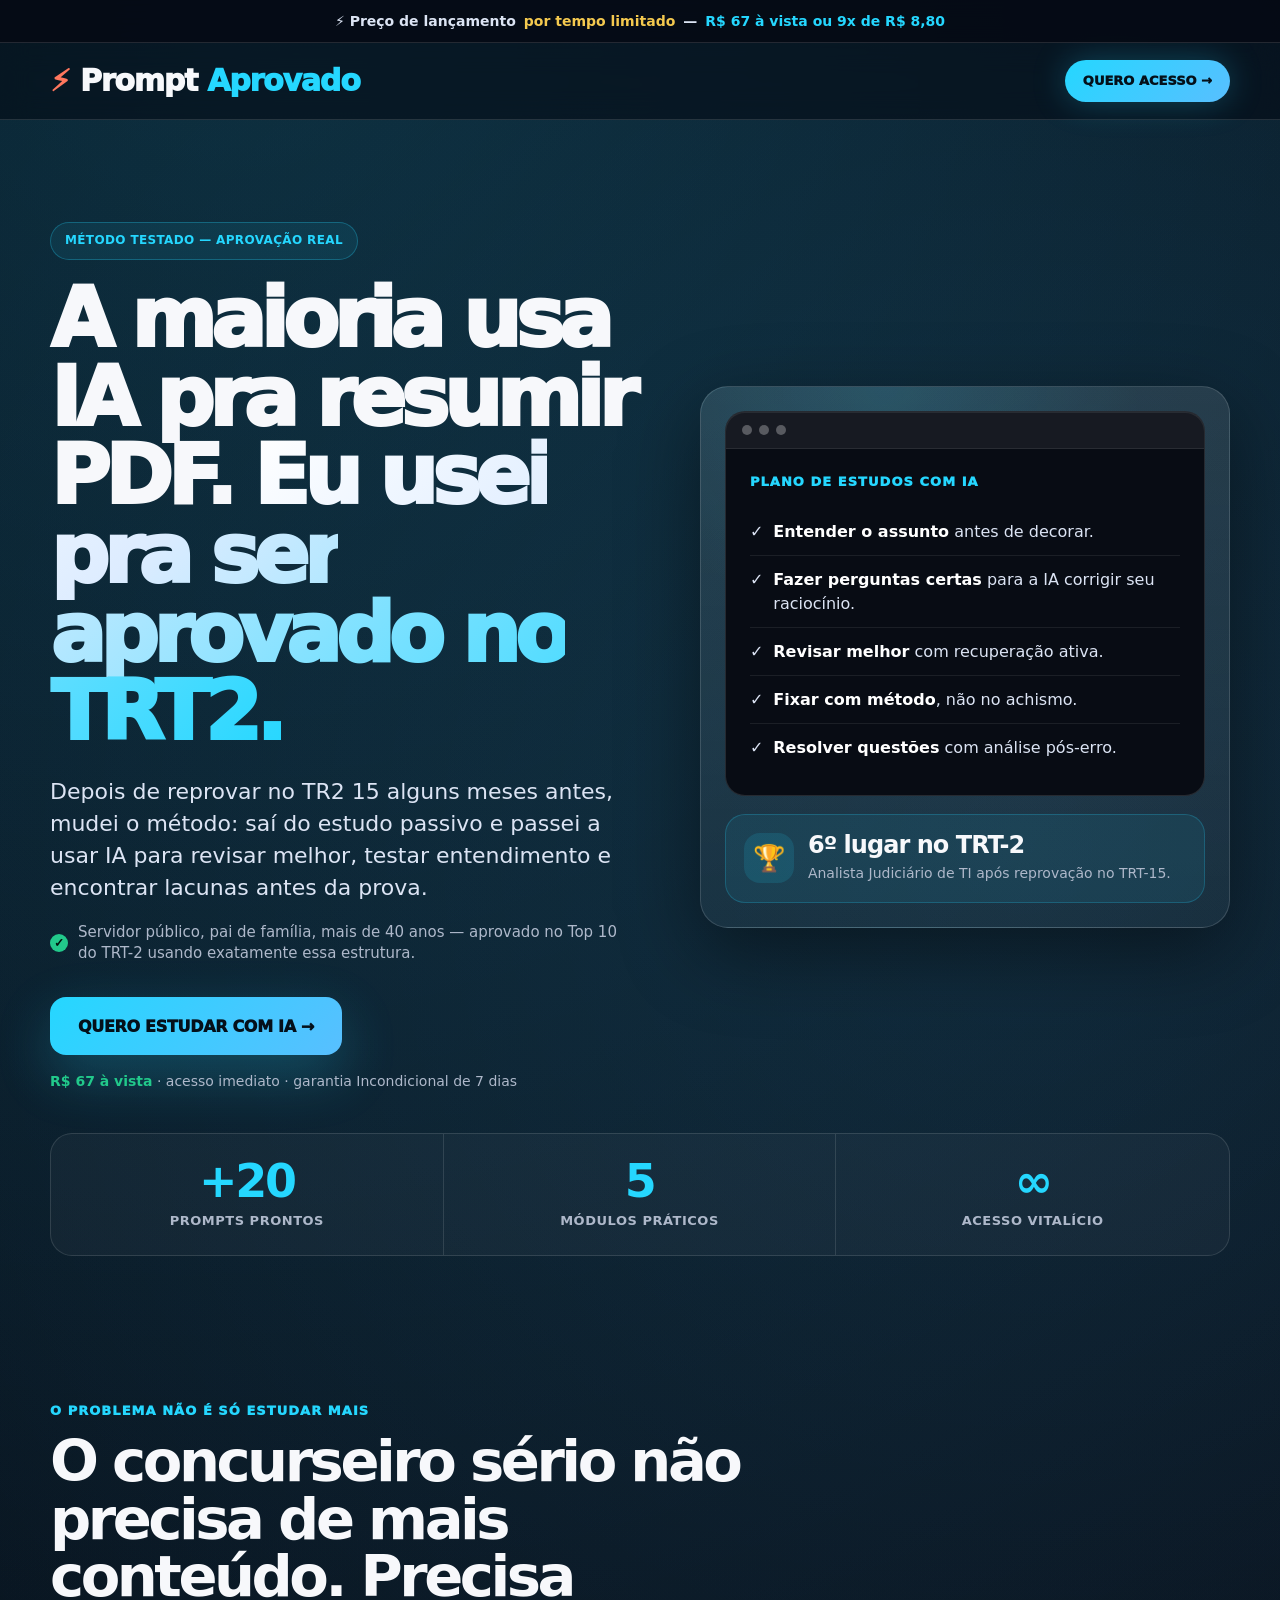
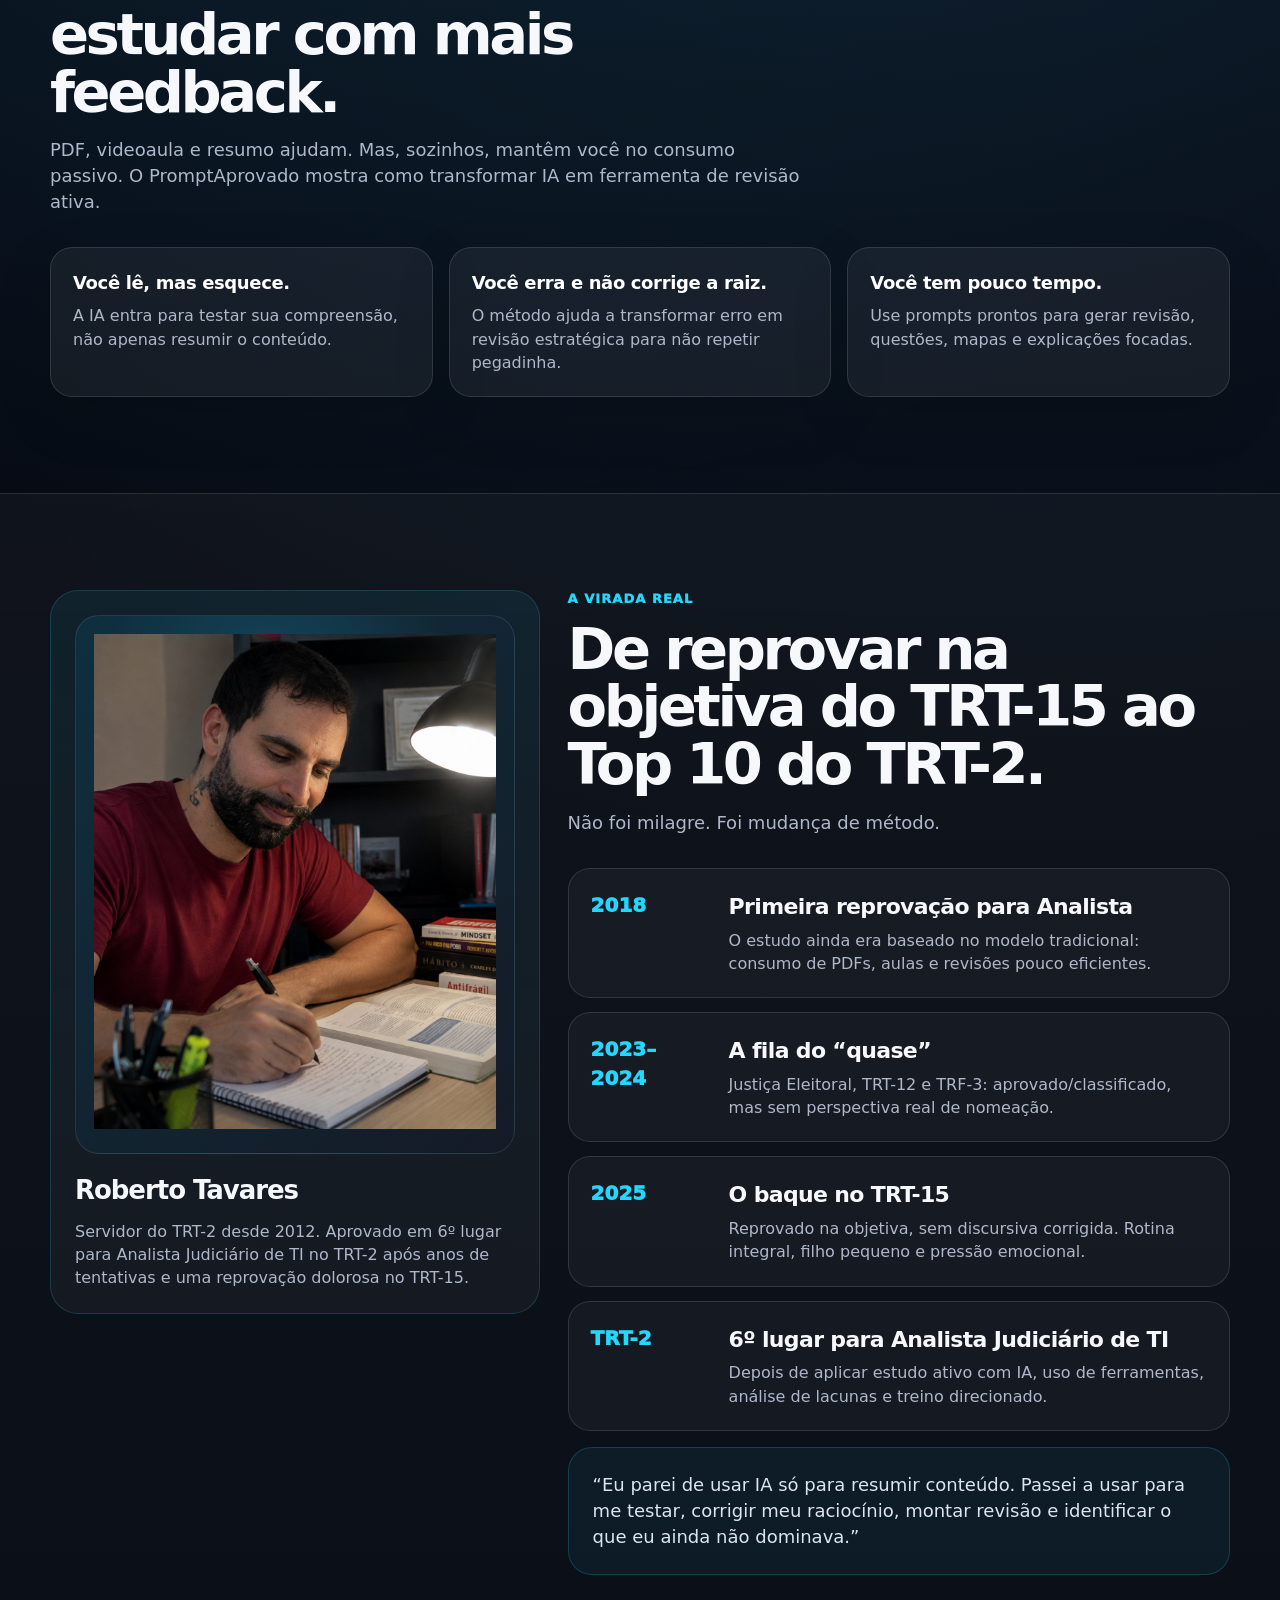
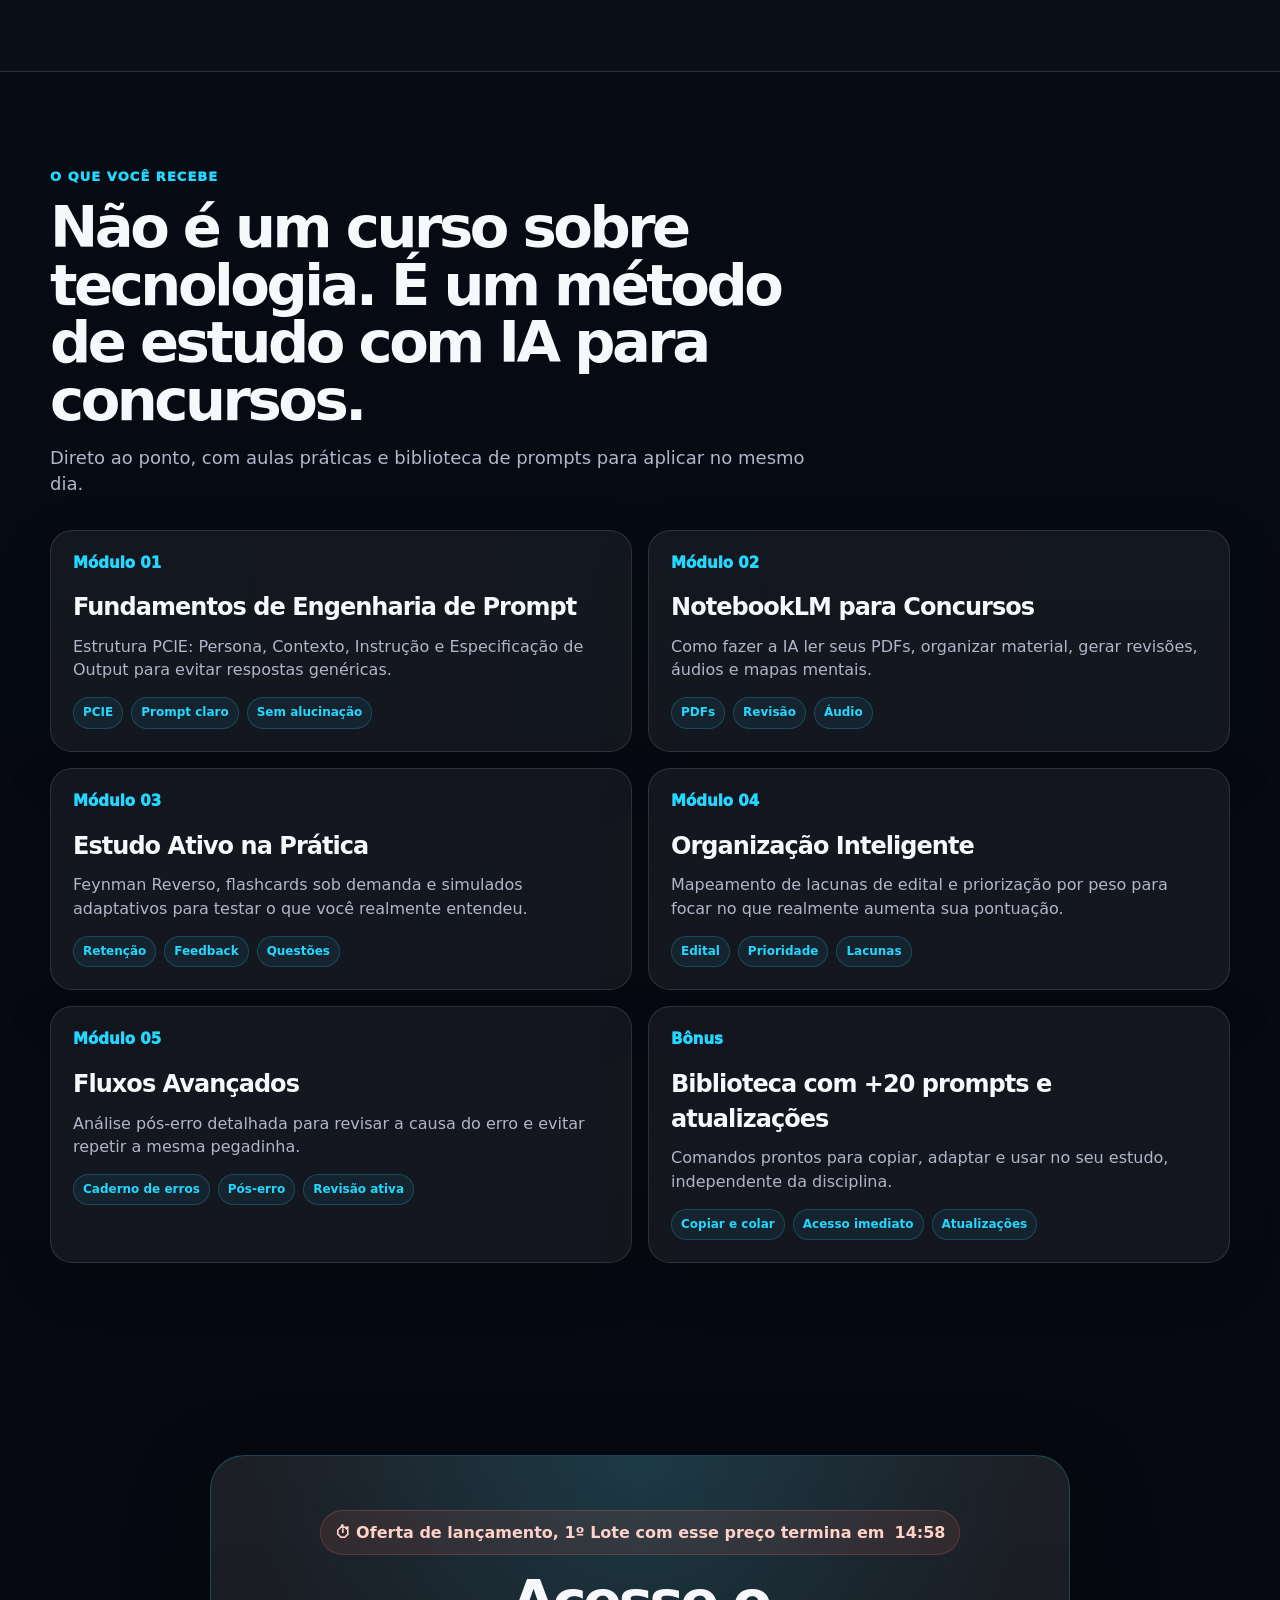
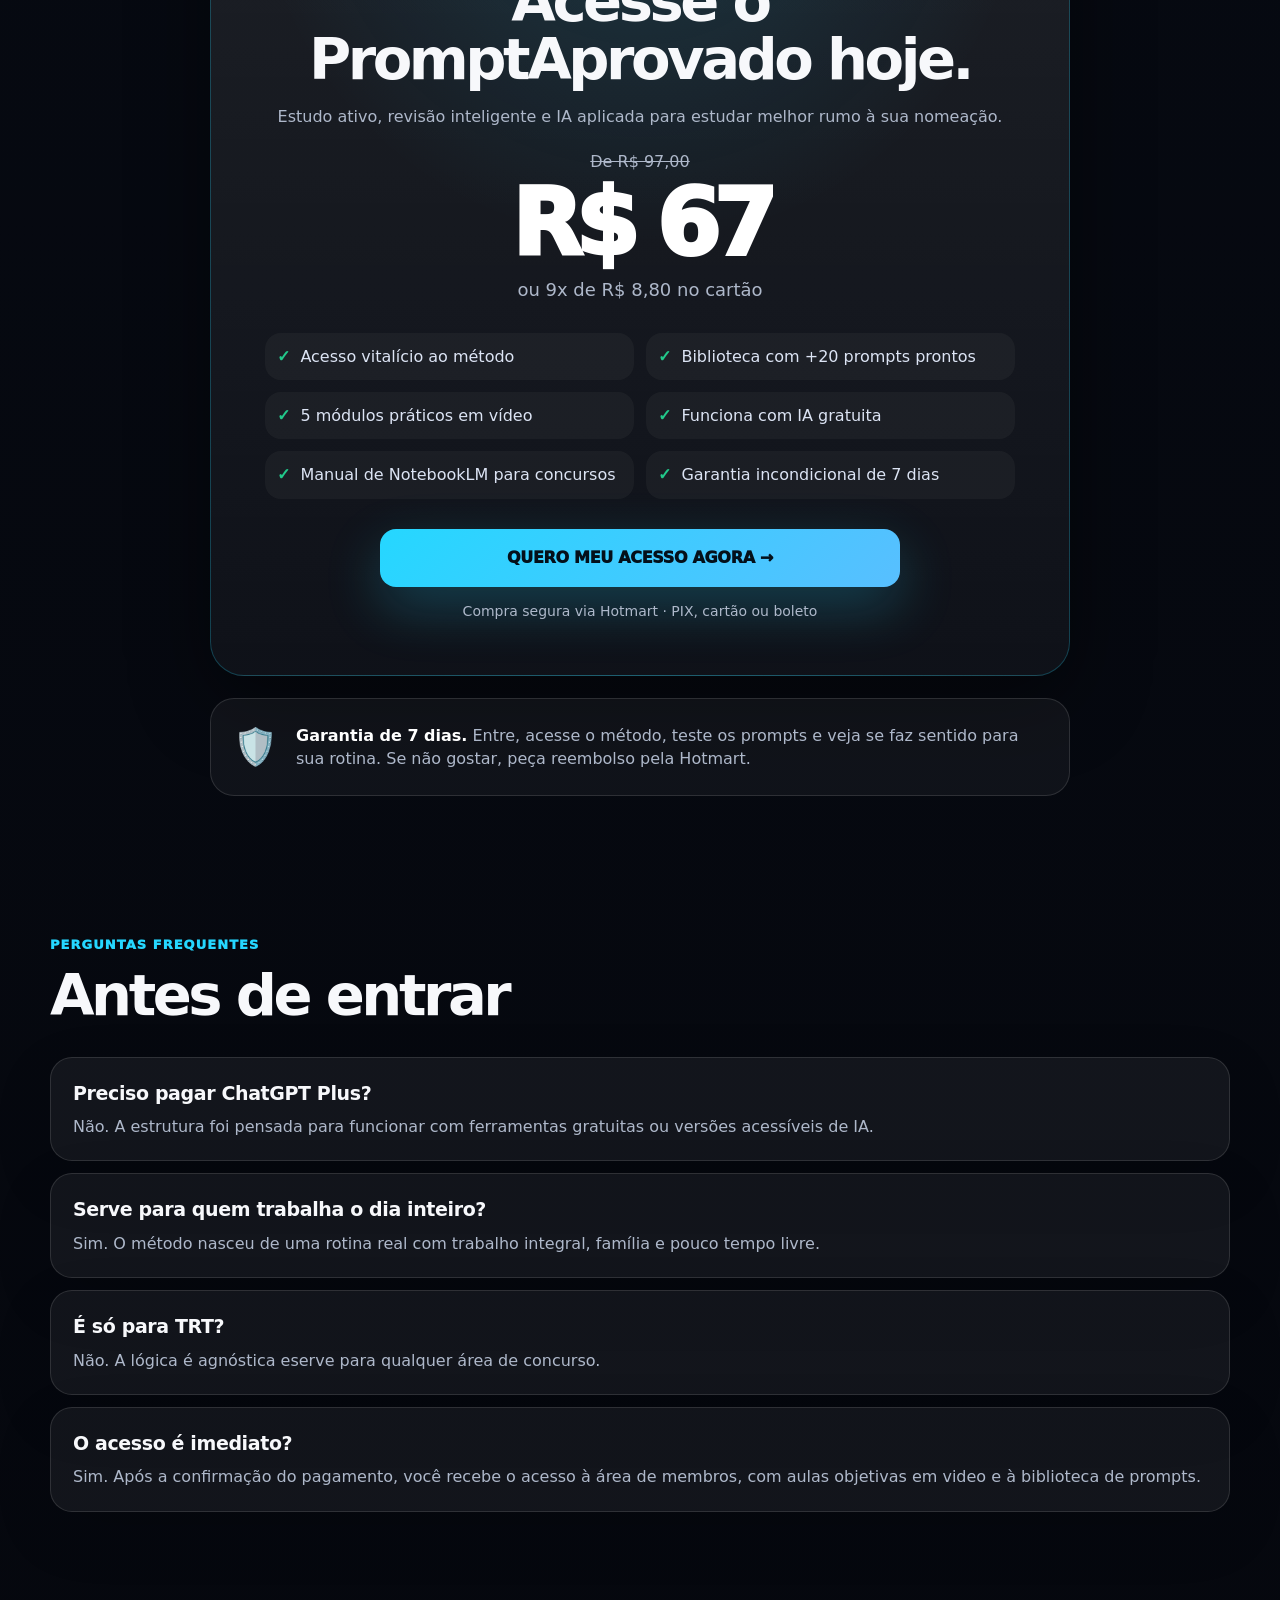
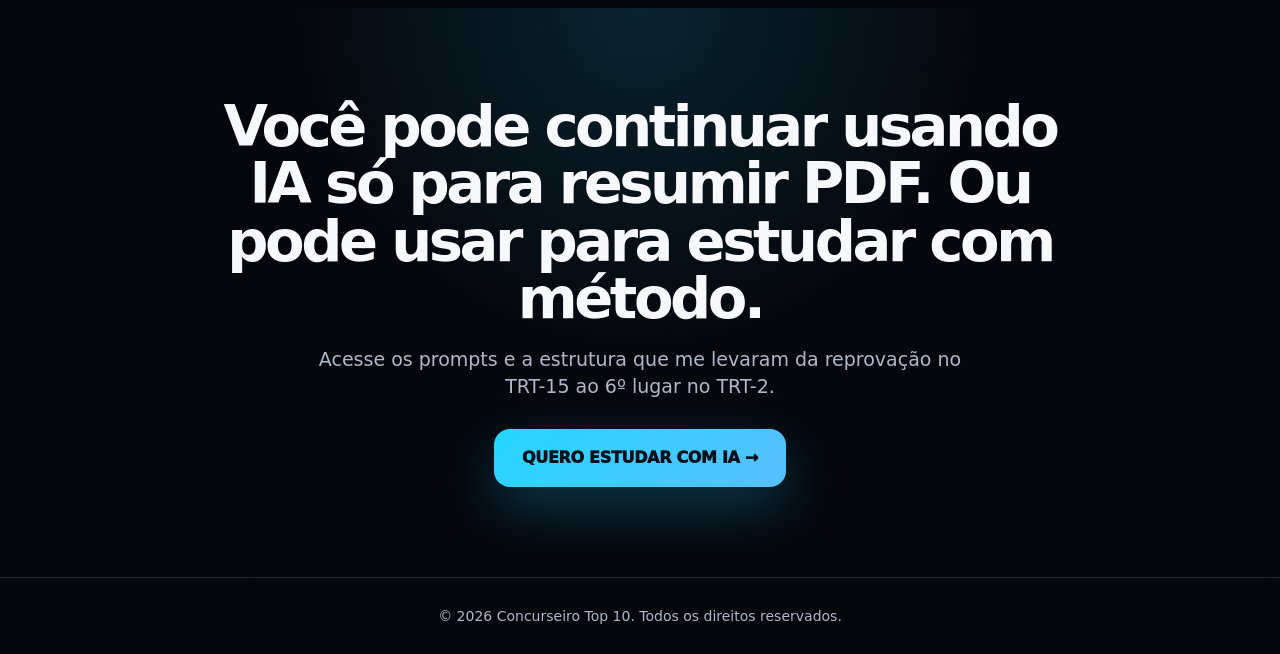
<file: index.html>
<!DOCTYPE html>
<html lang="pt-BR">
<head>
  <meta charset="UTF-8" />
  <meta name="viewport" content="width=device-width, initial-scale=1.0" />
  <title>PromptAprovado | IA aplicada à aprovação em concursos</title>
  <meta name="description" content="O método de estudo com IA que levou Roberto Tavares ao 6º lugar no TRT-2 após reprovar no TRT-15. Acesso vitalício, +20 prompts, 5 módulos práticos e garantia de 7 dias." />

  <!-- Meta Pixel Code -->
  <script src="js/pixel.js"></script>
  <noscript><img height="1" width="1" style="display:none"
          src="https://www.facebook.com/tr?id=990961440342976&ev=PageView&noscript=1" /></noscript>
  <!-- End Meta Pixel Code -->

  <style>
    :root {
      --bg: #060a12;
      --bg-2: #0b111d;
      --card: rgba(255,255,255,.055);
      --card-strong: rgba(255,255,255,.09);
      --line: rgba(255,255,255,.12);
      --text: #f7f8fb;
      --muted: #aeb8ca;
      --soft: #dce4f4;
      --cyan: #25d7ff;
      --cyan-2: #58bfff;
      --green: #22c98b;
      --gold: #f4c94f;
      --danger: #ff775e;
      --shadow: 0 24px 80px rgba(0,0,0,.45);
      --radius: 28px;
      --max: 1180px;
    }

    * { box-sizing: border-box; margin: 0; padding: 0; }

    html { scroll-behavior: smooth; }

    body {
      font-family: Inter, ui-sans-serif, system-ui, -apple-system, BlinkMacSystemFont, "Segoe UI", sans-serif;
      background:
        radial-gradient(circle at 20% 0%, rgba(37,215,255,.16), transparent 30%),
        radial-gradient(circle at 80% 12%, rgba(88,191,255,.12), transparent 26%),
        linear-gradient(180deg, #050812 0%, #070b14 42%, #05070d 100%);
      color: var(--text);
      line-height: 1.45;
      overflow-x: hidden;
    }

    a { color: inherit; text-decoration: none; }

    .container { width: min(var(--max), calc(100% - 40px)); margin: 0 auto; }

    .announcement {
      position: sticky;
      top: 0;
      z-index: 50;
      background: rgba(5, 8, 18, .9);
      backdrop-filter: blur(18px);
      border-bottom: 1px solid var(--line);
    }

    .announcement .inner {
      min-height: 42px;
      display: flex;
      justify-content: center;
      align-items: center;
      gap: 8px;
      color: var(--soft);
      font-size: 14px;
      font-weight: 750;
      text-align: center;
    }

    .announcement b { color: var(--gold); }
    .announcement strong { color: var(--cyan); }

    header {
      border-bottom: 1px solid var(--line);
      background: rgba(5, 8, 18, .55);
      backdrop-filter: blur(14px);
    }

    .nav {
      min-height: 76px;
      display: flex;
      align-items: center;
      justify-content: space-between;
      gap: 20px;
    }

    .logo {
      display: flex;
      align-items: center;
      gap: 10px;
      font-weight: 950;
      letter-spacing: -0.04em;
      font-size: clamp(22px, 2.4vw, 30px);
    }

    .bolt { color: var(--danger); }
    .logo span:last-child { color: var(--cyan); }

    .nav-cta {
      display: inline-flex;
      align-items: center;
      justify-content: center;
      min-height: 42px;
      padding: 0 18px;
      border-radius: 999px;
      background: linear-gradient(135deg, var(--cyan), var(--cyan-2));
      color: #04101a;
      font-weight: 950;
      font-size: 13px;
      box-shadow: 0 0 34px rgba(37,215,255,.26);
    }

    .hero {
      position: relative;
      padding: clamp(64px, 8vw, 110px) 0 50px;
    }

    .hero-grid {
      display: grid;
      grid-template-columns: 1.05fr .95fr;
      align-items: center;
      gap: clamp(34px, 5vw, 70px);
    }

    .eyebrow {
      display: inline-flex;
      align-items: center;
      gap: 8px;
      padding: 9px 14px;
      border: 1px solid rgba(37,215,255,.28);
      border-radius: 999px;
      background: rgba(37,215,255,.08);
      color: var(--cyan);
      font-size: 12px;
      font-weight: 900;
      text-transform: uppercase;
      letter-spacing: .03em;
      margin-bottom: 20px;
    }

    h1 {
      font-size: clamp(42px, 6.6vw, 82px);
      line-height: .96;
      letter-spacing: -0.07em;
      font-weight: 980;
      max-width: 860px;
    }

    .gradient {
      background: linear-gradient(135deg, #fff 0%, #ddecff 30%, var(--cyan) 100%);
      -webkit-background-clip: text;
      background-clip: text;
      color: transparent;
    }

    .highlight {
      position: relative;
      display: inline-block;
      color: var(--cyan);
      text-shadow: 0 0 38px rgba(37,215,255,.22);
    }

    .hero-copy {
      margin-top: 24px;
      max-width: 680px;
      color: var(--soft);
      font-size: clamp(18px, 2vw, 22px);
    }

    .proof-line {
      margin-top: 18px;
      display: flex;
      align-items: center;
      gap: 10px;
      color: var(--muted);
      font-size: 15px;
    }

    .check-dot {
      width: 18px;
      height: 18px;
      border-radius: 50%;
      display: inline-flex;
      align-items: center;
      justify-content: center;
      background: var(--green);
      color: #02120c;
      font-size: 12px;
      font-weight: 950;
      flex: 0 0 auto;
    }

    .hero-actions {
      display: flex;
      flex-wrap: wrap;
      align-items: center;
      gap: 16px;
      margin-top: 32px;
    }

    .btn-primary {
      display: inline-flex;
      align-items: center;
      justify-content: center;
      gap: 10px;
      min-height: 58px;
      padding: 0 28px;
      border-radius: 16px;
      background: linear-gradient(135deg, var(--cyan), var(--cyan-2));
      color: #04101a;
      font-weight: 980;
      letter-spacing: -0.02em;
      box-shadow: 0 20px 55px rgba(37,215,255,.24);
      transition: transform .2s ease, box-shadow .2s ease;
    }

    .btn-primary:hover { transform: translateY(-2px); box-shadow: 0 24px 70px rgba(37,215,255,.32); }

    .micro {
      color: var(--muted);
      font-size: 14px;
    }

    .micro b { color: var(--green); }

    .hero-card {
      position: relative;
      border: 1px solid rgba(255,255,255,.14);
      background:
        linear-gradient(180deg, rgba(255,255,255,.1), rgba(255,255,255,.04)),
        radial-gradient(circle at 35% 0%, rgba(37,215,255,.12), transparent 40%);
      border-radius: var(--radius);
      padding: 24px;
      box-shadow: var(--shadow);
      overflow: hidden;
    }

    .hero-card:before {
      content: "";
      position: absolute;
      inset: -1px;
      background: linear-gradient(135deg, rgba(37,215,255,.38), transparent 34%, transparent 64%, rgba(255,255,255,.12));
      opacity: .45;
      pointer-events: none;
      mask: linear-gradient(#000 0 0) content-box, linear-gradient(#000 0 0);
      -webkit-mask: linear-gradient(#000 0 0) content-box, linear-gradient(#000 0 0);
      padding: 1px;
      border-radius: var(--radius);
      -webkit-mask-composite: xor;
      mask-composite: exclude;
    }

    .screen {
      border-radius: 20px;
      background: #080c14;
      border: 1px solid rgba(255,255,255,.12);
      overflow: hidden;
      box-shadow: inset 0 1px 0 rgba(255,255,255,.08);
    }

    .screen-top {
      display: flex;
      align-items: center;
      gap: 7px;
      padding: 13px 16px;
      background: rgba(255,255,255,.06);
      border-bottom: 1px solid rgba(255,255,255,.08);
    }

    .dot { width: 10px; height: 10px; border-radius: 50%; background: rgba(255,255,255,.28); }
    .screen-body { padding: 24px; }

    .doc-title {
      color: var(--cyan);
      font-size: 13px;
      font-weight: 950;
      letter-spacing: .08em;
      text-transform: uppercase;
      margin-bottom: 16px;
    }

    .doc-line {
      display: flex;
      gap: 10px;
      padding: 12px 0;
      border-bottom: 1px solid rgba(255,255,255,.08);
      color: var(--soft);
      font-size: 16px;
    }

    .doc-line:last-child { border-bottom: none; }
    .doc-line b { color: #fff; }

    .rank-card {
      margin-top: 18px;
      display: grid;
      grid-template-columns: auto 1fr;
      gap: 14px;
      align-items: center;
      padding: 18px;
      border-radius: 20px;
      background: rgba(37,215,255,.08);
      border: 1px solid rgba(37,215,255,.22);
    }

    .rank-icon {
      width: 50px;
      height: 50px;
      display: flex;
      align-items: center;
      justify-content: center;
      border-radius: 16px;
      background: rgba(37,215,255,.13);
      font-size: 26px;
    }

    .rank-card h3 {
      font-size: 24px;
      line-height: 1;
      letter-spacing: -0.04em;
    }

    .rank-card p { color: var(--muted); margin-top: 6px; font-size: 14px; }

    .stats {
      display: grid;
      grid-template-columns: repeat(3, 1fr);
      border: 1px solid var(--line);
      border-radius: 22px;
      overflow: hidden;
      margin-top: 42px;
      background: rgba(255,255,255,.035);
    }

    .stat { padding: 24px; text-align: center; border-right: 1px solid var(--line); }
    .stat:last-child { border-right: none; }
    .stat strong { display: block; color: var(--cyan); font-size: clamp(32px, 4vw, 46px); line-height: 1; letter-spacing: -0.05em; }
    .stat span { margin-top: 8px; display: block; color: var(--muted); font-size: 13px; font-weight: 900; text-transform: uppercase; letter-spacing: .04em; }

    section { padding: clamp(62px, 8vw, 96px) 0; }

    .section-head { max-width: 760px; margin-bottom: 32px; }
    .section-kicker { color: var(--cyan); font-weight: 950; text-transform: uppercase; font-size: 13px; letter-spacing: .08em; margin-bottom: 12px; }
    h2 { font-size: clamp(34px, 4.5vw, 58px); line-height: 1; letter-spacing: -0.06em; }
    .section-head p { color: var(--muted); font-size: 18px; margin-top: 16px; }

    .pain-grid, .modules-grid, .bonus-grid {
      display: grid;
      grid-template-columns: repeat(3, 1fr);
      gap: 16px;
    }

    .pain-card, .module, .bonus, .faq-item {
      border: 1px solid var(--line);
      background: var(--card);
      border-radius: 22px;
      padding: 22px;
      box-shadow: 0 20px 60px rgba(0,0,0,.12);
    }

    .pain-card strong { color: #fff; display: block; font-size: 18px; margin-bottom: 8px; letter-spacing: -0.02em; }
    .pain-card p, .module p, .bonus p, .faq-item p { color: var(--muted); }

    .story {
      background: linear-gradient(180deg, rgba(255,255,255,.035), rgba(255,255,255,.015));
      border-top: 1px solid var(--line);
      border-bottom: 1px solid var(--line);
    }

    .story-grid {
      display: grid;
      grid-template-columns: .85fr 1.15fr;
      gap: 28px;
      align-items: start;
    }

    .profile {
      position: sticky;
      top: 90px;
      border: 1px solid rgba(37,215,255,.18);
      background: linear-gradient(180deg, rgba(37,215,255,.08), rgba(255,255,255,.04));
      border-radius: var(--radius);
      padding: 24px;
    }

    .photo-placeholder {
      aspect-ratio: 1 / 1;
      border-radius: 24px;
      background:
        linear-gradient(135deg, rgba(37,215,255,.15), rgba(255,255,255,.04)),
        radial-gradient(circle at 45% 15%, rgba(37,215,255,.18), transparent 35%),
        #0b111d;
      border: 1px solid rgba(255,255,255,.1);
      display: grid;
      place-items: center;
      text-align: center;
      color: var(--muted);
      padding: 18px;
      margin-bottom: 18px;
    }

    .profile h3 { font-size: 26px; letter-spacing: -0.04em; }
    .profile p { margin-top: 10px; color: var(--muted); }

    .timeline { display: grid; gap: 14px; }

    .timeline-item {
      display: grid;
      grid-template-columns: 120px 1fr;
      gap: 18px;
      padding: 22px;
      border: 1px solid var(--line);
      background: rgba(255,255,255,.04);
      border-radius: 22px;
    }

    .year { color: var(--cyan); font-weight: 980; font-size: 20px; }
    .timeline-item h3 { font-size: 22px; letter-spacing: -0.03em; }
    .timeline-item p { color: var(--muted); margin-top: 6px; }

    .quote {
      margin-top: 16px;
      padding: 24px;
      border-radius: 24px;
      border: 1px solid rgba(37,215,255,.2);
      background: rgba(37,215,255,.06);
      color: var(--soft);
      font-size: 18px;
    }

    .modules-grid { grid-template-columns: repeat(2, 1fr); }
    .module { position: relative; min-height: 190px; }
    .module-num { color: var(--cyan); font-weight: 980; font-size: 15px; margin-bottom: 16px; }
    .module h3 { font-size: 24px; letter-spacing: -0.04em; margin-bottom: 10px; }
    .tag-row { display: flex; flex-wrap: wrap; gap: 8px; margin-top: 16px; }
    .tag { font-size: 12px; color: var(--cyan); border: 1px solid rgba(37,215,255,.22); background: rgba(37,215,255,.07); border-radius: 999px; padding: 6px 9px; font-weight: 850; }

    .offer {
      position: relative;
      padding-bottom: 120px;
    }

    .offer-card {
      max-width: 860px;
      margin: 0 auto;
      border: 1px solid rgba(37,215,255,.24);
      border-radius: 34px;
      padding: clamp(28px, 5vw, 54px);
      background:
        radial-gradient(circle at 50% 0%, rgba(37,215,255,.15), transparent 42%),
        linear-gradient(180deg, rgba(255,255,255,.09), rgba(255,255,255,.04));
      box-shadow: var(--shadow);
      text-align: center;
    }

    .timer {
      display: inline-flex;
      align-items: center;
      justify-content: center;
      gap: 10px;
      padding: 10px 14px;
      border-radius: 999px;
      background: rgba(255,119,94,.1);
      color: #ffd1c8;
      border: 1px solid rgba(255,119,94,.22);
      font-weight: 900;
      margin-bottom: 18px;
    }

    .price-old { color: var(--muted); text-decoration: line-through; margin-top: 22px; }
    .price { font-size: clamp(58px, 8vw, 92px); font-weight: 980; letter-spacing: -0.08em; color: #fff; line-height: 1; margin: 6px 0; }
    .installments { color: var(--muted); font-size: 18px; }

    .offer-list {
      display: grid;
      grid-template-columns: repeat(2, 1fr);
      gap: 12px;
      text-align: left;
      margin: 30px 0;
    }

    .offer-list li {
      list-style: none;
      display: flex;
      gap: 10px;
      color: var(--soft);
      padding: 12px;
      border-radius: 16px;
      background: rgba(255,255,255,.04);
    }

    .offer-list li:before { content: "✓"; color: var(--green); font-weight: 950; }

    .guarantee {
      display: grid;
      grid-template-columns: auto 1fr;
      gap: 18px;
      align-items: center;
      max-width: 860px;
      margin: 22px auto 0;
      padding: 22px;
      border: 1px solid var(--line);
      background: rgba(255,255,255,.045);
      border-radius: 24px;
      color: var(--muted);
    }

    .seal { font-size: 36px; }
    .guarantee b { color: #fff; }

    .faq { padding-top: 20px; }
    .faq-grid { display: grid; gap: 12px; }
    .faq-item h3 { font-size: 19px; letter-spacing: -0.02em; margin-bottom: 8px; }

    .final {
      text-align: center;
      padding: 90px 0;
      background: radial-gradient(circle at 50% 0%, rgba(37,215,255,.13), transparent 40%);
    }

    .final h2 { max-width: 850px; margin: 0 auto 18px; }
    .final p { max-width: 680px; margin: 0 auto 28px; color: var(--muted); font-size: 19px; }

    footer {
      border-top: 1px solid var(--line);
      padding: 28px 0;
      color: var(--muted);
      font-size: 14px;
      text-align: center;
    }

    .mobile-sticky {
      display: none;
      position: fixed;
      left: 12px;
      right: 12px;
      bottom: 12px;
      z-index: 70;
    }

    .mobile-sticky .btn-primary { width: 100%; min-height: 54px; }

    @media (max-width: 920px) {
      .hero-grid, .story-grid { grid-template-columns: 1fr; }
      .profile { position: relative; top: auto; }
      .pain-grid, .bonus-grid { grid-template-columns: 1fr; }
      .modules-grid { grid-template-columns: 1fr; }
      .offer-list { grid-template-columns: 1fr; }
      .stats { grid-template-columns: 1fr; }
      .stat { border-right: none; border-bottom: 1px solid var(--line); }
      .stat:last-child { border-bottom: none; }
    }

    @media (max-width: 640px) {
      .container { width: min(100% - 28px, var(--max)); }
      .nav { min-height: 66px; }
      .nav-cta { display: none; }
      .hero { padding-top: 42px; }
      .hero-actions .btn-primary { width: 100%; }
      .timeline-item { grid-template-columns: 1fr; }
      .mobile-sticky { display: block; }
      body { padding-bottom: 82px; }
    }
  </style>
</head>

<body>
  <div class="announcement">
    <div class="container inner">
      ⚡ Preço de lançamento <b>por tempo limitado</b> — <strong>R$ 67 à vista ou 9x de R$ 8,80</strong>
    </div>
  </div>

  <header>
    <div class="container nav">
      <a class="logo" href="#top" aria-label="PromptAprovado">
        <span class="bolt">⚡</span>
        <span>Prompt</span><span>Aprovado</span>
      </a>
      <a class="nav-cta" href="/acesso/" target="_blank" rel="noopener">QUERO ACESSO →</a>
    </div>
  </header>

  <main id="top">
    <section class="hero">
      <div class="container hero-grid">
        <div>
          <div class="eyebrow">Método testado — aprovação real</div>
          <h1>A maioria usa IA pra resumir PDF. <span class="gradient">Eu usei pra ser aprovado no TRT2.</span></h1>
          <p class="hero-copy">
            Depois de reprovar no TR2 15 alguns meses antes, mudei o método: saí do estudo passivo e passei a usar IA para revisar melhor, testar entendimento e encontrar lacunas antes da prova.
          </p>
          <div class="proof-line">
            <span class="check-dot">✓</span>
            <span>Servidor público, pai de família, mais de 40 anos — aprovado no Top 10 do TRT-2 usando exatamente essa estrutura.</span>
          </div>
          <div class="hero-actions">
            <a class="btn-primary" href="/acesso/" target="_blank" rel="noopener">QUERO ESTUDAR COM IA →</a>
            <p class="micro"><b>R$ 67 à vista</b> · acesso imediato · garantia Incondicional de 7 dias</p>
          </div>
        </div>

        <div class="hero-card" aria-label="Prévia do método PromptAprovado">
          <div class="screen">
            <div class="screen-top"><span class="dot"></span><span class="dot"></span><span class="dot"></span></div>
            <div class="screen-body">
              <div class="doc-title">Plano de estudos com IA</div>
              <div class="doc-line"><span>✓</span><span><b>Entender o assunto</b> antes de decorar.</span></div>
              <div class="doc-line"><span>✓</span><span><b>Fazer perguntas certas</b> para a IA corrigir seu raciocínio.</span></div>
              <div class="doc-line"><span>✓</span><span><b>Revisar melhor</b> com recuperação ativa.</span></div>
              <div class="doc-line"><span>✓</span><span><b>Fixar com método</b>, não no achismo.</span></div>
              <div class="doc-line"><span>✓</span><span><b>Resolver questões</b> com análise pós-erro.</span></div>
            </div>
          </div>
          <div class="rank-card">
            <div class="rank-icon">🏆</div>
            <div>
              <h3>6º lugar no TRT-2</h3>
              <p>Analista Judiciário de TI após reprovação no TRT-15.</p>
            </div>
          </div>
        </div>
      </div>

      <div class="container stats">
        <div class="stat"><strong>+20</strong><span>prompts prontos</span></div>
        <div class="stat"><strong>5</strong><span>módulos práticos</span></div>
        <div class="stat"><strong>∞</strong><span>acesso vitalício</span></div>
      </div>
    </section>

    <section>
      <div class="container">
        <div class="section-head">
          <div class="section-kicker">O problema não é só estudar mais</div>
          <h2>O concurseiro sério não precisa de mais conteúdo. Precisa estudar com mais feedback.</h2>
          <p>PDF, videoaula e resumo ajudam. Mas, sozinhos, mantêm você no consumo passivo. O PromptAprovado mostra como transformar IA em ferramenta de revisão ativa.</p>
        </div>

        <div class="pain-grid">
          <div class="pain-card"><strong>Você lê, mas esquece.</strong><p>A IA entra para testar sua compreensão, não apenas resumir o conteúdo.</p></div>
          <div class="pain-card"><strong>Você erra e não corrige a raiz.</strong><p>O método ajuda a transformar erro em revisão estratégica para não repetir pegadinha.</p></div>
          <div class="pain-card"><strong>Você tem pouco tempo.</strong><p>Use prompts prontos para gerar revisão, questões, mapas e explicações focadas.</p></div>
        </div>
      </div>
    </section>

    <section class="story">
      <div class="container story-grid">
        <aside class="profile">
          <div class="photo-placeholder">
            <div>
              <img src="img/foto-roberto.png" alt="Foto de Roberto Tavares" width="100%" height="100%" />
            </div>
          </div>
          <h3>Roberto Tavares</h3>
          <p>Servidor do TRT-2 desde 2012. Aprovado em 6º lugar para Analista Judiciário de TI no TRT-2 após anos de tentativas e uma reprovação dolorosa no TRT-15.</p>
        </aside>

        <div>
          <div class="section-head">
            <div class="section-kicker">A virada real</div>
            <h2>De reprovar na objetiva do TRT-15 ao Top 10 do TRT-2.</h2>
            <p>Não foi milagre. Foi mudança de método.</p>
          </div>

          <div class="timeline">
            <div class="timeline-item"><div class="year">2018</div><div><h3>Primeira reprovação para Analista</h3><p>O estudo ainda era baseado no modelo tradicional: consumo de PDFs, aulas e revisões pouco eficientes.</p></div></div>
            <div class="timeline-item"><div class="year">2023–2024</div><div><h3>A fila do “quase”</h3><p>Justiça Eleitoral, TRT-12 e TRF-3: aprovado/classificado, mas sem perspectiva real de nomeação.</p></div></div>
            <div class="timeline-item"><div class="year">2025</div><div><h3>O baque no TRT-15</h3><p>Reprovado na objetiva, sem discursiva corrigida. Rotina integral, filho pequeno e pressão emocional.</p></div></div>
            <div class="timeline-item"><div class="year">TRT-2</div><div><h3>6º lugar para Analista Judiciário de TI</h3><p>Depois de aplicar estudo ativo com IA, uso de ferramentas, análise de lacunas e treino direcionado.</p></div></div>
          </div>

          <div class="quote">
            “Eu parei de usar IA só para resumir conteúdo. Passei a usar para me testar, corrigir meu raciocínio, montar revisão e identificar o que eu ainda não dominava.”
          </div>
        </div>
      </div>
    </section>

    <section>
      <div class="container">
        <div class="section-head">
          <div class="section-kicker">O que você recebe</div>
          <h2>Não é um curso sobre tecnologia. É um método de estudo com IA para concursos.</h2>
          <p>Direto ao ponto, com aulas práticas e biblioteca de prompts para aplicar no mesmo dia.</p>
        </div>

        <div class="modules-grid">
          <div class="module"><div class="module-num">Módulo 01</div><h3>Fundamentos de Engenharia de Prompt</h3><p>Estrutura PCIE: Persona, Contexto, Instrução e Especificação de Output para evitar respostas genéricas.</p><div class="tag-row"><span class="tag">PCIE</span><span class="tag">Prompt claro</span><span class="tag">Sem alucinação</span></div></div>
          <div class="module"><div class="module-num">Módulo 02</div><h3>NotebookLM para Concursos</h3><p>Como fazer a IA ler seus PDFs, organizar material, gerar revisões, áudios e mapas mentais.</p><div class="tag-row"><span class="tag">PDFs</span><span class="tag">Revisão</span><span class="tag">Áudio</span></div></div>
          <div class="module"><div class="module-num">Módulo 03</div><h3>Estudo Ativo na Prática</h3><p>Feynman Reverso, flashcards sob demanda e simulados adaptativos para testar o que você realmente entendeu.</p><div class="tag-row"><span class="tag">Retenção</span><span class="tag">Feedback</span><span class="tag">Questões</span></div></div>
          <div class="module"><div class="module-num">Módulo 04</div><h3>Organização Inteligente</h3><p>Mapeamento de lacunas de edital e priorização por peso para focar no que realmente aumenta sua pontuação.</p><div class="tag-row"><span class="tag">Edital</span><span class="tag">Prioridade</span><span class="tag">Lacunas</span></div></div>
          <div class="module"><div class="module-num">Módulo 05</div><h3>Fluxos Avançados</h3><p>Análise pós-erro detalhada para revisar a causa do erro e evitar repetir a mesma pegadinha.</p><div class="tag-row"><span class="tag">Caderno de erros</span><span class="tag">Pós-erro</span><span class="tag">Revisão ativa</span></div></div>
          <div class="module"><div class="module-num">Bônus</div><h3>Biblioteca com +20 prompts e atualizações</h3><p>Comandos prontos para copiar, adaptar e usar no seu estudo, independente da disciplina.</p><div class="tag-row"><span class="tag">Copiar e colar</span><span class="tag">Acesso imediato</span><span class="tag">Atualizações</span></div></div>
        </div>
      </div>
    </section>

    <section class="offer" id="oferta">
      <div class="container">
        <div class="offer-card">
          <div class="timer">⏱ Oferta de lançamento, 1º Lote com esse preço termina em <span id="countdown">35:34</span></div>
          <h2>Acesse o PromptAprovado hoje.</h2>
          <p class="section-head" style="margin: 16px auto 0; color: var(--muted);">Estudo ativo, revisão inteligente e IA aplicada para estudar melhor rumo à sua nomeação.</p>
          <div class="price-old">De R$ 97,00</div>
          <div class="price">R$ 67</div>
          <div class="installments">ou 9x de R$ 8,80 no cartão</div>

          <ul class="offer-list">
            <li>Acesso vitalício ao método</li>
            <li>Biblioteca com +20 prompts prontos</li>
            <li>5 módulos práticos em vídeo</li>
            <li>Funciona com IA gratuita</li>
            <li>Manual de NotebookLM para concursos</li>
            <li>Garantia incondicional de 7 dias</li>
          </ul>

          <a class="btn-primary" href="/acesso/" style="width: min(100%, 520px);" target="_blank" rel="noopener">QUERO MEU ACESSO AGORA →</a>
          <p class="micro" style="margin-top: 14px;">Compra segura via Hotmart · PIX, cartão ou boleto</p>
        </div>

        <div class="guarantee">
          <div class="seal">🛡️</div>
          <p><b>Garantia de 7 dias.</b> Entre, acesse o método, teste os prompts e veja se faz sentido para sua rotina. Se não gostar, peça reembolso pela Hotmart.</p>
        </div>
      </div>
    </section>

    <section class="faq">
      <div class="container">
        <div class="section-head">
          <div class="section-kicker">Perguntas frequentes</div>
          <h2>Antes de entrar</h2>
        </div>

        <div class="faq-grid">
          <div class="faq-item"><h3>Preciso pagar ChatGPT Plus?</h3><p>Não. A estrutura foi pensada para funcionar com ferramentas gratuitas ou versões acessíveis de IA.</p></div>
          <div class="faq-item"><h3>Serve para quem trabalha o dia inteiro?</h3><p>Sim. O método nasceu de uma rotina real com trabalho integral, família e pouco tempo livre.</p></div>
          <div class="faq-item"><h3>É só para TRT?</h3><p>Não. A lógica é agnóstica eserve para qualquer área de concurso.</p></div>
          <div class="faq-item"><h3>O acesso é imediato?</h3><p>Sim. Após a confirmação do pagamento, você recebe o acesso à área de membros, com aulas objetivas em video e à biblioteca de prompts.</p></div>
        </div>
      </div>
    </section>

    <section class="final">
      <div class="container">
        <h2>Você pode continuar usando IA só para resumir PDF. Ou pode usar para estudar com método.</h2>
        <p>Acesse os prompts e a estrutura que me levaram da reprovação no TRT-15 ao 6º lugar no TRT-2.</p>
        <a class="btn-primary" href="/acesso/" target="_blank" rel="noopener">QUERO ESTUDAR COM IA →</a>
      </div>
    </section>
  </main>

  <footer>
    <div class="container">© 2026 Concurseiro Top 10. Todos os direitos reservados.</div>
  </footer>

  <div class="mobile-sticky">
    <a class="btn-primary" href="/acesso/" target="_blank" rel="noopener">QUERO ACESSO AGORA →</a>
  </div>

  <script>
    const countdownEl = document.getElementById('countdown');
    let seconds = 15 * 60;

    function updateCountdown() {
      const min = String(Math.floor(seconds / 60)).padStart(2, '0');
      const sec = String(seconds % 60).padStart(2, '0');
      countdownEl.textContent = `${min}:${sec}`;
      if (seconds > 0) seconds -= 1;
    }

    updateCountdown();
    setInterval(updateCountdown, 1000);
  </script>

  <!-- Pixel & Conversions API (CAPI) Integration -->
  <script src="js/capi.js"></script>
  <script src="js/events.js"></script>
</body>
</html>
</file>
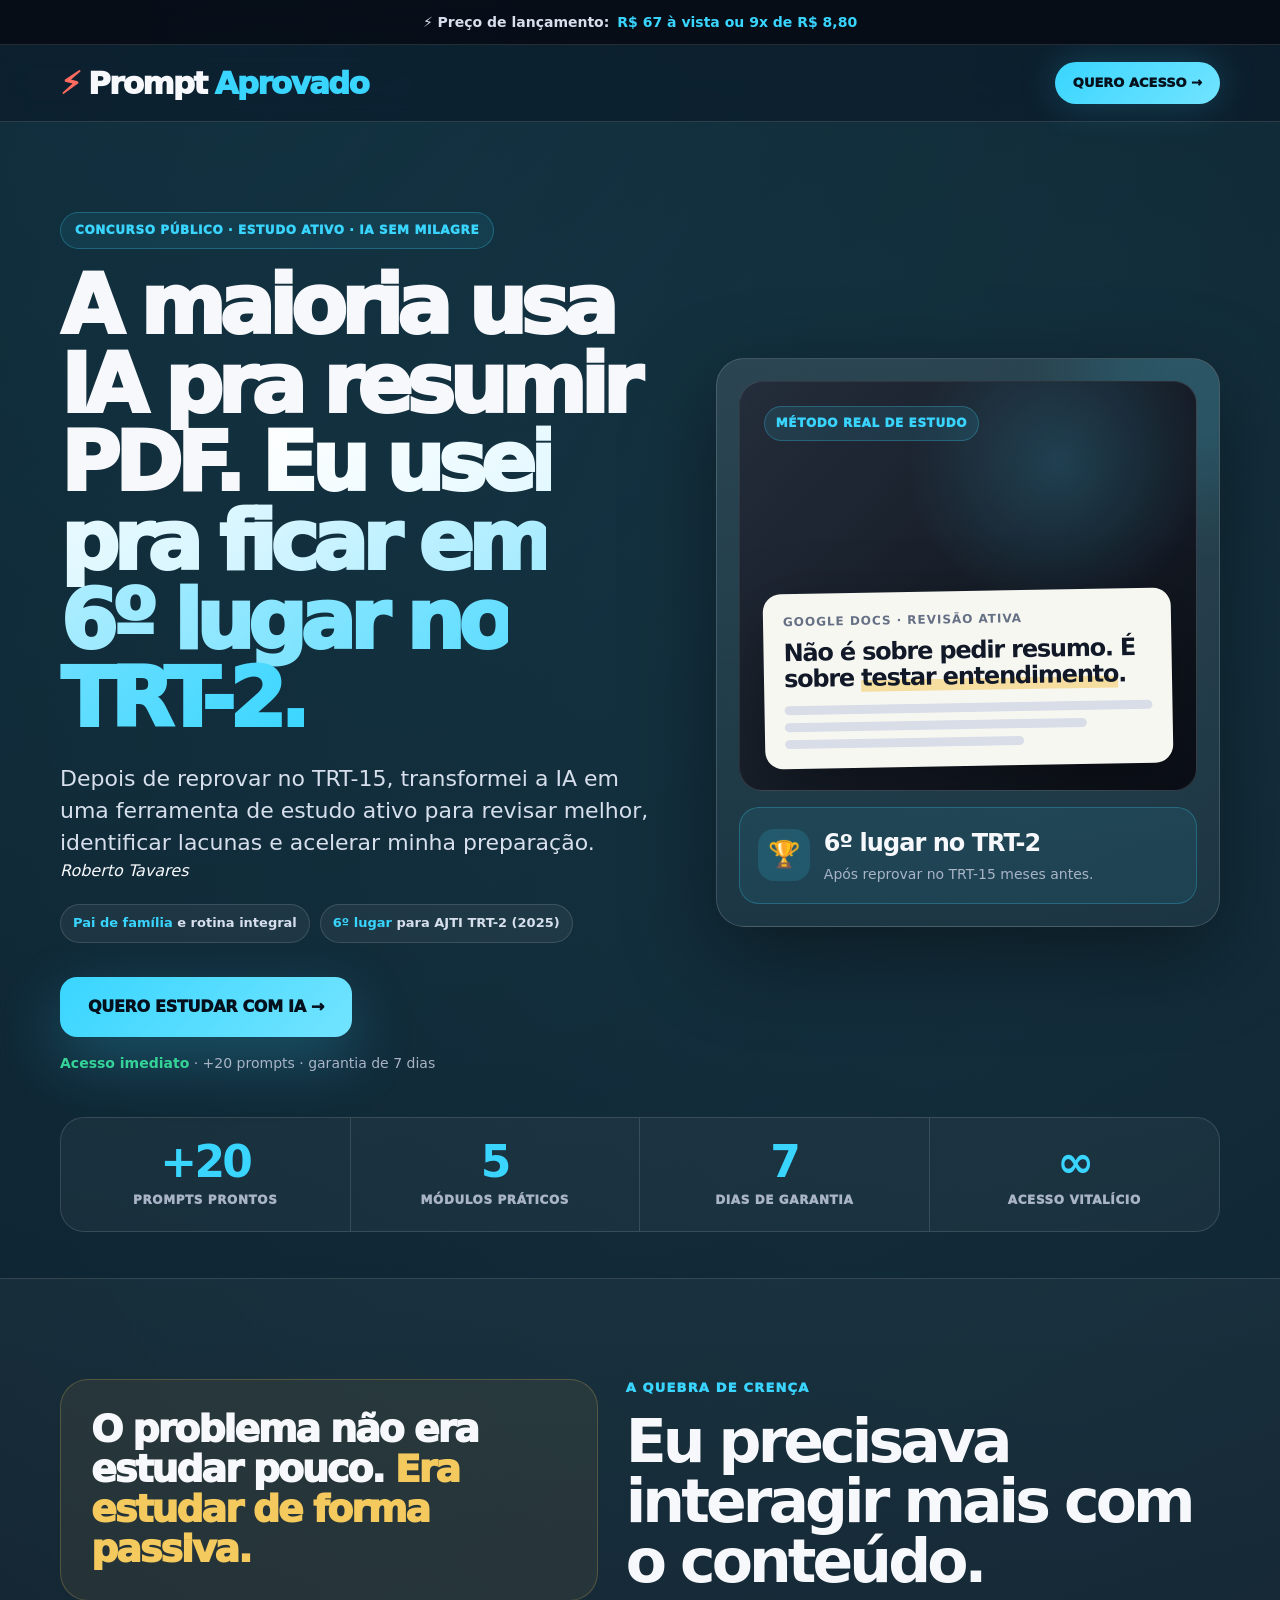
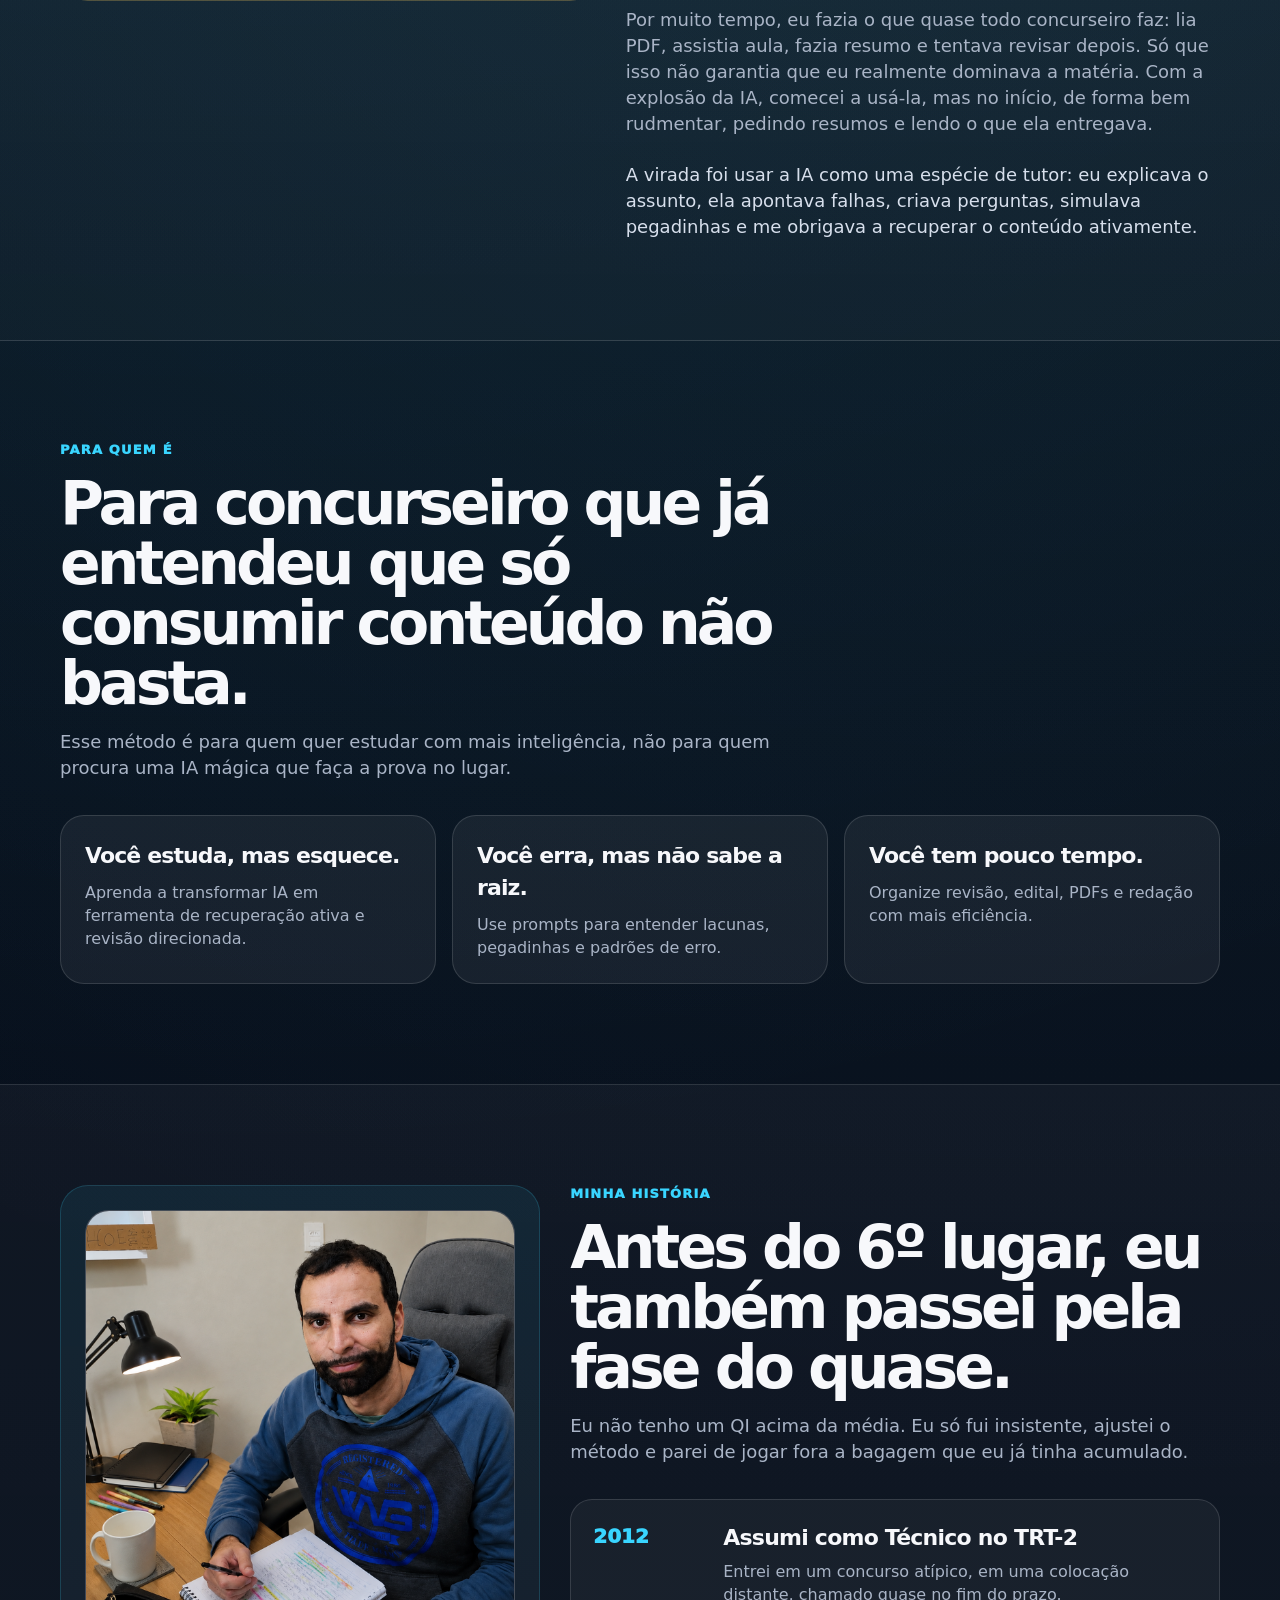
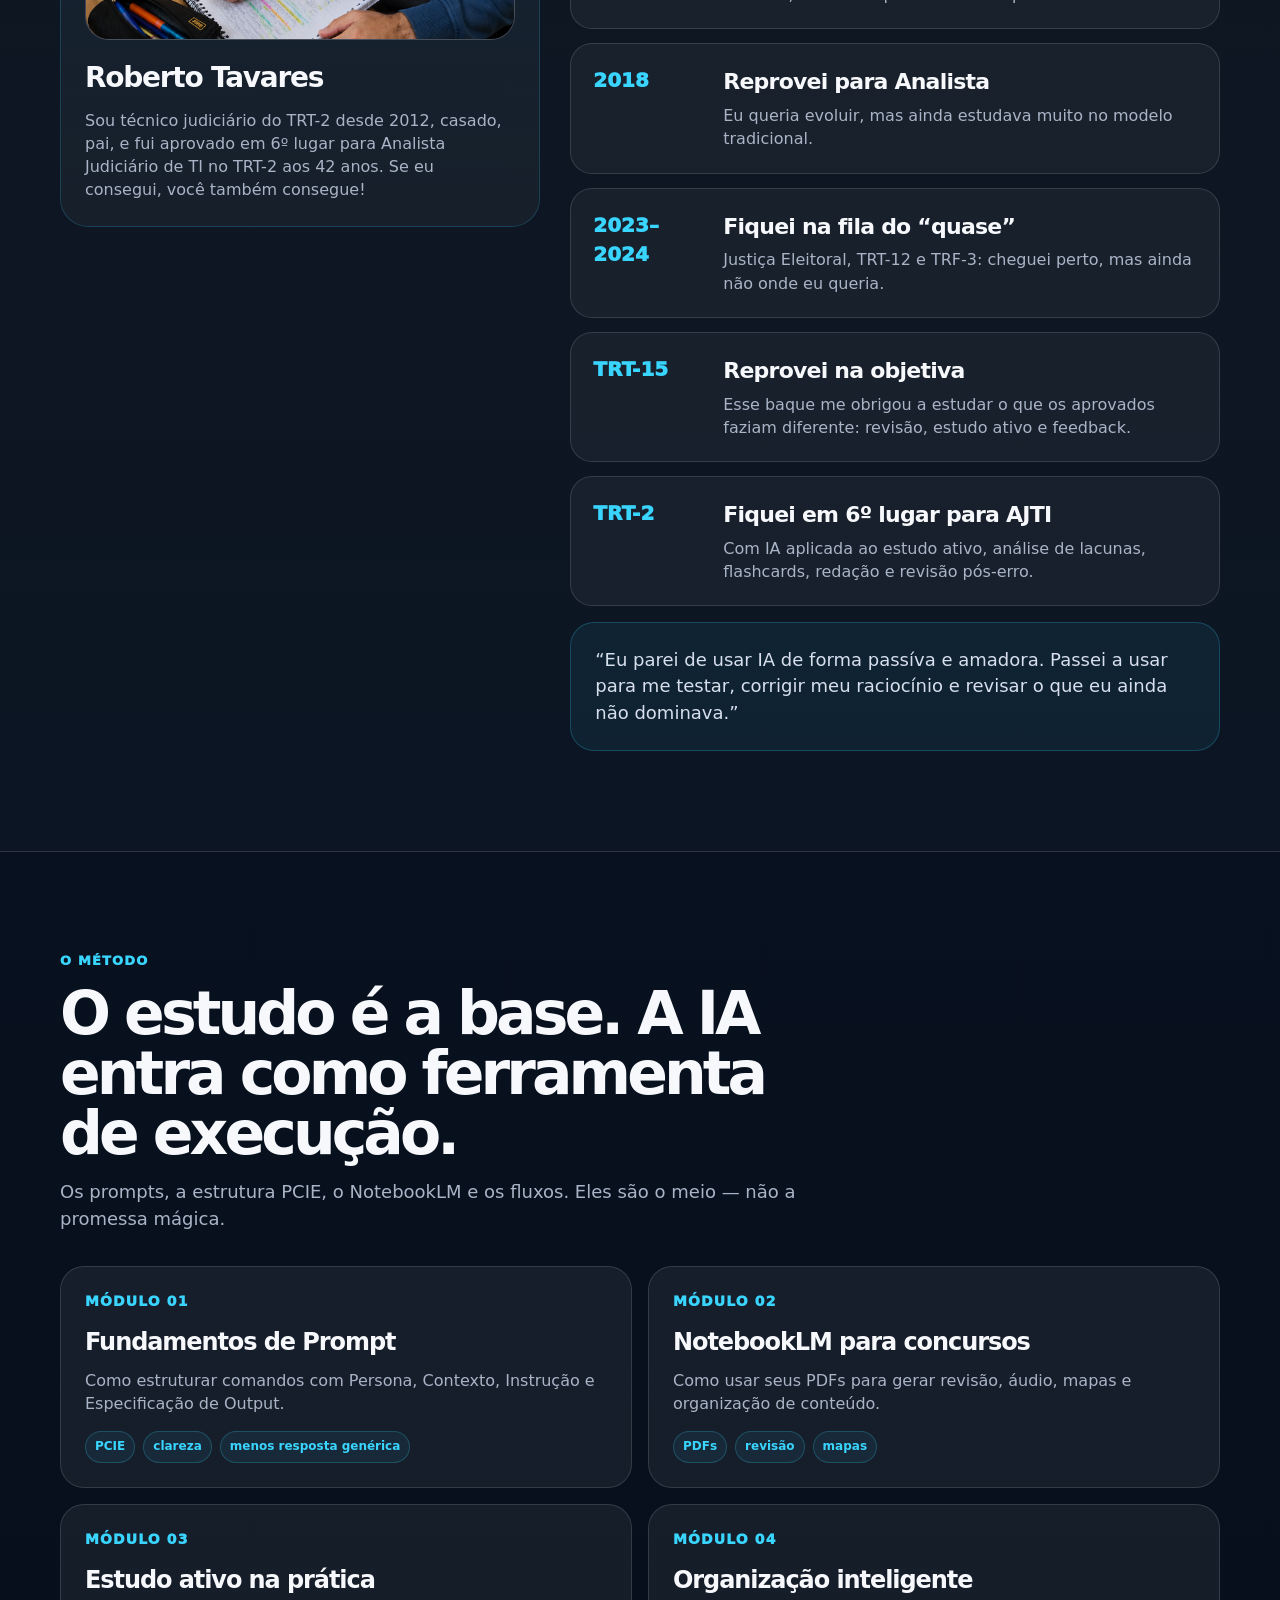
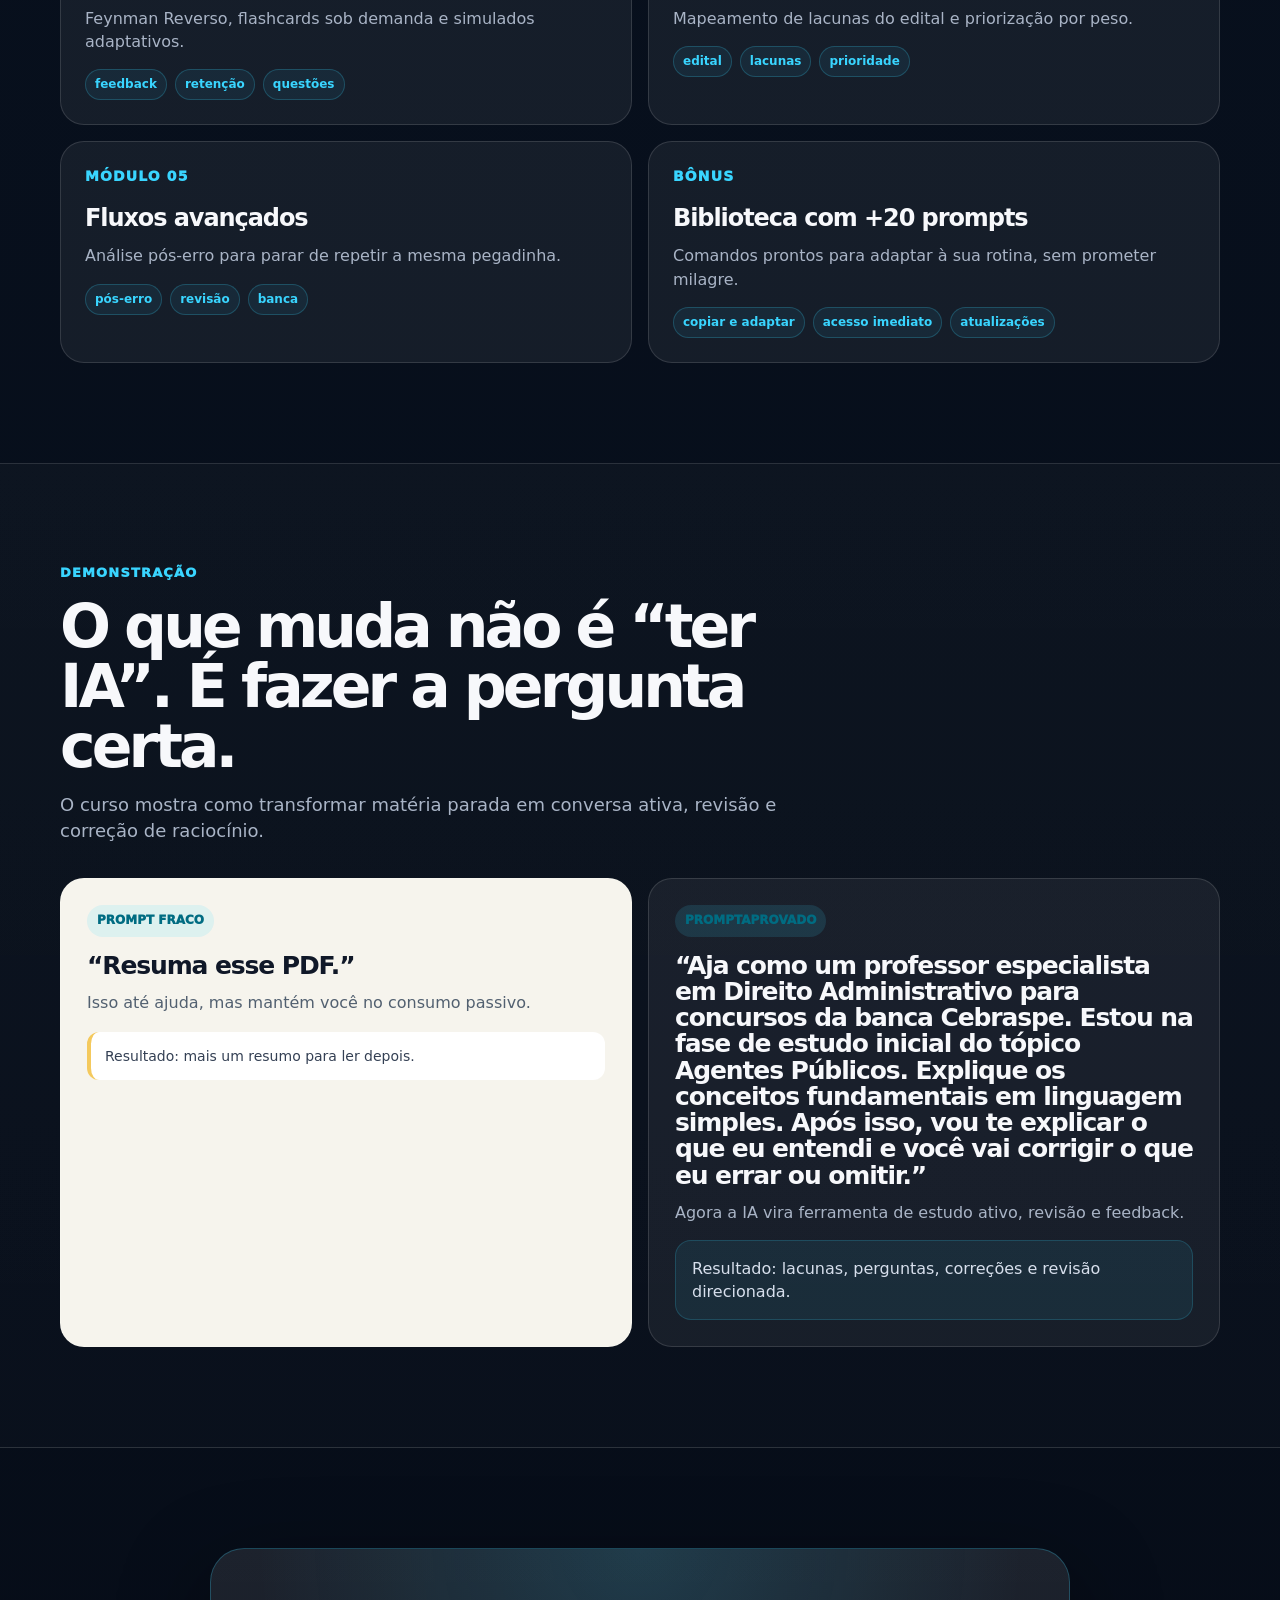
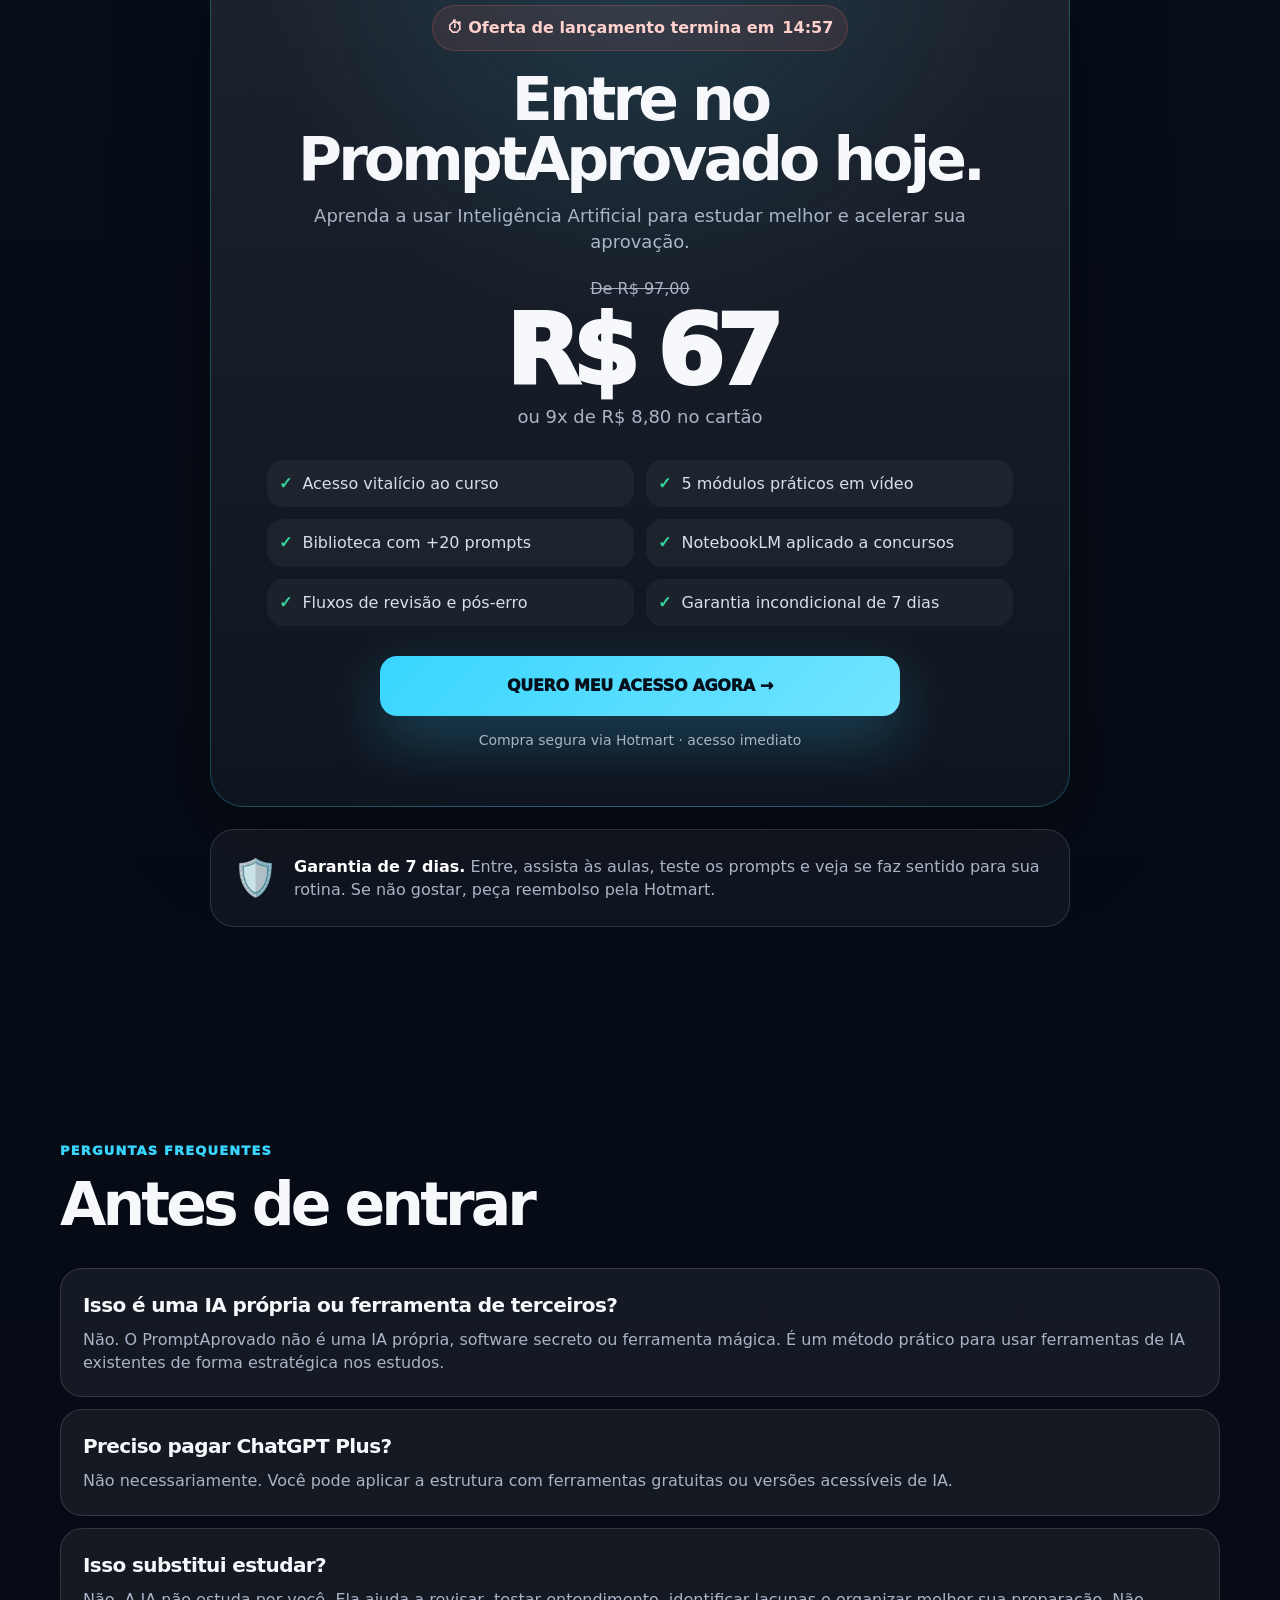
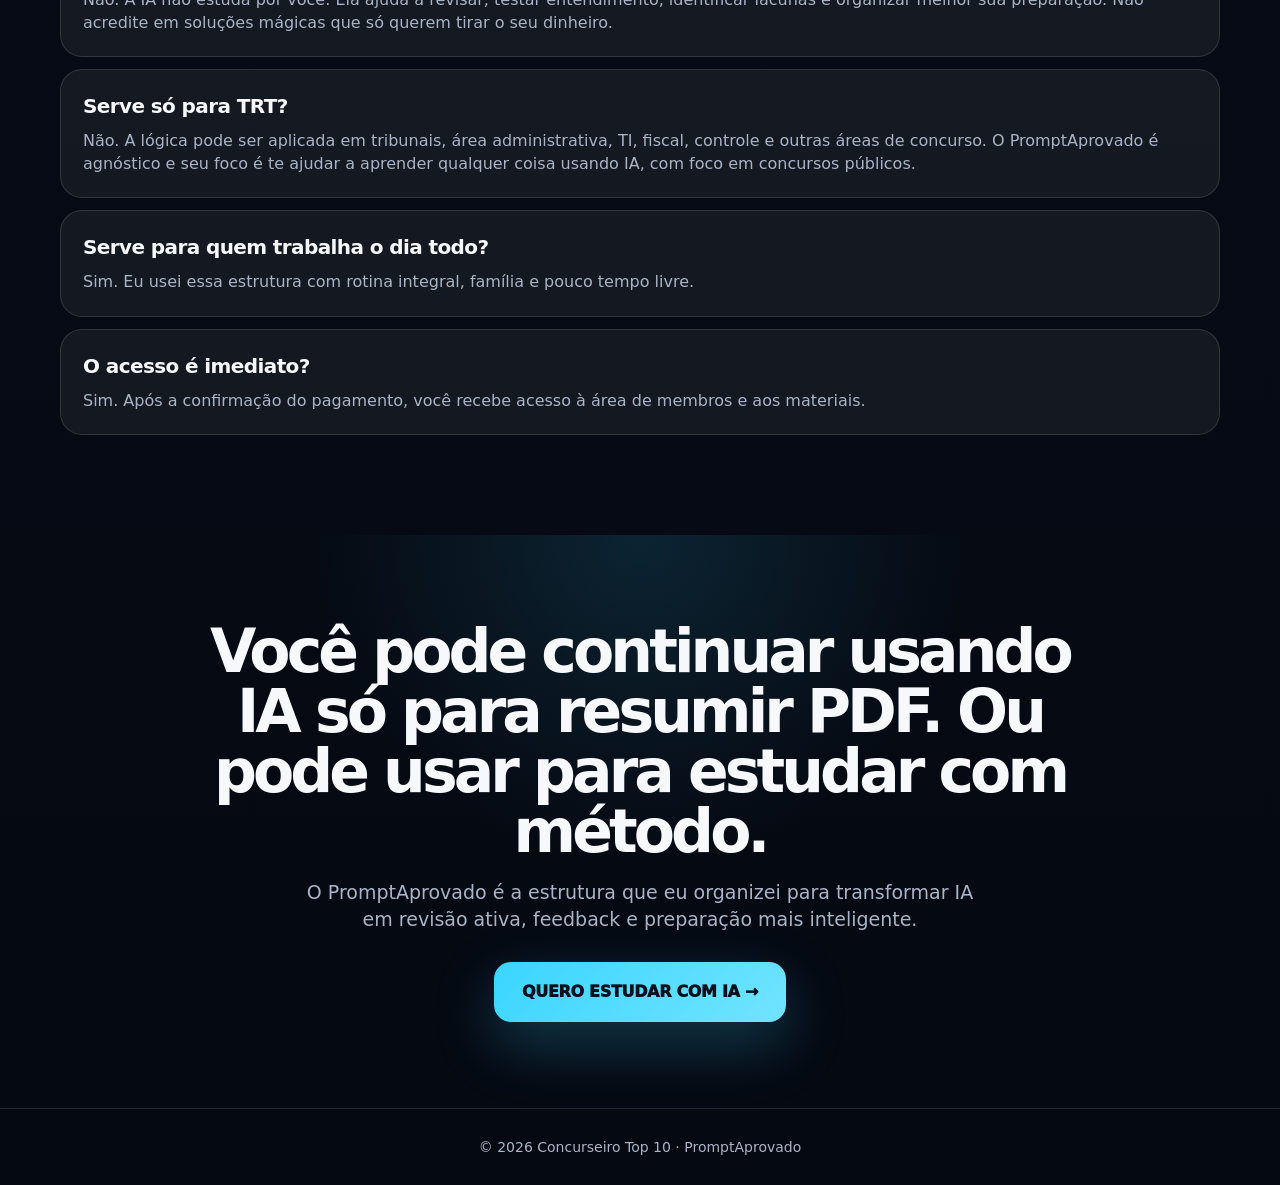
<file: v2/index.html>
<!DOCTYPE html>
<html lang="pt-BR">

<head>
    <meta charset="UTF-8" />
    <meta name="viewport" content="width=device-width, initial-scale=1.0" />
    <title>PromptAprovado | Um jeito mais eficiente de estudar com IA</title>
    <meta name="description"
        content="A maioria usa IA pra resumir PDF. Eu usei pra ficar em 6º lugar no TRT-2. Método prático de estudo ativo com IA para concursos públicos." />

    <!-- Meta Pixel Code -->
    <script src="../js/pixel.js"></script>
    <noscript><img height="1" width="1" style="display:none"
            src="https://www.facebook.com/tr?id=990961440342976&ev=PageView&noscript=1" /></noscript>
    <!-- End Meta Pixel Code -->

    <style>
        :root {
            --bg: #08111f;
            --bg2: #0d1828;
            --ink: #f7f8fb;
            --muted: #a9b4c6;
            --soft: #d7dfec;
            --line: rgba(255, 255, 255, .13);
            --card: rgba(255, 255, 255, .06);
            --card2: rgba(255, 255, 255, .09);
            --cyan: #39d5ff;
            --cyan2: #72e4ff;
            --gold: #f4c95d;
            --green: #36d399;
            --danger: #ff6b5f;
            --white: #ffffff;
            --dark: #050912;
            --max: 1160px;
            --radius: 28px;
            --shadow: 0 28px 90px rgba(0, 0, 0, .42);
        }

        * {
            box-sizing: border-box;
            margin: 0;
            padding: 0
        }

        html {
            scroll-behavior: smooth
        }

        body {
            font-family: Inter, ui-sans-serif, system-ui, -apple-system, BlinkMacSystemFont, "Segoe UI", Arial, sans-serif;
            color: var(--ink);
            background:
                radial-gradient(circle at 18% 0%, rgba(57, 213, 255, .15), transparent 30%),
                radial-gradient(circle at 85% 8%, rgba(114, 228, 255, .10), transparent 28%),
                linear-gradient(180deg, #050912 0%, #08111f 42%, #050912 100%);
            line-height: 1.45;
            overflow-x: hidden;
        }

        a {
            text-decoration: none;
            color: inherit
        }

        img {
            max-width: 100%;
            display: block
        }

        .container {
            width: min(var(--max), calc(100% - 40px));
            margin: 0 auto
        }

        .topbar {
            position: sticky;
            top: 0;
            z-index: 50;
            background: rgba(5, 9, 18, .86);
            backdrop-filter: blur(18px);
            border-bottom: 1px solid var(--line);
        }

        .topbar-inner {
            min-height: 44px;
            display: flex;
            align-items: center;
            justify-content: center;
            text-align: center;
            font-size: 14px;
            font-weight: 800;
            color: var(--soft);
            gap: 8px;
        }

        .topbar b {
            color: var(--cyan)
        }

        header {
            border-bottom: 1px solid var(--line);
            background: rgba(8, 17, 31, .45);
            backdrop-filter: blur(12px)
        }

        .nav {
            height: 76px;
            display: flex;
            align-items: center;
            justify-content: space-between;
            gap: 20px
        }

        .brand {
            font-size: clamp(23px, 2.5vw, 31px);
            font-weight: 950;
            letter-spacing: -.055em;
            display: flex;
            align-items: center;
            gap: 8px
        }

        .brand .mark {
            color: var(--danger)
        }

        .brand .blue {
            color: var(--cyan)
        }

        .nav-btn {
            height: 42px;
            padding: 0 18px;
            border-radius: 999px;
            background: linear-gradient(135deg, var(--cyan), var(--cyan2));
            color: #04111d;
            display: inline-flex;
            align-items: center;
            justify-content: center;
            font-weight: 950;
            font-size: 13px;
            box-shadow: 0 0 38px rgba(57, 213, 255, .22)
        }

        .hero {
            padding: clamp(52px, 7vw, 96px) 0 46px;
            position: relative
        }

        .hero-grid {
            display: grid;
            grid-template-columns: 1.08fr .92fr;
            gap: clamp(34px, 5vw, 70px);
            align-items: center
        }

        .pill {
            display: inline-flex;
            align-items: center;
            gap: 8px;
            border: 1px solid rgba(57, 213, 255, .28);
            background: rgba(57, 213, 255, .08);
            color: var(--cyan);
            border-radius: 999px;
            padding: 9px 14px;
            text-transform: uppercase;
            font-size: 12px;
            font-weight: 950;
            letter-spacing: .05em;
            margin-bottom: 18px
        }

        h1 {
            font-size: clamp(42px, 6.4vw, 82px);
            line-height: .96;
            letter-spacing: -.075em;
            font-weight: 980;
            max-width: 860px
        }

        .grad {
            background: linear-gradient(135deg, #fff 0%, #d9f6ff 32%, var(--cyan) 100%);
            -webkit-background-clip: text;
            background-clip: text;
            color: transparent
        }

        .hero p.lead {
            margin-top: 24px;
            max-width: 700px;
            color: var(--soft);
            font-size: clamp(18px, 2vw, 22px)
        }

        .proofs {
            display: flex;
            flex-wrap: wrap;
            gap: 10px;
            margin-top: 22px;
            max-width: 780px
        }

        .proof {
            border: 1px solid var(--line);
            background: rgba(255, 255, 255, .055);
            border-radius: 999px;
            padding: 9px 12px;
            color: var(--soft);
            font-weight: 800;
            font-size: 13px
        }

        .proof b {
            color: var(--cyan)
        }

        .actions {
            display: flex;
            align-items: center;
            flex-wrap: wrap;
            gap: 16px;
            margin-top: 34px
        }

        .btn-primary {
            min-height: 60px;
            padding: 0 28px;
            border-radius: 17px;
            background: linear-gradient(135deg, var(--cyan), var(--cyan2));
            color: #04111d;
            display: inline-flex;
            align-items: center;
            justify-content: center;
            font-weight: 980;
            letter-spacing: -.02em;
            box-shadow: 0 22px 60px rgba(57, 213, 255, .25);
            transition: .2s ease
        }

        .btn-primary:hover {
            transform: translateY(-2px);
            box-shadow: 0 28px 76px rgba(57, 213, 255, .34)
        }

        .micro {
            font-size: 14px;
            color: var(--muted)
        }

        .micro b {
            color: var(--green)
        }

        .study-card {
            position: relative;
            border: 1px solid rgba(255, 255, 255, .15);
            background: linear-gradient(180deg, rgba(255, 255, 255, .10), rgba(255, 255, 255, .04));
            border-radius: var(--radius);
            padding: 22px;
            box-shadow: var(--shadow);
            overflow: hidden
        }

        .study-card:after {
            content: "";
            position: absolute;
            right: -90px;
            top: -90px;
            width: 230px;
            height: 230px;
            background: rgba(57, 213, 255, .13);
            filter: blur(40px);
            border-radius: 50%
        }

        .mock-photo {
            position: relative;
            z-index: 1;
            border-radius: 23px;
            min-height: 410px;
            background:
                linear-gradient(130deg, rgba(255, 255, 255, .08), rgba(255, 255, 255, .02)),
                radial-gradient(circle at 70% 20%, rgba(57, 213, 255, .18), transparent 33%),
                linear-gradient(135deg, #111b2a, #060a12);
            border: 1px solid rgba(255, 255, 255, .12);
            padding: 24px;
            display: flex;
            flex-direction: column;
            justify-content: space-between;
            overflow: hidden
        }

        .desk-label {
            display: inline-flex;
            width: max-content;
            background: rgba(57, 213, 255, .11);
            border: 1px solid rgba(57, 213, 255, .25);
            color: var(--cyan);
            font-size: 12px;
            font-weight: 950;
            border-radius: 999px;
            padding: 8px 11px;
            text-transform: uppercase;
            letter-spacing: .05em
        }

        .notebook {
            background: #f7f7f2;
            color: #111827;
            border-radius: 18px;
            padding: 20px;
            box-shadow: 0 24px 70px rgba(0, 0, 0, .35);
            margin-top: 30px;
            transform: rotate(-1deg)
        }

        .notebook .small {
            font-size: 12px;
            color: #667085;
            font-weight: 800;
            text-transform: uppercase;
            letter-spacing: .08em;
            margin-bottom: 10px
        }

        .notebook h3 {
            font-size: 24px;
            line-height: 1.05;
            letter-spacing: -.05em;
            color: #111827;
            margin-bottom: 12px
        }

        .yellow {
            background: linear-gradient(transparent 58%, rgba(244, 201, 93, .55) 58%)
        }

        .note-lines {
            display: grid;
            gap: 8px;
            margin-top: 14px
        }

        .note-lines span {
            height: 9px;
            border-radius: 999px;
            background: #d8dde8
        }

        .note-lines span:nth-child(2) {
            width: 82%
        }

        .note-lines span:nth-child(3) {
            width: 65%
        }

        .rank {
            position: relative;
            z-index: 1;
            margin-top: 16px;
            border: 1px solid rgba(57, 213, 255, .25);
            background: rgba(57, 213, 255, .08);
            border-radius: 20px;
            padding: 18px;
            display: grid;
            grid-template-columns: auto 1fr;
            gap: 14px;
            align-items: center
        }

        .rank-icon {
            width: 52px;
            height: 52px;
            border-radius: 16px;
            background: rgba(57, 213, 255, .14);
            display: grid;
            place-items: center;
            font-size: 26px
        }

        .rank h3 {
            font-size: 24px;
            letter-spacing: -.04em
        }

        .rank p {
            color: var(--muted);
            font-size: 14px;
            margin-top: 4px
        }

        .stats {
            display: grid;
            grid-template-columns: repeat(4, 1fr);
            border: 1px solid var(--line);
            background: rgba(255, 255, 255, .04);
            border-radius: 24px;
            overflow: hidden;
            margin-top: 44px
        }

        .stat {
            padding: 22px;
            text-align: center;
            border-right: 1px solid var(--line)
        }

        .stat:last-child {
            border-right: none
        }

        .stat strong {
            font-size: clamp(30px, 4vw, 44px);
            line-height: 1;
            color: var(--cyan);
            letter-spacing: -.06em;
            display: block
        }

        .stat span {
            display: block;
            margin-top: 8px;
            color: var(--muted);
            font-size: 12px;
            font-weight: 950;
            text-transform: uppercase;
            letter-spacing: .05em
        }

        section {
            padding: clamp(62px, 8vw, 100px) 0
        }

        .section-head {
            max-width: 780px;
            margin-bottom: 34px
        }

        .kicker {
            color: var(--cyan);
            font-size: 13px;
            font-weight: 950;
            text-transform: uppercase;
            letter-spacing: .09em;
            margin-bottom: 13px
        }

        h2 {
            font-size: clamp(34px, 4.8vw, 60px);
            line-height: 1;
            letter-spacing: -.065em
        }

        .section-head p {
            color: var(--muted);
            font-size: 18px;
            margin-top: 16px
        }

        .belief {
            background: linear-gradient(180deg, rgba(255, 255, 255, .035), rgba(255, 255, 255, .015));
            border-top: 1px solid var(--line);
            border-bottom: 1px solid var(--line)
        }

        .two-col {
            display: grid;
            grid-template-columns: .95fr 1.05fr;
            gap: 28px;
            align-items: start
        }

        .big-quote {
            border: 1px solid rgba(244, 201, 93, .22);
            background: rgba(244, 201, 93, .07);
            border-radius: var(--radius);
            padding: 30px;
            font-size: clamp(25px, 3vw, 38px);
            line-height: 1.05;
            letter-spacing: -.055em;
            font-weight: 950
        }

        .big-quote span {
            color: var(--gold)
        }

        .cards {
            display: grid;
            grid-template-columns: repeat(3, 1fr);
            gap: 16px
        }

        .card {
            border: 1px solid var(--line);
            background: var(--card);
            border-radius: 24px;
            padding: 24px
        }

        .card h3 {
            font-size: 22px;
            letter-spacing: -.04em;
            margin-bottom: 9px
        }

        .card p {
            color: var(--muted)
        }

        .story-grid {
            display: grid;
            grid-template-columns: .85fr 1.15fr;
            gap: 30px;
            align-items: start
        }

        .profile {
            position: sticky;
            top: 90px;
            border: 1px solid rgba(57, 213, 255, .18);
            background: linear-gradient(180deg, rgba(57, 213, 255, .08), rgba(255, 255, 255, .04));
            border-radius: var(--radius);
            padding: 24px
        }

        .photo-placeholder {
            aspect-ratio: 1/1;
            border-radius: 24px;
            background: linear-gradient(135deg, rgba(255, 255, 255, .08), rgba(255, 255, 255, .03)), #0b1422;
            border: 1px dashed rgba(255, 255, 255, .2);
            display: grid;
            place-items: center;
            text-align: center;
            color: var(--muted);
            padding: 18px;
            margin-bottom: 18px
        }

        .profile h3 {
            font-size: 28px;
            letter-spacing: -.045em
        }

        .profile p {
            color: var(--muted);
            margin-top: 10px
        }

        .timeline {
            display: grid;
            gap: 14px
        }

        .timeline-item {
            display: grid;
            grid-template-columns: 112px 1fr;
            gap: 18px;
            border: 1px solid var(--line);
            background: rgba(255, 255, 255, .045);
            border-radius: 22px;
            padding: 22px
        }

        .year {
            color: var(--cyan);
            font-weight: 980;
            font-size: 20px
        }

        .timeline-item h3 {
            font-size: 22px;
            letter-spacing: -.035em
        }

        .timeline-item p {
            color: var(--muted);
            margin-top: 6px
        }

        .quote {
            margin-top: 16px;
            border: 1px solid rgba(57, 213, 255, .22);
            background: rgba(57, 213, 255, .07);
            border-radius: 24px;
            padding: 24px;
            color: var(--soft);
            font-size: 18px
        }

        .method-grid {
            display: grid;
            grid-template-columns: repeat(2, 1fr);
            gap: 16px
        }

        .module {
            border: 1px solid var(--line);
            background: var(--card);
            border-radius: 24px;
            padding: 24px
        }

        .module-num {
            color: var(--cyan);
            font-weight: 950;
            font-size: 14px;
            text-transform: uppercase;
            letter-spacing: .08em;
            margin-bottom: 14px
        }

        .module h3 {
            font-size: 24px;
            letter-spacing: -.045em;
            margin-bottom: 9px
        }

        .module p {
            color: var(--muted)
        }

        .tags {
            display: flex;
            gap: 8px;
            flex-wrap: wrap;
            margin-top: 16px
        }

        .tag {
            color: var(--cyan);
            border: 1px solid rgba(57, 213, 255, .22);
            background: rgba(57, 213, 255, .07);
            border-radius: 999px;
            padding: 6px 9px;
            font-size: 12px;
            font-weight: 850
        }

        .demo {
            background: linear-gradient(180deg, rgba(255, 255, 255, .025), rgba(255, 255, 255, .01));
            border-top: 1px solid var(--line);
            border-bottom: 1px solid var(--line)
        }

        .demo-grid {
            display: grid;
            grid-template-columns: 1fr 1fr;
            gap: 16px
        }

        .demo-box {
            border: 1px solid var(--line);
            background: #f6f4ed;
            color: #101828;
            border-radius: 24px;
            padding: 26px;
            min-height: 260px
        }

        .demo-box.dark {
            background: rgba(255, 255, 255, .06);
            color: var(--ink)
        }

        .demo-box .label {
            display: inline-flex;
            background: rgba(57, 213, 255, .13);
            color: #006c82;
            border-radius: 999px;
            padding: 7px 10px;
            font-size: 12px;
            font-weight: 950;
            text-transform: uppercase;
            margin-bottom: 16px
        }

        .demo-box h3 {
            font-size: 25px;
            line-height: 1.05;
            letter-spacing: -.045em
        }

        .demo-box p {
            margin-top: 12px;
            color: #526070
        }

        .demo-box.dark p {
            color: var(--muted)
        }

        .fake-input {
            margin-top: 18px;
            border-left: 4px solid var(--gold);
            background: #fff;
            border-radius: 12px;
            padding: 14px;
            font-size: 14px;
            color: #344054
        }

        .response {
            margin-top: 16px;
            background: rgba(57, 213, 255, .08);
            border: 1px solid rgba(57, 213, 255, .18);
            border-radius: 16px;
            padding: 16px;
            color: var(--soft)
        }

        .offer {
            padding-bottom: 115px
        }

        .offer-card {
            max-width: 860px;
            margin: 0 auto;
            text-align: center;
            border: 1px solid rgba(57, 213, 255, .25);
            border-radius: 34px;
            padding: clamp(30px, 5vw, 56px);
            background: radial-gradient(circle at 50% 0%, rgba(57, 213, 255, .14), transparent 40%), linear-gradient(180deg, rgba(255, 255, 255, .09), rgba(255, 255, 255, .04));
            box-shadow: var(--shadow)
        }

        .timer {
            display: inline-flex;
            align-items: center;
            gap: 8px;
            border: 1px solid rgba(255, 107, 95, .22);
            background: rgba(255, 107, 95, .1);
            color: #ffd1cd;
            border-radius: 999px;
            padding: 10px 14px;
            font-weight: 900;
            margin-bottom: 18px
        }

        .price-old {
            text-decoration: line-through;
            color: var(--muted);
            margin-top: 22px
        }

        .price {
            font-size: clamp(62px, 8vw, 96px);
            font-weight: 980;
            line-height: 1;
            letter-spacing: -.08em;
            margin: 4px 0
        }

        .installments {
            color: var(--muted);
            font-size: 18px
        }

        .offer-list {
            display: grid;
            grid-template-columns: repeat(2, 1fr);
            gap: 12px;
            text-align: left;
            margin: 30px 0
        }

        .offer-list li {
            list-style: none;
            background: rgba(255, 255, 255, .045);
            border-radius: 16px;
            padding: 12px;
            color: var(--soft);
            display: flex;
            gap: 10px
        }

        .offer-list li:before {
            content: "✓";
            color: var(--green);
            font-weight: 950
        }

        .guarantee {
            max-width: 860px;
            margin: 22px auto 0;
            border: 1px solid var(--line);
            background: rgba(255, 255, 255, .045);
            border-radius: 24px;
            padding: 22px;
            color: var(--muted);
            display: grid;
            grid-template-columns: auto 1fr;
            gap: 16px;
            align-items: center
        }

        .guarantee b {
            color: #fff
        }

        .seal {
            font-size: 36px
        }

        .faq-grid {
            display: grid;
            gap: 12px
        }

        .faq-item {
            border: 1px solid var(--line);
            background: var(--card);
            border-radius: 22px;
            padding: 22px
        }

        .faq-item h3 {
            font-size: 20px;
            letter-spacing: -.03em;
            margin-bottom: 8px
        }

        .faq-item p {
            color: var(--muted)
        }

        .final {
            text-align: center;
            background: radial-gradient(circle at 50% 0%, rgba(57, 213, 255, .13), transparent 38%);
            padding: 86px 0
        }

        .final h2 {
            max-width: 880px;
            margin: 0 auto 18px
        }

        .final p {
            max-width: 680px;
            margin: 0 auto 28px;
            color: var(--muted);
            font-size: 19px
        }

        footer {
            border-top: 1px solid var(--line);
            padding: 28px 0;
            text-align: center;
            color: var(--muted);
            font-size: 14px
        }

        .mobile-sticky {
            display: none;
            position: fixed;
            left: 12px;
            right: 12px;
            bottom: 12px;
            z-index: 70
        }

        .mobile-sticky .btn-primary {
            width: 100%;
            min-height: 54px
        }

        @media(max-width:940px) {

            .hero-grid,
            .two-col,
            .story-grid,
            .demo-grid {
                grid-template-columns: 1fr
            }

            .profile {
                position: relative;
                top: auto
            }

            .cards {
                grid-template-columns: 1fr
            }

            .method-grid {
                grid-template-columns: 1fr
            }

            .stats {
                grid-template-columns: repeat(2, 1fr)
            }

            .stat:nth-child(2) {
                border-right: none
            }

            .stat:nth-child(1),
            .stat:nth-child(2) {
                border-bottom: 1px solid var(--line)
            }
        }

        @media(max-width:640px) {
            .container {
                width: min(100% - 28px, var(--max))
            }

            .nav {
                height: 66px
            }

            .nav-btn {
                display: none
            }

            .hero {
                padding-top: 40px
            }

            .actions .btn-primary {
                width: 100%
            }

            .stats {
                grid-template-columns: 1fr
            }

            .stat {
                border-right: none !important;
                border-bottom: 1px solid var(--line)
            }

            .stat:last-child {
                border-bottom: none
            }

            .timeline-item {
                grid-template-columns: 1fr
            }

            .offer-list {
                grid-template-columns: 1fr
            }

            .mobile-sticky {
                display: block
            }

            body {
                padding-bottom: 78px
            }
        }
    </style>
</head>

<body>
    <div class="topbar">
        <div class="container topbar-inner">⚡ Preço de lançamento: <b>R$ 67 à vista ou 9x de R$ 8,80</b></div>
    </div>

    <header>
        <div class="container nav">
            <a href="#top" class="brand"><span class="mark">⚡</span><span>Prompt</span><span
                    class="blue">Aprovado</span></a>
            <a href="/acesso/" class="nav-btn" target="_blank" rel="noopener">QUERO ACESSO →</a>
        </div>
    </header>

    <main id="top">
        <section class="hero">
            <div class="container hero-grid">
                <div>
                    <div class="pill">Concurso público · estudo ativo · IA sem milagre</div>
                    <h1>A maioria usa IA pra resumir PDF. <span class="grad">Eu usei pra ficar em 6º lugar no
                            TRT-2.</span></h1>
                    <p class="lead">Depois de reprovar no TRT-15, transformei a IA em uma ferramenta de estudo ativo
                        para revisar melhor, identificar lacunas e acelerar minha preparação.</p>
                    <p><i>Roberto Tavares</i></p>
                    <div class="proofs">
                        <span class="proof"><b>Pai de família</b> e rotina integral</span>
                        <span class="proof"><b>6º lugar</b> para AJTI TRT-2 (2025)</span>
                    </div>
                    <div class="actions">
                        <a class="btn-primary" href="/acesso/" target="_blank" rel="noopener">QUERO ESTUDAR COM IA →</a>
                        <p class="micro"><b>Acesso imediato</b> · +20 prompts · garantia de 7 dias</p>
                    </div>
                </div>

                <div class="study-card">
                    <div class="mock-photo">
                        <span class="desk-label">Método real de estudo</span>
                        <div class="notebook">
                            <div class="small">Google Docs · Revisão ativa</div>
                            <h3>Não é sobre pedir resumo. É sobre <span class="yellow">testar entendimento</span>.</h3>
                            <div class="note-lines"><span></span><span></span><span></span></div>
                        </div>
                    </div>
                    <div class="rank">
                        <div class="rank-icon">🏆</div>
                        <div>
                            <h3>6º lugar no TRT-2</h3>
                            <p>Após reprovar no TRT-15 meses antes.</p>
                        </div>
                    </div>
                </div>
            </div>

            <div class="container stats">
                <div class="stat"><strong>+20</strong><span>prompts prontos</span></div>
                <div class="stat"><strong>5</strong><span>módulos práticos</span></div>
                <div class="stat"><strong>7</strong><span>dias de garantia</span></div>
                <div class="stat"><strong>∞</strong><span>acesso vitalício</span></div>
            </div>
        </section>

        <section class="belief">
            <div class="container two-col">
                <div class="big-quote">O problema não era estudar pouco. <span>Era estudar de forma passiva.</span>
                </div>
                <div>
                    <div class="section-head" style="margin-bottom:24px">
                        <div class="kicker">A quebra de crença</div>
                        <h2>Eu precisava interagir mais com o conteúdo.</h2>
                        <p>Por muito tempo, eu fazia o que quase todo concurseiro faz: lia PDF, assistia aula, fazia
                            resumo e tentava revisar depois. Só que isso não garantia que eu realmente dominava a
                            matéria. Com a explosão da IA, comecei a usá-la, mas no início, de forma bem rudmentar,
                            pedindo resumos e lendo o que ela entregava.</p>
                    </div>
                    <p style="color:var(--soft);font-size:18px">A virada foi usar a IA como uma espécie de tutor: eu
                        explicava o assunto, ela apontava falhas, criava perguntas, simulava pegadinhas e me obrigava a
                        recuperar o conteúdo ativamente.</p>
                </div>
            </div>
        </section>

        <section>
            <div class="container">
                <div class="section-head">
                    <div class="kicker">Para quem é</div>
                    <h2>Para concurseiro que já entendeu que só consumir conteúdo não basta.</h2>
                    <p>Esse método é para quem quer estudar com mais inteligência, não para quem procura uma IA mágica
                        que faça a prova no lugar.</p>
                </div>
                <div class="cards">
                    <div class="card">
                        <h3>Você estuda, mas esquece.</h3>
                        <p>Aprenda a transformar IA em ferramenta de recuperação ativa e revisão direcionada.</p>
                    </div>
                    <div class="card">
                        <h3>Você erra, mas não sabe a raiz.</h3>
                        <p>Use prompts para entender lacunas, pegadinhas e padrões de erro.</p>
                    </div>
                    <div class="card">
                        <h3>Você tem pouco tempo.</h3>
                        <p>Organize revisão, edital, PDFs e redação com mais eficiência.</p>
                    </div>
                </div>
            </div>
        </section>

        <section class="story belief">
            <div class="container story-grid">
                <aside class="profile">
                    <div class="photo-placeholder" style="border-style: solid; padding: 0; overflow: hidden;">
                        <img src="../img/foto-roberto2.png" alt="Foto de Roberto Tavares"
                            style="width: 100%; height: 100%; object-fit: cover;" />
                    </div>
                    <h3>Roberto Tavares</h3>
                    <p>Sou técnico judiciário do TRT-2 desde 2012, casado, pai, e fui aprovado em 6º lugar
                        para Analista Judiciário de TI no TRT-2 aos 42 anos. Se eu consegui, você também consegue!</p>
                </aside>

                <div>
                    <div class="section-head">
                        <div class="kicker">Minha história</div>
                        <h2>Antes do 6º lugar, eu também passei pela fase do quase.</h2>
                        <p>Eu não tenho um QI acima da média. Eu só fui insistente, ajustei o método e parei de jogar
                            fora a bagagem que
                            eu já tinha acumulado.</p>
                    </div>
                    <div class="timeline">
                        <div class="timeline-item">
                            <div class="year">2012</div>
                            <div>
                                <h3>Assumi como Técnico no TRT-2</h3>
                                <p>Entrei em um concurso atípico, em uma colocação distante, chamado quase no fim do
                                    prazo.</p>
                            </div>
                        </div>
                        <div class="timeline-item">
                            <div class="year">2018</div>
                            <div>
                                <h3>Reprovei para Analista</h3>
                                <p>Eu queria evoluir, mas ainda estudava muito no modelo tradicional.</p>
                            </div>
                        </div>
                        <div class="timeline-item">
                            <div class="year">2023–2024</div>
                            <div>
                                <h3>Fiquei na fila do “quase”</h3>
                                <p>Justiça Eleitoral, TRT-12 e TRF-3: cheguei perto, mas ainda não onde eu queria.</p>
                            </div>
                        </div>
                        <div class="timeline-item">
                            <div class="year">TRT-15</div>
                            <div>
                                <h3>Reprovei na objetiva</h3>
                                <p>Esse baque me obrigou a estudar o que os aprovados faziam diferente: revisão, estudo
                                    ativo e feedback.</p>
                            </div>
                        </div>
                        <div class="timeline-item">
                            <div class="year">TRT-2</div>
                            <div>
                                <h3>Fiquei em 6º lugar para AJTI</h3>
                                <p>Com IA aplicada ao estudo ativo, análise de lacunas, flashcards, redação e revisão
                                    pós-erro.</p>
                            </div>
                        </div>
                    </div>
                    <div class="quote">“Eu parei de usar IA de forma passíva e amadora. Passei a usar para me testar,
                        corrigir meu raciocínio e revisar o que eu ainda não dominava.”</div>
                </div>
            </div>
        </section>

        <section>
            <div class="container">
                <div class="section-head">
                    <div class="kicker">O método</div>
                    <h2>O estudo é a base. A IA entra como ferramenta de execução.</h2>
                    <p>Os prompts, a estrutura PCIE, o NotebookLM e os fluxos. Eles são o meio — não a
                        promessa mágica.</p>
                </div>
                <div class="method-grid">
                    <div class="module">
                        <div class="module-num">Módulo 01</div>
                        <h3>Fundamentos de Prompt</h3>
                        <p>Como estruturar comandos com Persona, Contexto, Instrução e Especificação de Output.</p>
                        <div class="tags"><span class="tag">PCIE</span><span class="tag">clareza</span><span
                                class="tag">menos resposta genérica</span></div>
                    </div>
                    <div class="module">
                        <div class="module-num">Módulo 02</div>
                        <h3>NotebookLM para concursos</h3>
                        <p>Como usar seus PDFs para gerar revisão, áudio, mapas e organização de conteúdo.</p>
                        <div class="tags"><span class="tag">PDFs</span><span class="tag">revisão</span><span
                                class="tag">mapas</span></div>
                    </div>
                    <div class="module">
                        <div class="module-num">Módulo 03</div>
                        <h3>Estudo ativo na prática</h3>
                        <p>Feynman Reverso, flashcards sob demanda e simulados adaptativos.</p>
                        <div class="tags"><span class="tag">feedback</span><span class="tag">retenção</span><span
                                class="tag">questões</span></div>
                    </div>
                    <div class="module">
                        <div class="module-num">Módulo 04</div>
                        <h3>Organização inteligente</h3>
                        <p>Mapeamento de lacunas do edital e priorização por peso.</p>
                        <div class="tags"><span class="tag">edital</span><span class="tag">lacunas</span><span
                                class="tag">prioridade</span></div>
                    </div>
                    <div class="module">
                        <div class="module-num">Módulo 05</div>
                        <h3>Fluxos avançados</h3>
                        <p>Análise pós-erro para parar de repetir a mesma pegadinha.</p>
                        <div class="tags"><span class="tag">pós-erro</span><span class="tag">revisão</span><span
                                class="tag">banca</span></div>
                    </div>
                    <div class="module">
                        <div class="module-num">Bônus</div>
                        <h3>Biblioteca com +20 prompts</h3>
                        <p>Comandos prontos para adaptar à sua rotina, sem prometer milagre.</p>
                        <div class="tags"><span class="tag">copiar e adaptar</span><span class="tag">acesso
                                imediato</span><span class="tag">atualizações</span></div>
                    </div>
                </div>
            </div>
        </section>

        <section class="demo">
            <div class="container">
                <div class="section-head">
                    <div class="kicker">Demonstração</div>
                    <h2>O que muda não é “ter IA”. É fazer a pergunta certa.</h2>
                    <p>O curso mostra como transformar matéria parada em conversa ativa, revisão e correção de
                        raciocínio.</p>
                </div>
                <div class="demo-grid">
                    <div class="demo-box">
                        <span class="label">Prompt fraco</span>
                        <h3>“Resuma esse PDF.”</h3>
                        <p>Isso até ajuda, mas mantém você no consumo passivo.</p>
                        <div class="fake-input">Resultado: mais um resumo para ler depois.</div>
                    </div>
                    <div class="demo-box dark">
                        <span class="label">PromptAprovado</span>
                        <h3>“Aja como um professor especialista em Direito Administrativo para concursos da banca
                            Cebraspe.
                            Estou na fase de estudo inicial do tópico Agentes Públicos.
                            Explique os conceitos fundamentais em linguagem simples. Após isso, vou te explicar o que eu
                            entendi e você vai corrigir o que eu errar ou omitir.”</h3>
                        <p>Agora a IA vira ferramenta de estudo ativo, revisão e feedback.</p>
                        <div class="response">Resultado: lacunas, perguntas, correções e revisão direcionada.</div>
                    </div>
                </div>
            </div>
        </section>

        <section class="offer" id="oferta">
            <div class="container">
                <div class="offer-card">
                    <div class="timer">⏱ Oferta de lançamento termina em <span id="countdown">15:00</span></div>
                    <h2>Entre no PromptAprovado hoje.</h2>
                    <p style="color:var(--muted);font-size:18px;margin-top:14px">Aprenda a usar Inteligência Artificial
                        para estudar melhor e acelerar sua aprovação.</p>
                    <div class="price-old">De R$ 97,00</div>
                    <div class="price">R$ 67</div>
                    <div class="installments">ou 9x de R$ 8,80 no cartão</div>
                    <ul class="offer-list">
                        <li>Acesso vitalício ao curso</li>
                        <li>5 módulos práticos em vídeo</li>
                        <li>Biblioteca com +20 prompts</li>
                        <li>NotebookLM aplicado a concursos</li>
                        <li>Fluxos de revisão e pós-erro</li>
                        <li>Garantia incondicional de 7 dias</li>
                    </ul>
                    <a class="btn-primary" href="/acesso/" style="width:min(100%,520px)" target="_blank"
                        rel="noopener">QUERO MEU ACESSO AGORA →</a>
                    <p class="micro" style="margin-top:14px">Compra segura via Hotmart · acesso imediato</p>
                </div>
                <div class="guarantee">
                    <div class="seal">🛡️</div>
                    <p><b>Garantia de 7 dias.</b> Entre, assista às aulas, teste os prompts e veja se faz sentido para
                        sua rotina. Se não gostar, peça reembolso pela Hotmart.</p>
                </div>
            </div>
        </section>

        <section>
            <div class="container">
                <div class="section-head">
                    <div class="kicker">Perguntas frequentes</div>
                    <h2>Antes de entrar</h2>
                </div>
                <div class="faq-grid">
                    <div class="faq-item">
                        <h3>Isso é uma IA própria ou ferramenta de terceiros?</h3>
                        <p>Não. O PromptAprovado não é uma IA própria, software secreto ou ferramenta mágica. É um
                            método prático para usar ferramentas de IA existentes de forma estratégica nos estudos.</p>
                    </div>
                    <div class="faq-item">
                        <h3>Preciso pagar ChatGPT Plus?</h3>
                        <p>Não necessariamente. Você pode aplicar a estrutura com ferramentas gratuitas ou versões
                            acessíveis de IA.</p>
                    </div>
                    <div class="faq-item">
                        <h3>Isso substitui estudar?</h3>
                        <p>Não. A IA não estuda por você. Ela ajuda a revisar, testar entendimento, identificar lacunas
                            e organizar melhor sua preparação. Não acredite em soluções mágicas que só querem tirar o
                            seu dinheiro.</p>
                    </div>
                    <div class="faq-item">
                        <h3>Serve só para TRT?</h3>
                        <p>Não. A lógica pode ser aplicada em tribunais, área administrativa, TI, fiscal, controle e
                            outras áreas de concurso. O PromptAprovado é agnóstico e seu foco é te ajudar a aprender
                            qualquer coisa usando IA, com foco em concursos públicos.</p>
                    </div>
                    <div class="faq-item">
                        <h3>Serve para quem trabalha o dia todo?</h3>
                        <p>Sim. Eu usei essa estrutura com rotina integral, família e pouco tempo livre.</p>
                    </div>
                    <div class="faq-item">
                        <h3>O acesso é imediato?</h3>
                        <p>Sim. Após a confirmação do pagamento, você recebe acesso à área de membros e aos materiais.
                        </p>
                    </div>
                </div>
            </div>
        </section>

        <section class="final">
            <div class="container">
                <h2>Você pode continuar usando IA só para resumir PDF. Ou pode usar para estudar com método.</h2>
                <p>O PromptAprovado é a estrutura que eu organizei para transformar IA em revisão ativa, feedback e
                    preparação mais inteligente.</p>
                <a class="btn-primary" href="/acesso/" target="_blank" rel="noopener">QUERO ESTUDAR COM IA →</a>
            </div>
        </section>
    </main>

    <footer>
        <div class="container">© 2026 Concurseiro Top 10 · PromptAprovado</div>
    </footer>
    <div class="mobile-sticky"><a href="/acesso/" class="btn-primary" target="_blank" rel="noopener">QUERO ACESSO AGORA
            →</a></div>

    <script>
        const countdownEl = document.getElementById('countdown'); let seconds = 15 * 60;
        function updateCountdown() { const m = String(Math.floor(seconds / 60)).padStart(2, '0'); const s = String(seconds % 60).padStart(2, '0'); countdownEl.textContent = `${m}:${s}`; if (seconds > 0) seconds--; }
        updateCountdown(); setInterval(updateCountdown, 1000);
    </script>

    <!-- Pixel & Conversions API (CAPI) Integration -->
    <script src="../js/capi.js"></script>
    <script src="../js/events.js"></script>
</body>

</html>
</file>
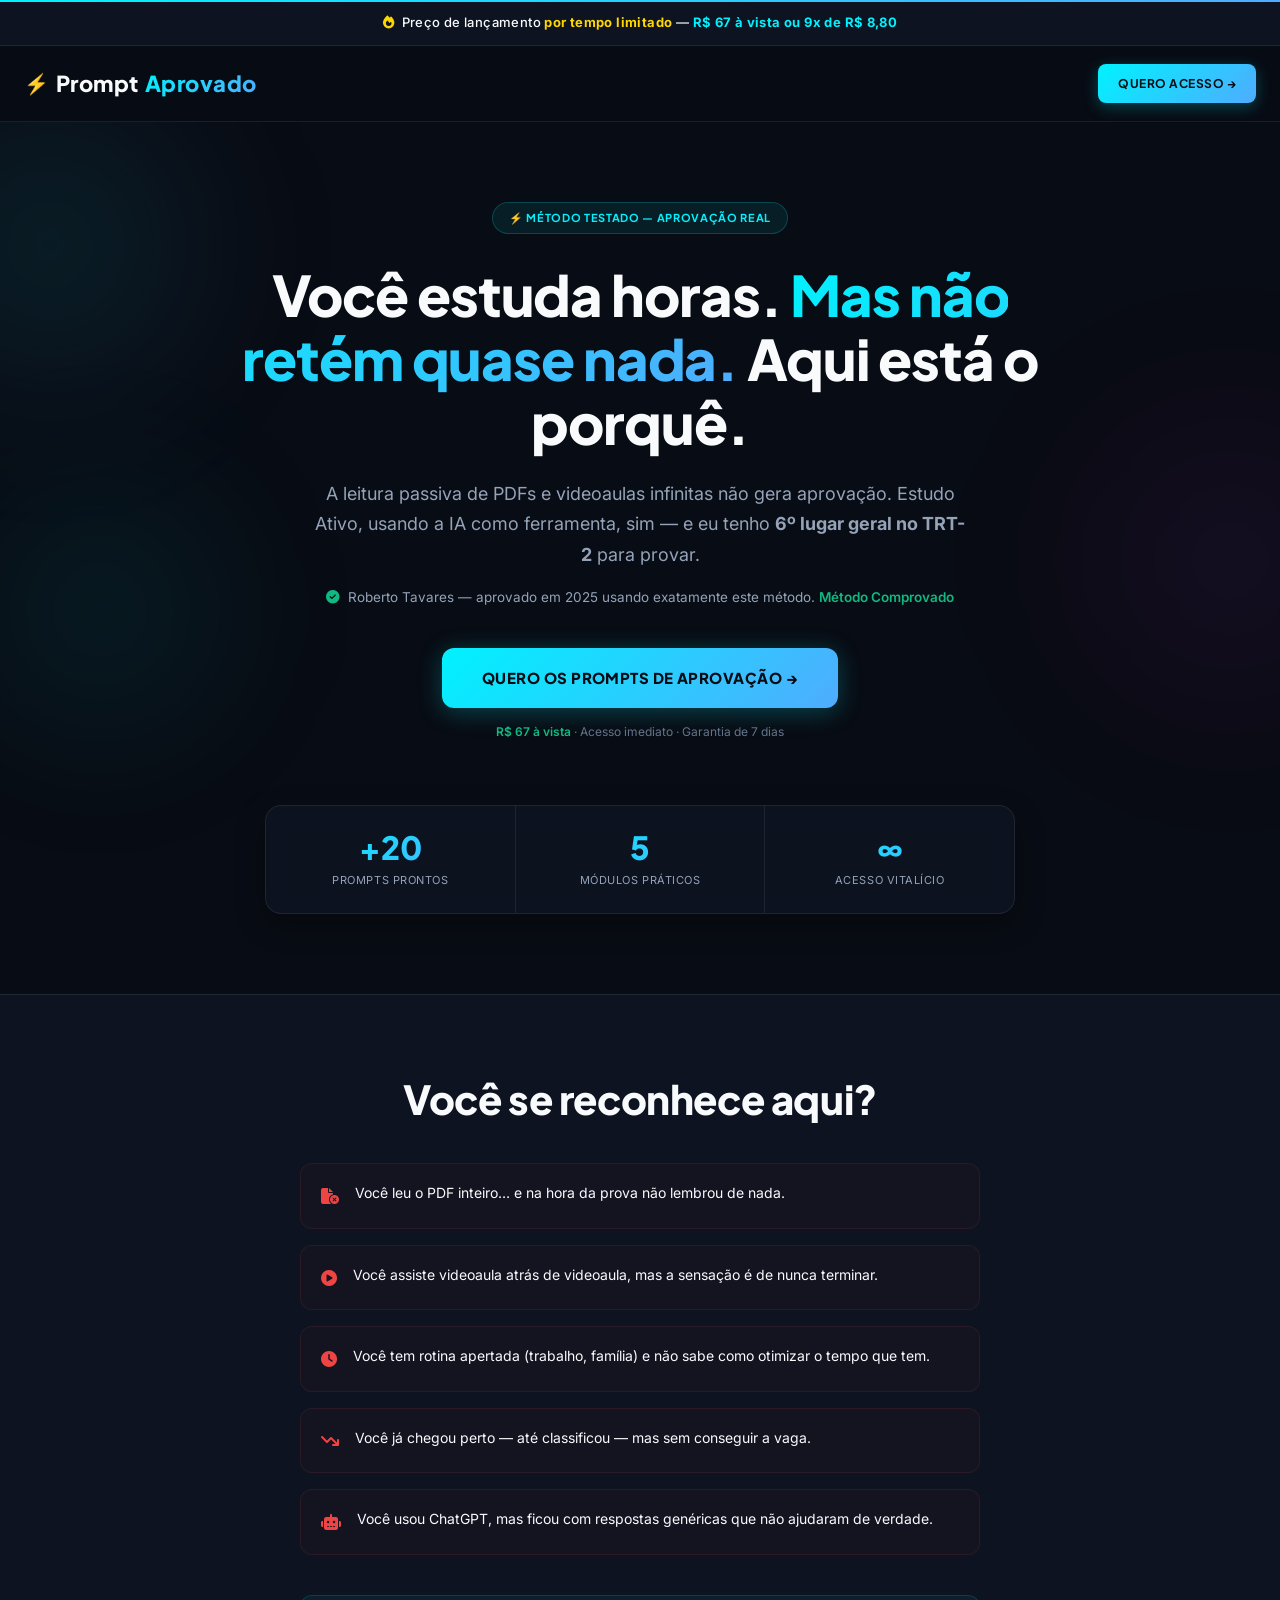
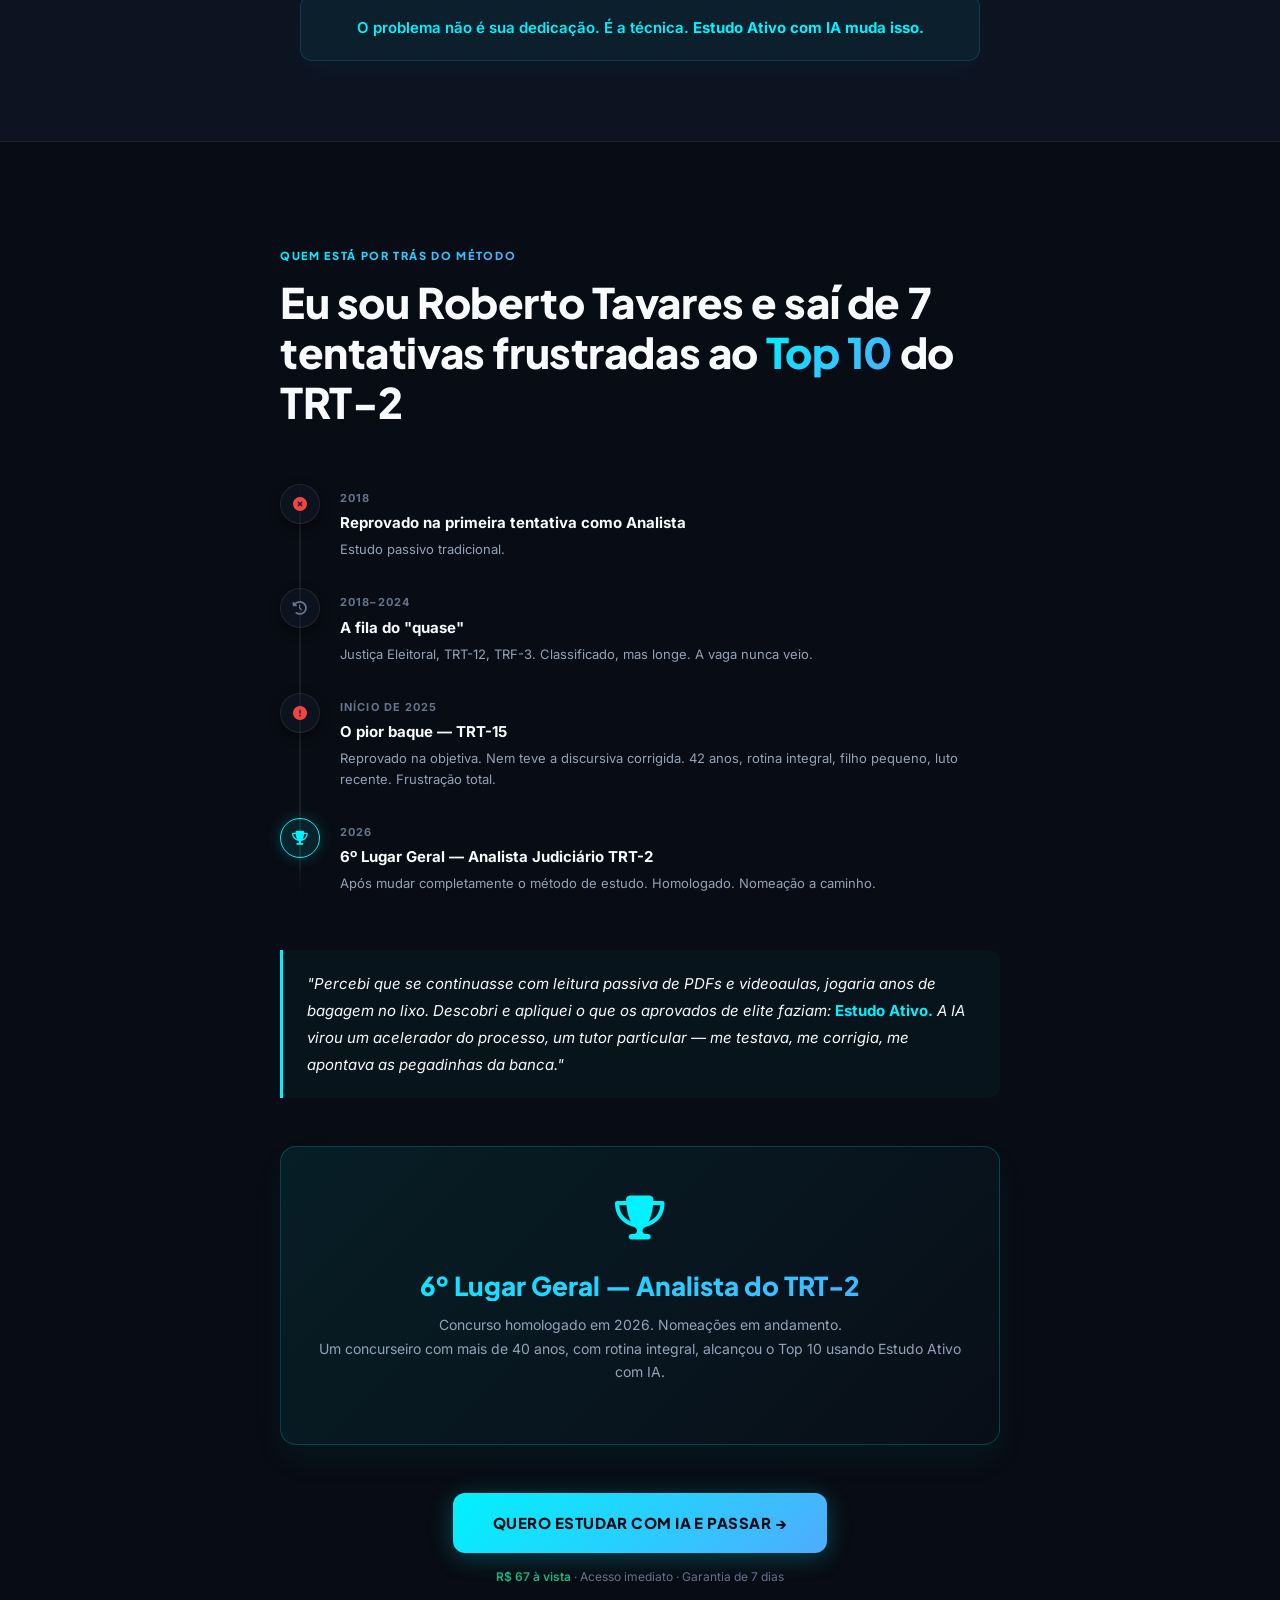
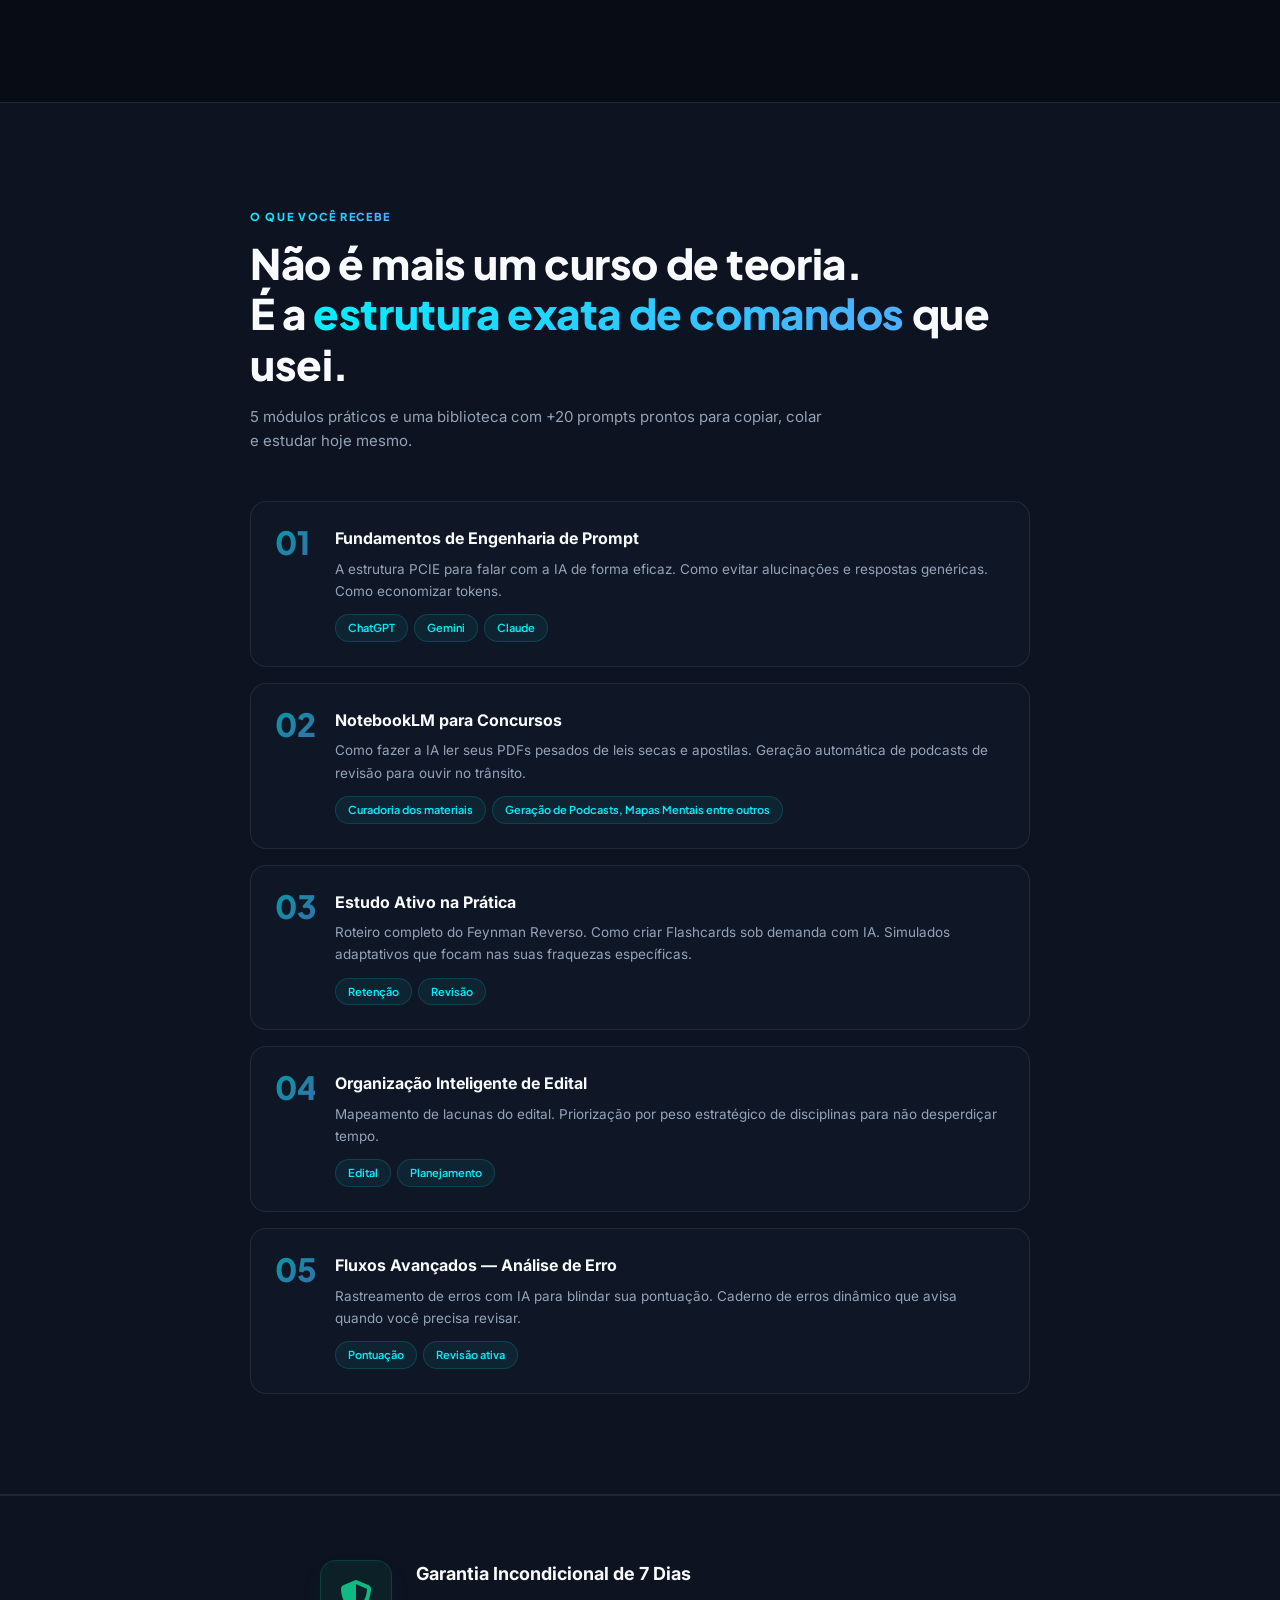
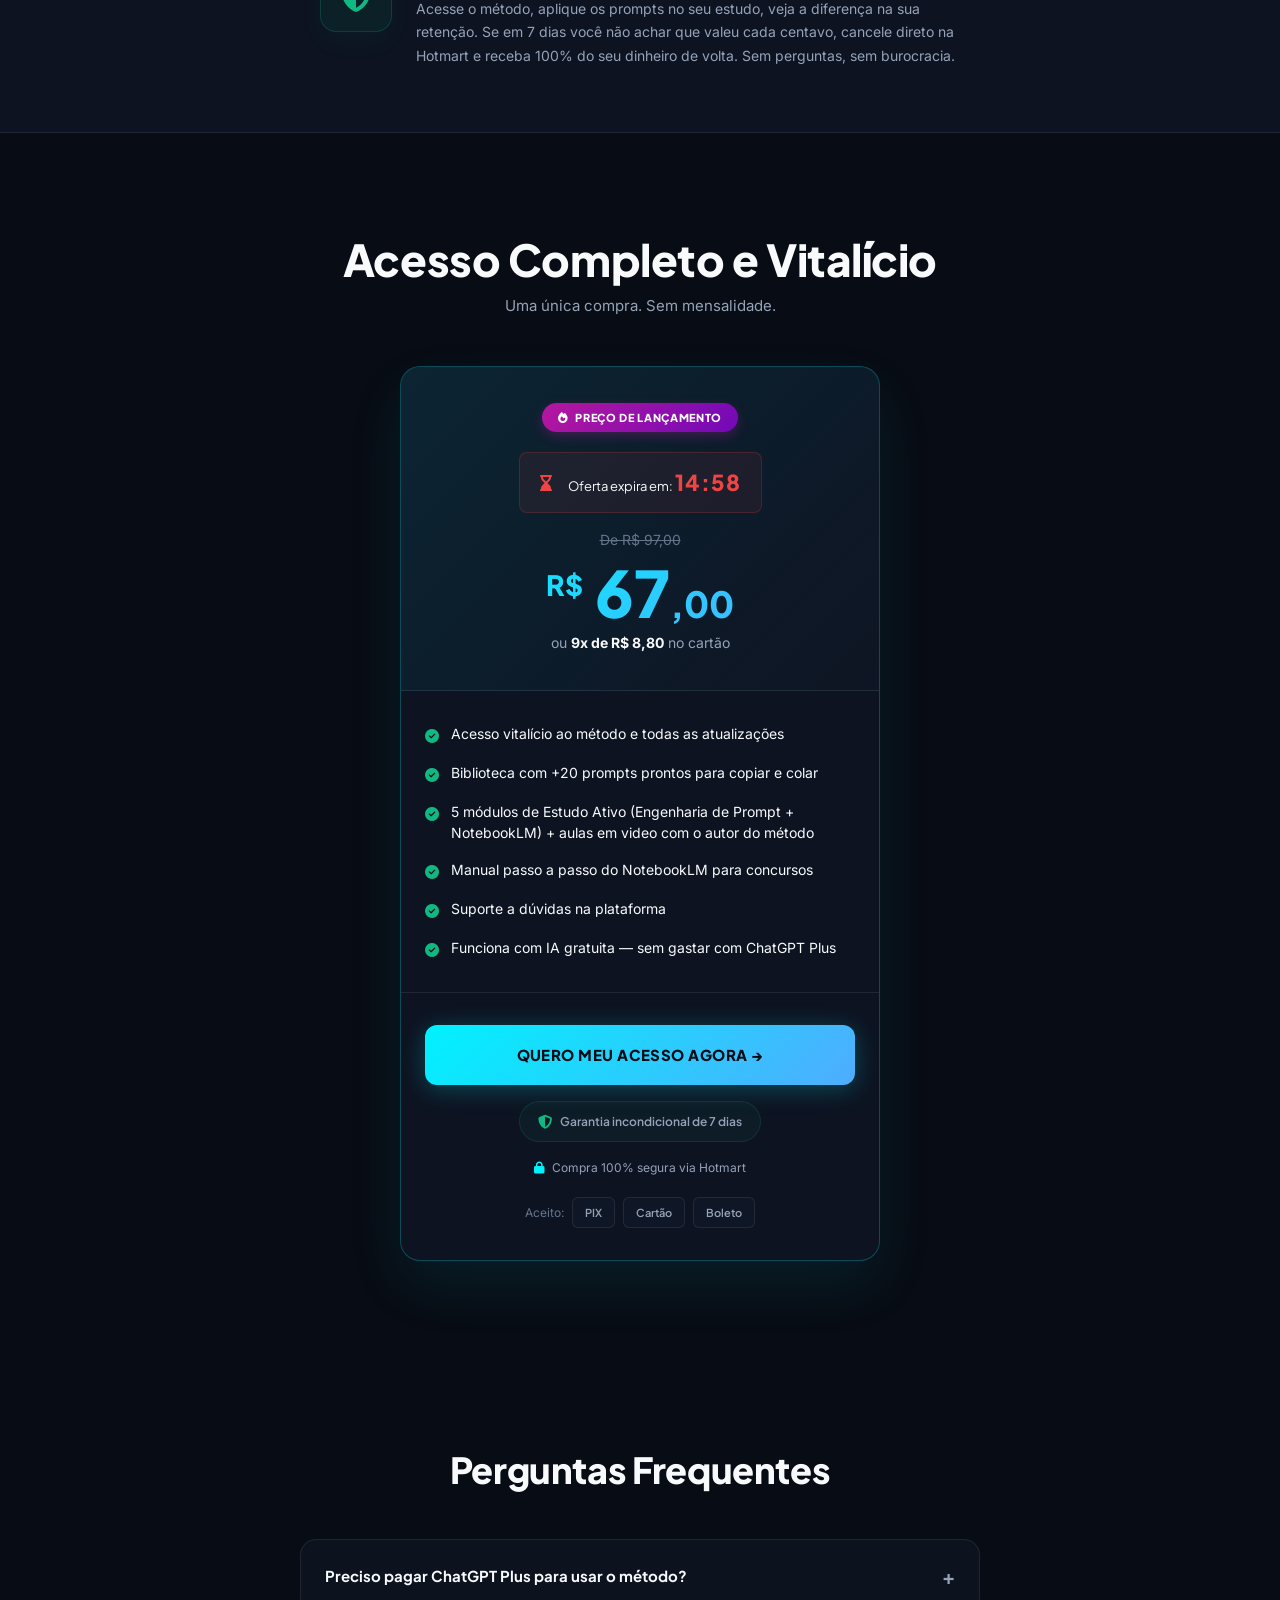
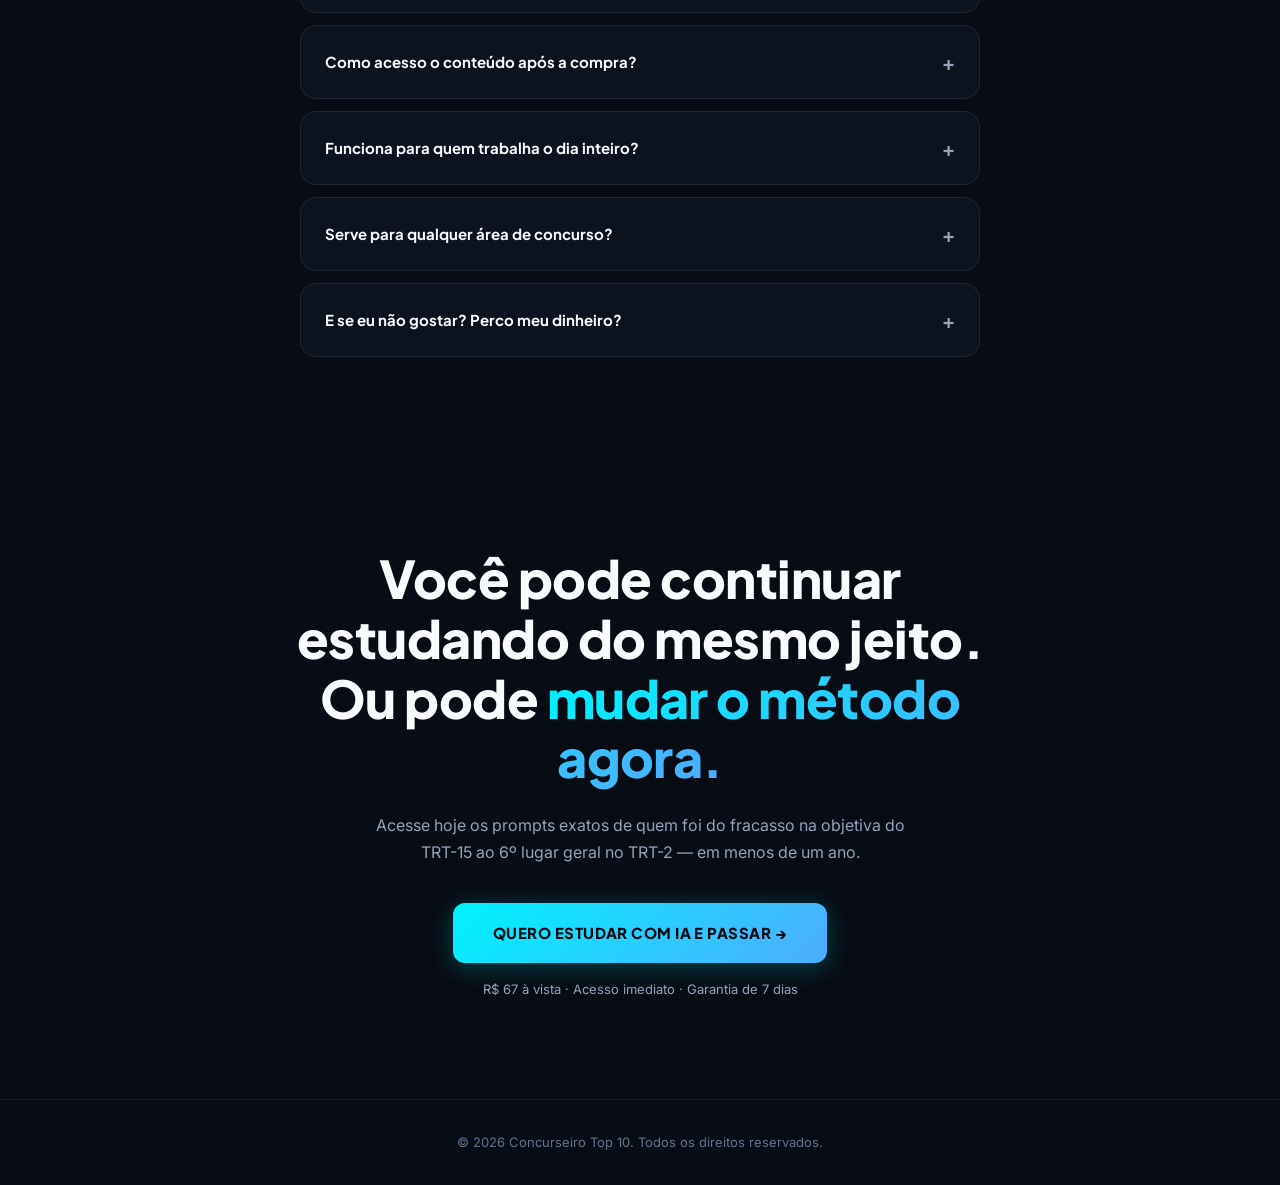
<file: index.old.html>
<!DOCTYPE html>
<html lang="pt-BR">

<head>
    <meta charset="UTF-8">
    <meta name="viewport" content="width=device-width, initial-scale=1.0">
    <title>PromptAprovado | Engenharia de Prompt e NotebookLM para Concursos</title>
    <meta name="description"
        content="Descubra o método exato de Estudo Ativo com Inteligência Artificial que transformou um concurseiro comum de 42 anos em aprovado em 6º lugar no TRT-2. Comandos prontos de IA para copiar e colar.">

    <!-- Favicon / Meta properties -->
    <link rel="icon"
        href="data:image/svg+xml,<svg xmlns=%22http://www.w3.org/2000/svg%22 viewBox=%220 0 100 100%22><text y=%22.9em%22 font-size=%2290%22>⚡</text></svg>">

    <!-- FontAwesome CDN for elegant minimal icons -->
    <link rel="stylesheet" href="https://cdnjs.cloudflare.com/ajax/libs/font-awesome/6.4.0/css/all.min.css">

    <!-- Google Fonts: Plus Jakarta Sans and Inter matching index.html -->
    <link rel="preconnect" href="https://fonts.googleapis.com">
    <link rel="preconnect" href="https://fonts.gstatic.com" crossorigin>
    <link
        href="https://fonts.googleapis.com/css2?family=Plus+Jakarta+Sans:wght@300;400;500;600;700;800&family=Inter:wght@300;400;500;600;700&display=swap"
        rel="stylesheet">

    <!-- Meta Pixel Code -->
    <script src="js/pixel.js"></script>
    <noscript><img height="1" width="1" style="display:none"
            src="https://www.facebook.com/tr?id=990961440342976&ev=PageView&noscript=1" /></noscript>
    <!-- End Meta Pixel Code -->

    <style>
        :root {
            /* Identidade Visual de index.html */
            --bg: #080c14;
            --surface: #0d1321;
            --surface2: rgba(22, 30, 49, 0.4);
            --border: rgba(255, 255, 255, 0.08);

            --gold: #ffe259;
            --gold-dim: #ffa751;

            --accent: #00f2fe;
            --accent-blue: #4facfe;
            --accent-purple: #8a2be2;
            --accent-pink: #ff007f;
            --accent-gold: #ffd700;
            --accent-green: #10b981;
            --accent-red: #ef4444;

            --text: #f8fafc;
            --muted: #94a3b8;
            --muted-dark: #64748b;

            --green: #10b981;
            --danger: #ef4444;
            --r: 16px;

            /* Gradients */
            --gradient-primary: linear-gradient(135deg, #00f2fe 0%, #4facfe 100%);
            --gradient-secondary: linear-gradient(135deg, #b5179e 0%, #7209b7 100%);
            --gradient-gold: linear-gradient(135deg, #ffe259 0%, #ffa751 100%);
            --gradient-glow: linear-gradient(135deg, rgba(0, 242, 254, 0.15) 0%, rgba(138, 43, 226, 0.15) 100%);

            /* Typography */
            --font-headings: 'Plus Jakarta Sans', sans-serif;
            --font-body: 'Inter', sans-serif;
            --transition-smooth: all 0.3s cubic-bezier(0.4, 0, 0.2, 1);
        }

        *,
        *::before,
        *::after {
            box-sizing: border-box;
            margin: 0;
            padding: 0;
        }

        html {
            scroll-behavior: smooth;
        }

        body {
            background: var(--bg);
            color: var(--text);
            font-family: var(--font-body);
            font-size: 16px;
            line-height: 1.6;
            overflow-x: hidden;
            -webkit-font-smoothing: antialiased;
            -moz-osx-font-smoothing: grayscale;
        }

        /* ─── GLOW BLOBS ────────────────────── */
        .glow-blob {
            position: absolute;
            width: 400px;
            height: 400px;
            border-radius: 50%;
            background: radial-gradient(circle, rgba(0, 242, 254, 0.1) 0%, rgba(79, 172, 254, 0.04) 50%, transparent 100%);
            filter: blur(60px);
            z-index: -1;
            pointer-events: none;
        }

        .glow-blob-1 {
            top: 5%;
            left: -150px;
        }

        .glow-blob-2 {
            top: 40%;
            right: -150px;
            background: radial-gradient(circle, rgba(138, 43, 226, 0.1) 0%, rgba(255, 0, 127, 0.03) 50%, transparent 100%);
        }

        .glow-blob-3 {
            bottom: 10%;
            left: -100px;
            background: radial-gradient(circle, rgba(0, 242, 254, 0.08) 0%, transparent 70%);
        }

        /* ─── TOPBAR ─────────────────────────── */
        .topbar {
            background: var(--surface);
            color: var(--text);
            text-align: center;
            padding: 12px 16px;
            font-size: 13px;
            font-weight: 500;
            letter-spacing: 0.03em;
            border-bottom: 1px solid var(--border);
            position: relative;
        }

        .topbar::before {
            content: '';
            position: absolute;
            top: 0;
            left: 0;
            width: 100%;
            height: 2px;
            background: var(--gradient-primary);
        }

        .topbar span {
            color: var(--accent);
            font-weight: 700;
        }

        .topbar strong {
            color: var(--accent-gold);
        }

        /* ─── NAV ────────────────────────────── */
        nav {
            display: flex;
            align-items: center;
            justify-content: space-between;
            padding: 18px 24px;
            border-bottom: 1px solid var(--border);
            position: sticky;
            top: 0;
            background: rgba(8, 12, 20, 0.9);
            backdrop-filter: blur(12px);
            z-index: 100;
        }

        .logo {
            font-family: var(--font-headings);
            font-weight: 800;
            font-size: 22px;
            letter-spacing: 0.5px;
            color: var(--text);
            display: flex;
            align-items: center;
            gap: 6px;
        }

        .logo::before {
            content: '⚡';
            color: var(--accent);
            font-size: 20px;
        }

        .logo span {
            background: var(--gradient-primary);
            -webkit-background-clip: text;
            -webkit-text-fill-color: transparent;
        }

        .nav-cta {
            background: var(--gradient-primary);
            color: #080c14;
            font-size: 12px;
            font-weight: 700;
            padding: 10px 20px;
            border-radius: 8px;
            text-decoration: none;
            letter-spacing: 0.04em;
            transition: var(--transition-smooth);
            display: none;
            font-family: var(--font-headings);
            text-transform: uppercase;
            box-shadow: 0 4px 15px rgba(0, 242, 254, 0.25);
        }

        @media(min-width:600px) {
            .nav-cta {
                display: inline-block;
            }
        }

        .nav-cta:hover {
            transform: translateY(-1px);
            box-shadow: 0 6px 20px rgba(0, 242, 254, 0.4);
            filter: brightness(1.1);
        }

        /* ─── HERO ───────────────────────────── */
        .hero {
            position: relative;
            overflow: hidden;
            padding: 80px 24px 80px;
            text-align: center;
        }

        .hero h1,
        .pain h2,
        .story h2,
        .method h2,
        .pricing h2,
        .faq h2,
        .final-cta h2 {
            font-family: var(--font-headings);
            font-weight: 800;
            color: var(--text);
        }

        .hero h1 {
            font-size: clamp(32px, 5vw, 56px);
            line-height: 1.15;
            letter-spacing: -0.02em;
            max-width: 900px;
            margin: 0 auto 24px;
        }

        .hero h1 em {
            font-style: normal;
            background: var(--gradient-primary);
            -webkit-background-clip: text;
            -webkit-text-fill-color: transparent;
        }

        .hero-badge {
            display: inline-flex;
            align-items: center;
            gap: 8px;
            background: rgba(0, 242, 254, 0.08);
            border: 1px solid rgba(0, 242, 254, 0.2);
            border-radius: 100px;
            padding: 6px 16px;
            font-size: 11px;
            font-weight: 700;
            color: var(--accent);
            letter-spacing: 0.06em;
            text-transform: uppercase;
            margin-bottom: 28px;
            font-family: var(--font-headings);
        }

        .hero-sub {
            font-size: clamp(15px, 2.5vw, 18px);
            color: var(--muted);
            max-width: 650px;
            margin: 0 auto 16px;
            font-weight: 400;
            line-height: 1.7;
        }

        .hero-proof {
            font-size: 13.5px;
            color: var(--muted);
            margin-bottom: 40px;
            line-height: 1.6;
        }

        .hero-proof strong {
            color: var(--green);
            font-weight: 600;
        }

        .cta-primary {
            display: inline-block;
            background: var(--gradient-primary);
            color: #080c14;
            font-weight: 800;
            font-size: 15px;
            padding: 18px 40px;
            border-radius: 12px;
            text-decoration: none;
            letter-spacing: 0.03em;
            transition: var(--transition-smooth);
            box-shadow: 0 4px 25px rgba(0, 242, 254, 0.25);
            font-family: var(--font-headings);
            text-transform: uppercase;
        }

        .cta-primary:hover {
            transform: translateY(-2px);
            box-shadow: 0 8px 35px rgba(0, 242, 254, 0.45);
            filter: brightness(1.1);
        }

        .cta-sub {
            display: block;
            margin-top: 14px;
            font-size: 12px;
            color: var(--muted-dark);
        }

        .cta-sub .price-highlight {
            color: var(--green);
            font-weight: 600;
        }

        /* stats bar */
        .hero-stats {
            display: flex;
            justify-content: center;
            gap: 0;
            margin-top: 64px;
            border: 1px solid var(--border);
            border-radius: var(--r);
            background: var(--surface2);
            backdrop-filter: blur(12px);
            max-width: 750px;
            margin-inline: auto;
            overflow: hidden;
            box-shadow: 0 10px 30px rgba(0, 0, 0, 0.3);
        }

        .stat {
            flex: 1;
            padding: 24px 16px;
            text-align: center;
            border-right: 1px solid var(--border);
            transition: var(--transition-smooth);
        }

        .stat:hover {
            background: rgba(255, 255, 255, 0.02);
        }

        .stat:last-child {
            border-right: none;
        }

        .stat-num {
            font-family: var(--font-headings);
            font-weight: 800;
            font-size: 32px;
            background: var(--gradient-primary);
            -webkit-background-clip: text;
            -webkit-text-fill-color: transparent;
            line-height: 1.1;
            display: block;
        }

        .stat-label {
            font-size: 11px;
            color: var(--muted);
            margin-top: 6px;
            text-transform: uppercase;
            letter-spacing: 0.05em;
        }

        /* ─── DOR ────────────────────────────── */
        .pain {
            background: var(--surface);
            border-top: 1px solid var(--border);
            border-bottom: 1px solid var(--border);
            padding: 80px 24px;
            position: relative;
        }

        .pain-inner {
            max-width: 680px;
            margin: 0 auto;
        }

        .pain h2 {
            font-size: clamp(26px, 4.5vw, 40px);
            line-height: 1.2;
            margin-bottom: 40px;
            text-align: center;
            letter-spacing: -0.01em;
        }

        .pain-list {
            list-style: none;
            display: flex;
            flex-direction: column;
            gap: 16px;
            margin-bottom: 40px;
        }

        .pain-list li {
            display: flex;
            align-items: flex-start;
            gap: 16px;
            background: rgba(239, 68, 68, 0.03);
            border: 1px solid rgba(239, 68, 68, 0.1);
            border-radius: 12px;
            padding: 18px 20px;
            font-size: 14px;
            color: var(--text-secondary);
            line-height: 1.6;
            transition: var(--transition-smooth);
        }

        .pain-list li:hover {
            border-color: rgba(239, 68, 68, 0.25);
            background: rgba(239, 68, 68, 0.05);
            transform: translateX(4px);
        }

        .pain-list li .icon {
            font-size: 16px;
            flex-shrink: 0;
            margin-top: 2px;
        }

        .pain-transition {
            background: rgba(0, 242, 254, 0.05);
            border: 1px solid rgba(0, 242, 254, 0.15);
            border-radius: 12px;
            padding: 20px 24px;
            font-size: 15px;
            font-weight: 600;
            color: var(--accent);
            text-align: center;
            box-shadow: 0 10px 30px rgba(0, 242, 254, 0.03);
        }

        /* ─── STORY ──────────────────────────── */
        .story {
            padding: 100px 24px;
        }

        .section-label {
            font-size: 11px;
            font-weight: 800;
            letter-spacing: 0.15em;
            text-transform: uppercase;
            background: var(--gradient-primary);
            -webkit-background-clip: text;
            -webkit-text-fill-color: transparent;
            margin-bottom: 12px;
            display: inline-block;
            font-family: var(--font-headings);
        }

        .story-inner {
            max-width: 720px;
            margin: 0 auto;
        }

        .story h2 {
            font-size: clamp(26px, 5vw, 42px);
            line-height: 1.2;
            margin-bottom: 36px;
            letter-spacing: -0.01em;
        }

        .story h2 em {
            font-style: normal;
            background: var(--gradient-primary);
            -webkit-background-clip: text;
            -webkit-text-fill-color: transparent;
        }

        .story p {
            color: var(--muted);
            margin-bottom: 24px;
            line-height: 1.8;
            font-size: 15px;
        }

        .story p strong {
            color: var(--text);
        }

        blockquote {
            border-left: 3px solid var(--accent);
            padding: 20px 24px;
            background: rgba(0, 242, 254, 0.03);
            border-radius: 0 12px 12px 0;
            margin: 36px 0;
            font-style: italic;
            color: var(--text-secondary);
            font-size: 15px;
            line-height: 1.8;
        }

        blockquote strong {
            color: var(--accent);
            font-style: normal;
        }

        /* timeline */
        .timeline {
            margin: 56px 0;
            position: relative;
        }

        .timeline::before {
            content: '';
            position: absolute;
            left: 19px;
            top: 0;
            bottom: 0;
            width: 2px;
            background: linear-gradient(to bottom, transparent, var(--border) 10%, var(--border) 90%, transparent);
        }

        .tl-item {
            display: flex;
            gap: 20px;
            margin-bottom: 28px;
            align-items: flex-start;
        }

        .tl-dot {
            width: 40px;
            height: 40px;
            border-radius: 50%;
            border: 1px solid var(--border);
            background: var(--surface2);
            display: flex;
            align-items: center;
            justify-content: center;
            font-size: 14px;
            flex-shrink: 0;
            z-index: 1;
            box-shadow: 0 4px 12px rgba(0, 0, 0, 0.4);
            transition: var(--transition-smooth);
        }

        .tl-dot.win {
            border-color: var(--accent);
            background: rgba(0, 242, 254, 0.1);
            box-shadow: 0 0 15px rgba(0, 242, 254, 0.2);
        }

        .tl-body {
            padding-top: 6px;
        }

        .tl-year {
            font-size: 11px;
            color: var(--muted-dark);
            text-transform: uppercase;
            letter-spacing: 0.1em;
            margin-bottom: 4px;
            font-weight: 700;
        }

        .tl-title {
            font-weight: 700;
            font-size: 15px;
            margin-bottom: 4px;
            color: var(--text);
        }

        .tl-desc {
            font-size: 13px;
            color: var(--muted);
            line-height: 1.6;
        }

        /* result card */
        .result-card {
            background: linear-gradient(135deg, rgba(0, 242, 254, 0.08), rgba(79, 172, 254, 0.02));
            border: 1px solid rgba(0, 242, 254, 0.2);
            border-radius: var(--r);
            padding: 36px 28px;
            text-align: center;
            margin-top: 48px;
            box-shadow: 0 15px 35px rgba(0, 242, 254, 0.05);
        }

        .result-card .trophy-large {
            font-size: 44px;
            display: block;
            margin-bottom: 16px;
        }

        .result-card h3 {
            font-family: var(--font-headings);
            font-weight: 800;
            font-size: 26px;
            background: var(--gradient-primary);
            -webkit-background-clip: text;
            -webkit-text-fill-color: transparent;
            line-height: 1.2;
            margin-bottom: 12px;
        }

        .result-card p {
            color: var(--muted);
            font-size: 14px;
            line-height: 1.7;
        }

        /* ─── METHOD ─────────────────────────── */
        .method {
            padding: 100px 24px;
            background: var(--surface);
            border-top: 1px solid var(--border);
            border-bottom: 1px solid var(--border);
        }

        .method-inner {
            max-width: 780px;
            margin: 0 auto;
        }

        .method h2 {
            font-size: clamp(26px, 5vw, 42px);
            margin-bottom: 16px;
            line-height: 1.2;
            letter-spacing: -0.01em;
        }

        .method h2 em {
            font-style: normal;
            background: var(--gradient-primary);
            -webkit-background-clip: text;
            -webkit-text-fill-color: transparent;
        }

        .method-sub {
            color: var(--muted);
            font-size: 15px;
            margin-bottom: 48px;
            max-width: 580px;
            line-height: 1.6;
        }

        /* feynman demo */
        .chat-demo {
            border: 1px solid var(--border);
            border-radius: var(--r);
            overflow: hidden;
            margin-bottom: 56px;
            box-shadow: 0 20px 45px rgba(0, 0, 0, 0.4);
            background: var(--bg);
        }

        .chat-header {
            background: var(--surface2);
            border-bottom: 1px solid var(--border);
            padding: 14px 20px;
            font-size: 12px;
            font-weight: 600;
            color: var(--muted);
            display: flex;
            align-items: center;
            gap: 8px;
        }

        .chat-dot {
            width: 8px;
            height: 8px;
            border-radius: 50%;
            background: var(--green);
            box-shadow: 0 0 8px var(--green);
        }

        .chat-body {
            padding: 24px;
            display: flex;
            flex-direction: column;
            gap: 16px;
        }

        .msg {
            max-width: 85%;
        }

        .msg-user {
            align-self: flex-end;
        }

        .msg-ai {
            align-self: flex-start;
        }

        .msg-label {
            font-size: 10px;
            color: var(--muted-dark);
            margin-bottom: 6px;
            text-transform: uppercase;
            letter-spacing: 0.08em;
            font-weight: 700;
        }

        .msg-user .msg-label {
            text-align: right;
        }

        .msg-bubble {
            border-radius: 12px;
            padding: 14px 18px;
            font-size: 13px;
            line-height: 1.7;
        }

        .msg-user .msg-bubble {
            background: linear-gradient(135deg, rgba(0, 242, 254, 0.12) 0%, rgba(79, 172, 254, 0.03) 100%);
            border: 1px solid rgba(0, 242, 254, 0.25);
            color: var(--text);
        }

        .msg-ai .msg-bubble {
            background: var(--surface2);
            border: 1px solid var(--border);
            color: var(--text-secondary);
        }

        .msg-ai .msg-bubble .alert {
            color: var(--accent-gold);
            font-weight: 700;
            display: block;
            margin-top: 10px;
        }

        /* modules grid */
        .modules {
            display: flex;
            flex-direction: column;
            gap: 16px;
        }

        .module-card {
            border: 1px solid var(--border);
            border-radius: var(--r);
            padding: 24px;
            background: var(--surface2);
            display: flex;
            gap: 20px;
            align-items: flex-start;
            transition: var(--transition-smooth);
        }

        .module-card:hover {
            border-color: rgba(0, 242, 254, 0.3);
            transform: translateY(-2px);
            box-shadow: 0 12px 25px rgba(0, 242, 254, 0.05);
        }

        .mod-num {
            font-family: var(--font-headings);
            font-weight: 800;
            font-size: 32px;
            background: var(--gradient-primary);
            -webkit-background-clip: text;
            -webkit-text-fill-color: transparent;
            opacity: 0.6;
            line-height: 1;
            flex-shrink: 0;
            width: 40px;
        }

        .mod-title {
            font-weight: 700;
            font-size: 16px;
            margin-bottom: 6px;
            color: var(--text);
        }

        .mod-desc {
            font-size: 13.5px;
            color: var(--muted);
            line-height: 1.65;
        }

        .mod-tags {
            display: flex;
            flex-wrap: wrap;
            gap: 6px;
            margin-top: 12px;
        }

        .tag {
            font-size: 11px;
            padding: 4px 12px;
            border-radius: 100px;
            background: rgba(0, 242, 254, 0.06);
            border: 1px solid rgba(0, 242, 254, 0.15);
            color: var(--accent);
            font-family: var(--font-headings);
            font-weight: 600;
        }

        /* ─── PRICING ────────────────────────── */
        .pricing {
            padding: 100px 24px;
            text-align: center;
        }

        .pricing h2 {
            font-size: clamp(28px, 5vw, 44px);
            margin-bottom: 8px;
            line-height: 1.2;
            letter-spacing: -0.01em;
        }

        .pricing-sub {
            color: var(--muted);
            font-size: 15px;
            margin-bottom: 48px;
        }

        .pricing-card {
            max-width: 480px;
            margin: 0 auto;
            background: var(--surface);
            border: 1px solid rgba(0, 242, 254, 0.25);
            border-radius: 20px;
            overflow: hidden;
            box-shadow: 0 25px 60px rgba(0, 242, 254, 0.08);
        }

        .pricing-header {
            background: linear-gradient(135deg, rgba(0, 242, 254, 0.08) 0%, rgba(79, 172, 254, 0.01) 100%);
            padding: 36px 24px;
            border-bottom: 1px solid var(--border);
        }

        .pricing-tag {
            display: inline-block;
            background: var(--gradient-secondary);
            color: #fff;
            font-size: 11px;
            font-weight: 800;
            padding: 6px 16px;
            border-radius: 100px;
            letter-spacing: 0.06em;
            text-transform: uppercase;
            margin-bottom: 20px;
            font-family: var(--font-headings);
            box-shadow: 0 4px 12px rgba(181, 23, 158, 0.3);
        }

        .price-main {
            font-family: var(--font-headings);
            font-weight: 800;
            font-size: 64px;
            background: var(--gradient-primary);
            -webkit-background-clip: text;
            -webkit-text-fill-color: transparent;
            line-height: 1;
            margin: 8px 0;
        }

        .price-main sup {
            font-size: 28px;
            vertical-align: super;
        }

        .price-main .cents {
            font-size: 36px;
        }

        .price-old {
            font-size: 14px;
            color: var(--muted-dark);
            text-decoration: line-through;
            margin-bottom: 4px;
        }

        .price-installments {
            font-size: 14px;
            color: var(--muted);
            margin-top: 8px;
        }

        .price-installments strong {
            color: var(--text);
            font-weight: 700;
        }

        .pricing-features {
            padding: 32px 24px;
            text-align: left;
            border-bottom: 1px solid var(--border);
        }

        .feat-item {
            display: flex;
            align-items: flex-start;
            gap: 12px;
            font-size: 14px;
            margin-bottom: 16px;
            color: var(--text-secondary);
            line-height: 1.5;
        }

        .feat-item:last-child {
            margin-bottom: 0;
        }

        .feat-icon {
            color: var(--green);
            font-size: 14px;
            flex-shrink: 0;
            margin-top: 2px;
        }

        .pricing-footer {
            padding: 32px 24px;
        }

        .cta-block {
            display: flex;
            flex-direction: column;
            align-items: center;
            gap: 16px;
        }

        .guarantee-pill {
            display: flex;
            align-items: center;
            gap: 8px;
            font-size: 12px;
            color: var(--muted);
            padding: 8px 18px;
            background: rgba(16, 185, 129, 0.06);
            border: 1px solid rgba(16, 185, 129, 0.15);
            border-radius: 100px;
            font-family: var(--font-headings);
            font-weight: 600;
        }

        .guarantee-pill .g-icon {
            font-size: 14px;
        }

        .payment-methods {
            display: flex;
            align-items: center;
            justify-content: center;
            gap: 8px;
            margin-top: 20px;
            font-size: 12px;
            color: var(--muted-dark);
        }

        .pm-chip {
            background: var(--surface2);
            border: 1px solid var(--border);
            padding: 6px 12px;
            border-radius: 6px;
            font-size: 11px;
            color: var(--muted);
            font-family: var(--font-headings);
            font-weight: 600;
        }

        /* guarantee section */
        .guarantee {
            background: var(--surface);
            border-top: 1px solid var(--border);
            border-bottom: 1px solid var(--border);
            padding: 64px 24px;
            position: relative;
        }

        .guarantee-inner {
            max-width: 640px;
            margin: 0 auto;
            display: flex;
            gap: 24px;
            align-items: flex-start;
        }

        .g-badge {
            background: rgba(16, 185, 129, 0.08);
            border: 1px solid rgba(16, 185, 129, 0.2);
            border-radius: 16px;
            width: 72px;
            height: 72px;
            display: flex;
            align-items: center;
            justify-content: center;
            font-size: 32px;
            flex-shrink: 0;
            box-shadow: 0 10px 25px rgba(16, 185, 129, 0.05);
        }

        .guarantee-inner h3 {
            font-weight: 700;
            font-size: 18px;
            margin-bottom: 8px;
            color: var(--text);
        }

        .guarantee-inner p {
            color: var(--muted);
            font-size: 14px;
            line-height: 1.7;
        }

        @media(max-width:500px) {
            .guarantee-inner {
                flex-direction: column;
                align-items: center;
                text-align: center;
            }
        }

        /* ─── FAQ ────────────────────────────── */
        .faq {
            padding: 80px 24px;
        }

        .faq-inner {
            max-width: 680px;
            margin: 0 auto;
        }

        .faq h2 {
            font-size: clamp(26px, 4.5vw, 36px);
            margin-bottom: 40px;
            text-align: center;
            letter-spacing: -0.01em;
        }

        details {
            border: 1px solid var(--border);
            border-radius: var(--r);
            margin-bottom: 12px;
            background: var(--surface2);
            overflow: hidden;
            transition: var(--transition-smooth);
        }

        details:hover {
            border-color: rgba(0, 242, 254, 0.25);
        }

        summary {
            padding: 20px 24px;
            cursor: pointer;
            font-weight: 700;
            font-size: 15px;
            list-style: none;
            display: flex;
            justify-content: space-between;
            align-items: center;
            gap: 12px;
            user-select: none;
            font-family: var(--font-headings);
            color: var(--text);
        }

        summary::-webkit-details-marker {
            display: none;
        }

        summary::after {
            content: '+';
            font-size: 20px;
            color: var(--muted);
            flex-shrink: 0;
            transition: transform 0.3s ease;
        }

        details[open] summary::after {
            content: '−';
            color: var(--accent);
        }

        details p {
            padding: 0 24px 20px;
            font-size: 14px;
            color: var(--muted);
            line-height: 1.75;
        }

        /* ─── FINAL CTA ──────────────────────── */
        .final-cta {
            padding: 100px 24px;
            text-align: center;
            position: relative;
            overflow: hidden;
        }

        .final-cta h2 {
            font-size: clamp(28px, 6vw, 52px);
            line-height: 1.15;
            max-width: 800px;
            margin: 0 auto 24px;
            letter-spacing: -0.01em;
        }

        .final-cta h2 em {
            font-style: normal;
            background: var(--gradient-primary);
            -webkit-background-clip: text;
            -webkit-text-fill-color: transparent;
        }

        .final-cta p {
            max-width: 550px;
            margin: 0 auto 36px;
            color: var(--muted);
            font-size: 16px;
            line-height: 1.7;
        }

        /* ─── FOOTER ─────────────────────────── */
        footer {
            border-top: 1px solid var(--border);
            padding: 32px 24px;
            text-align: center;
            font-size: 13px;
            color: var(--muted-dark);
        }

        /* ─── TIMER ──────────────────────────── */
        .timer-bar {
            background: rgba(239, 68, 68, 0.08);
            border: 1px solid rgba(239, 68, 68, 0.2);
            border-radius: 8px;
            padding: 12px 20px;
            display: inline-flex;
            align-items: center;
            justify-content: center;
            gap: 12px;
            font-size: 13px;
            margin-bottom: 24px;
            flex-wrap: wrap;
            text-align: center;
            font-family: var(--font-headings);
        }

        .timer-bar .fire {
            font-size: 16px;
            display: flex;
            align-items: center;
        }

        .timer-bar strong {
            color: var(--danger);
        }

        #countdown {
            font-family: var(--font-headings);
            font-weight: 800;
            font-size: 22px;
            letter-spacing: 1px;
            color: var(--danger);
        }

        /* responsive */
        @media(max-width:600px) {
            .hero-stats {
                flex-direction: column;
            }

            .stat {
                border-right: none;
                border-bottom: 1px solid var(--border);
            }

            .stat:last-child {
                border-bottom: none;
            }
        }


    </style>
</head>

<body>

    <!-- Background Glow Elements -->
    <div class="glow-blob glow-blob-1"></div>
    <div class="glow-blob glow-blob-2"></div>
    <div class="glow-blob glow-blob-3"></div>

    <!-- TOPBAR -->
    <div class="topbar">
        <i class="fa-solid fa-fire" style="color: var(--accent-gold); margin-right: 4px;"></i> Preço de lançamento
        <strong>por tempo limitado</strong> — <span>R$ 67 à vista ou 9x de R$ 8,80</span>
    </div>

    <!-- NAV -->
    <nav>
        <div class="logo">Prompt<span>Aprovado</span></div>
        <a href="./acesso/" class="nav-cta" target="_blank" rel="noopener">QUERO ACESSO →</a>
    </nav>

    <!-- HERO -->
    <section class="hero">
        <div class="hero-badge">⚡ Método Testado — Aprovação Real</div>
        <h1>Você estuda horas. <em>Mas não retém quase nada.</em> Aqui está o porquê.</h1>
        <p class="hero-sub">
            A leitura passiva de PDFs e videoaulas infinitas não gera aprovação.
            Estudo Ativo, usando a IA como ferramenta, sim — e eu tenho <strong>6º lugar geral no TRT-2</strong> para
            provar.
        </p>
        <p class="hero-proof">
            <i class="fa-solid fa-circle-check" style="color: var(--accent-green); margin-right: 4px;"></i> Roberto
            Tavares —
            aprovado em 2025 usando exatamente este método. <strong>Método Comprovado</strong>
        </p>

        <a href="./acesso/" class="cta-primary" target="_blank" rel="noopener">
            QUERO OS PROMPTS DE APROVAÇÃO →
        </a>
        <span class="cta-sub">
            <span class="price-highlight">R$ 67 à vista</span> · Acesso imediato · Garantia de 7 dias
        </span>

        <div class="hero-stats">
            <div class="stat">
                <span class="stat-num">+20</span>
                <div class="stat-label">Prompts Prontos</div>
            </div>
            <div class="stat">
                <span class="stat-num">5</span>
                <div class="stat-label">Módulos Práticos</div>
            </div>
            <div class="stat">
                <span class="stat-num">∞</span>
                <div class="stat-label">Acesso Vitalício</div>
            </div>
        </div>
    </section>

    <!-- DOR -->
    <section class="pain">
        <div class="pain-inner">
            <h2>Você se reconhece aqui?</h2>
            <ul class="pain-list">
                <li><span class="icon"><i class="fa-solid fa-file-circle-xmark"
                            style="color: var(--accent-red);"></i></span> Você leu o PDF inteiro… e na hora da prova não
                    lembrou de nada.</li>
                <li><span class="icon"><i class="fa-solid fa-circle-play" style="color: var(--accent-red);"></i></span>
                    Você assiste videoaula atrás de videoaula, mas a sensação é de nunca terminar.</li>
                <li><span class="icon"><i class="fa-solid fa-clock" style="color: var(--accent-red);"></i></span> Você
                    tem rotina apertada (trabalho, família) e não sabe como otimizar o tempo que tem.</li>
                <li><span class="icon"><i class="fa-solid fa-arrow-trend-down"
                            style="color: var(--accent-red);"></i></span> Você já chegou perto — até classificou — mas
                    sem conseguir a vaga.</li>
                <li><span class="icon"><i class="fa-solid fa-robot" style="color: var(--accent-red);"></i></span> Você
                    usou ChatGPT, mas ficou com respostas genéricas que não ajudaram de verdade.</li>
            </ul>
            <div class="pain-transition">
                O problema não é sua dedicação. É a técnica. <strong>Estudo Ativo com IA muda isso.</strong>
            </div>
        </div>
    </section>

    <!-- STORY -->
    <section class="story">
        <div class="story-inner">
            <span class="section-label">Quem está por trás do método</span>
            <h2>Eu sou Roberto Tavares e saí de 7 tentativas frustradas ao <em>Top 10</em> do TRT-2</h2>

            <div class="timeline">
                <div class="tl-item">
                    <div class="tl-dot"><i class="fa-solid fa-circle-xmark" style="color: var(--accent-red);"></i></div>
                    <div class="tl-body">
                        <div class="tl-year">2018</div>
                        <div class="tl-title">Reprovado na primeira tentativa como Analista</div>
                        <div class="tl-desc">Estudo passivo tradicional.</div>
                    </div>
                </div>
                <div class="tl-item">
                    <div class="tl-dot"><i class="fa-solid fa-clock-rotate-left" style="color: var(--muted-dark);"></i>
                    </div>
                    <div class="tl-body">
                        <div class="tl-year">2018–2024</div>
                        <div class="tl-title">A fila do "quase"</div>
                        <div class="tl-desc">Justiça Eleitoral, TRT-12, TRF-3. Classificado, mas longe. A vaga nunca
                            veio.</div>
                    </div>
                </div>
                <div class="tl-item">
                    <div class="tl-dot"><i class="fa-solid fa-circle-exclamation" style="color: var(--accent-red);"></i>
                    </div>
                    <div class="tl-body">
                        <div class="tl-year">Início de 2025</div>
                        <div class="tl-title">O pior baque — TRT-15</div>
                        <div class="tl-desc">Reprovado na objetiva. Nem teve a discursiva corrigida. 42 anos, rotina
                            integral, filho pequeno, luto recente. Frustração total.</div>
                    </div>
                </div>
                <div class="tl-item">
                    <div class="tl-dot win"><i class="fa-solid fa-trophy" style="color: var(--accent);"></i></div>
                    <div class="tl-body">
                        <div class="tl-year">2026</div>
                        <div class="tl-title">6º Lugar Geral — Analista Judiciário TRT-2</div>
                        <div class="tl-desc">Após mudar completamente o método de estudo. Homologado. Nomeação a
                            caminho.</div>
                    </div>
                </div>
            </div>

            <blockquote>
                "Percebi que se continuasse com leitura passiva de PDFs e videoaulas, jogaria anos de bagagem no lixo.
                Descobri e apliquei o que os aprovados de elite faziam: <strong>Estudo Ativo.</strong>
                A IA virou um acelerador do processo, um tutor particular — me testava, me corrigia, me apontava as
                pegadinhas da banca."
            </blockquote>

            <div class="result-card">
                <span class="trophy-large"><i class="fa-solid fa-trophy" style="color: var(--accent);"></i></span>
                <h3>6º Lugar Geral — Analista do TRT-2</h3>
                <p>Concurso homologado em 2026. Nomeações em andamento.<br>
                    Um concurseiro com mais de 40 anos, com rotina integral, alcançou o Top 10 usando Estudo Ativo com
                    IA.</p>
            </div>

            <!-- Middle Page CTA (Substituindo o rodapé fixo) -->
            <div style="text-align: center; margin-top: 48px; margin-bottom: 16px;">
                <a href="./acesso/" class="cta-primary" target="_blank" rel="noopener">
                    QUERO ESTUDAR COM IA E PASSAR →
                </a>
                <span class="cta-sub" style="margin-top: 14px;">
                    <span style="color: var(--accent-green); font-weight: 600;">R$ 67 à vista</span> · Acesso imediato · Garantia de 7 dias
                </span>
            </div>
        </div>
    </section>

    <!-- METHOD -->
    <section class="method">
        <div class="method-inner">
            <span class="section-label">O que você recebe</span>
            <h2>Não é mais um curso de teoria.<br>É a <em>estrutura exata de comandos</em> que usei.</h2>
            <p class="method-sub">5 módulos práticos e uma biblioteca com +20 prompts prontos para copiar, colar e
                estudar hoje mesmo.</p>


            <!-- Modules -->
            <div class="modules">
                <div class="module-card">
                    <div class="mod-num">01</div>
                    <div class="mod-body">
                        <div class="mod-title">Fundamentos de Engenharia de Prompt</div>
                        <div class="mod-desc">A estrutura PCIE para falar com a IA
                            de forma eficaz. Como evitar alucinações e respostas genéricas. Como economizar tokens.
                        </div>
                        <div class="mod-tags"><span class="tag">ChatGPT</span><span class="tag">Gemini</span><span
                                class="tag">Claude</span></div>
                    </div>
                </div>
                <div class="module-card">
                    <div class="mod-num">02</div>
                    <div class="mod-body">
                        <div class="mod-title">NotebookLM para Concursos</div>
                        <div class="mod-desc">Como fazer a IA ler seus PDFs pesados de leis secas e apostilas. Geração
                            automática de podcasts de revisão para ouvir no trânsito.</div>
                        <div class="mod-tags"><span class="tag">Curadoria dos materiais</span><span class="tag">Geração
                                de Podcasts, Mapas Mentais entre outros</span></div>
                    </div>
                </div>
                <div class="module-card">
                    <div class="mod-num">03</div>
                    <div class="mod-body">
                        <div class="mod-title">Estudo Ativo na Prática</div>
                        <div class="mod-desc">Roteiro completo do Feynman Reverso. Como criar Flashcards sob demanda com
                            IA.
                            Simulados adaptativos que focam nas suas fraquezas específicas.</div>
                        <div class="mod-tags"><span class="tag">Retenção</span><span class="tag">Revisão</span></div>
                    </div>
                </div>
                <div class="module-card">
                    <div class="mod-num">04</div>
                    <div class="mod-body">
                        <div class="mod-title">Organização Inteligente de Edital</div>
                        <div class="mod-desc">Mapeamento de lacunas do edital. Priorização por peso
                            estratégico de disciplinas para não desperdiçar tempo.</div>
                        <div class="mod-tags"><span class="tag">Edital</span><span class="tag">Planejamento</span></div>
                    </div>
                </div>
                <div class="module-card">
                    <div class="mod-num">05</div>
                    <div class="mod-body">
                        <div class="mod-title">Fluxos Avançados — Análise de Erro</div>
                        <div class="mod-desc">Rastreamento de erros com IA para blindar sua pontuação. Caderno de erros
                            dinâmico que avisa quando você precisa revisar.</div>
                        <div class="mod-tags"><span class="tag">Pontuação</span><span class="tag">Revisão ativa</span>
                        </div>
                    </div>
                </div>
            </div>
        </div>
    </section>

    <!-- GUARANTEE (antes do preço) -->
    <section class="guarantee">
        <div class="guarantee-inner">
            <div class="g-badge"><i class="fa-solid fa-shield-halved" style="color: var(--green);"></i></div>
            <div>
                <h3>Garantia Incondicional de 7 Dias</h3>
                <p>Acesse o método, aplique os prompts no seu estudo, veja a diferença na sua retenção.
                    Se em 7 dias você não achar que valeu cada centavo, cancele direto na Hotmart e receba
                    100% do seu dinheiro de volta. Sem perguntas, sem burocracia.</p>
            </div>
        </div>
    </section>

    <!-- PRICING -->
    <section class="pricing" id="preco">
        <h2>Acesso Completo e Vitalício</h2>
        <p class="pricing-sub">Uma única compra. Sem mensalidade.</p>

        <div class="pricing-card">
            <div class="pricing-header">
                <div class="pricing-tag"><i class="fa-solid fa-fire" style="margin-right: 4px;"></i> Preço de Lançamento
                </div>

                <div class="timer-bar" style="margin: 0 0 16px;">
                    <span class="fire"><i class="fa-solid fa-hourglass-end"
                            style="color: var(--accent-red); margin-right: 4px;"></i></span>
                    <span>Oferta expira em: <span id="countdown">15:00</span></span>
                </div>

                <div class="price-old">De R$ 97,00</div>
                <div class="price-main"><sup>R$</sup> 67<span class="cents">,00</span></div>
                <div class="price-installments">ou <strong>9x de R$ 8,80</strong> no cartão</div>
            </div>

            <div class="pricing-features">
                <div class="feat-item"><span class="feat-icon"><i class="fa-solid fa-circle-check"></i></span> Acesso
                    vitalício ao método e todas as
                    atualizações</div>
                <div class="feat-item"><span class="feat-icon"><i class="fa-solid fa-circle-check"></i></span>
                    Biblioteca com +20 prompts prontos para copiar e
                    colar</div>
                <div class="feat-item"><span class="feat-icon"><i class="fa-solid fa-circle-check"></i></span> 5 módulos
                    de Estudo Ativo (Engenharia de Prompt
                    + NotebookLM) + aulas em video com o autor do método</div>
                <div class="feat-item"><span class="feat-icon"><i class="fa-solid fa-circle-check"></i></span> Manual
                    passo a passo do NotebookLM para
                    concursos</div>
                <div class="feat-item"><span class="feat-icon"><i class="fa-solid fa-circle-check"></i></span> Suporte a
                    dúvidas na plataforma</div>
                <div class="feat-item"><span class="feat-icon"><i class="fa-solid fa-circle-check"></i></span> Funciona
                    com IA gratuita — sem gastar com
                    ChatGPT Plus</div>
            </div>

            <div class="pricing-footer">
                <div class="cta-block">
                    <a href="./acesso/" class="cta-primary"
                        style="width:100%;text-align:center;" target="_blank" rel="noopener">
                        QUERO MEU ACESSO AGORA →
                    </a>
                    <div class="guarantee-pill">
                        <span class="g-icon"><i class="fa-solid fa-shield-halved"
                                style="color: var(--accent-green);"></i></span> Garantia incondicional de 7 dias
                    </div>
                    <div style="font-size:12px;color:var(--muted);"><i class="fa-solid fa-lock"
                            style="color: var(--accent); margin-right: 4px;"></i> Compra 100% segura via Hotmart</div>
                </div>
                <div class="payment-methods">
                    <span>Aceito:</span>
                    <span class="pm-chip">PIX</span>
                    <span class="pm-chip">Cartão</span>
                    <span class="pm-chip">Boleto</span>
                </div>
            </div>
        </div>
    </section>

    <!-- FAQ -->
    <section class="faq">
        <div class="faq-inner">
            <h2>Perguntas Frequentes</h2>
            <details>
                <summary>Preciso pagar ChatGPT Plus para usar o método?</summary>
                <p>Não. Todos os prompts foram testados e otimizados para funcionarem em modelos e ferramentas
                    gratuitas. Você não precisa
                    gastar nada
                    extra.</p>
            </details>
            <details>
                <summary>Como acesso o conteúdo após a compra?</summary>
                <p>Imediatamente após a confirmação do pagamento, você recebe um e-mail com acesso à plataforma de
                    membros. Os prompts estão organizados e prontos para copiar e usar no mesmo dia.</p>
            </details>
            <details>
                <summary>Funciona para quem trabalha o dia inteiro?</summary>
                <p>Foi feito exatamente para isso. O método foi desenvolvido por alguém com rotina integral, esposa e
                    filho pequeno. A IA acelera resumos, flashcards e transforma leis secas em áudios de revisão para
                    ouvir no trânsito ou na academia.</p>
            </details>
            <details>
                <summary>Serve para qualquer área de concurso?</summary>
                <p>Sim. Tribunais, área administrativa, policial, fiscal ou de controle. Os prompts foram desenhados
                    para estruturar qualquer conteúdo — direito, TI, português, raciocínio lógico, etc. O método é
                    focado em concursos, mas funciona para qualquer área.</p>
            </details>
            <details>
                <summary>E se eu não gostar? Perco meu dinheiro?</summary>
                <p>Não. Você tem 7 dias de garantia incondicional. Basta pedir o cancelamento direto na Hotmart e o
                    reembolso é feito integralmente, sem precisar se justificar.</p>
            </details>
        </div>
    </section>

    <!-- FINAL CTA -->
    <section class="final-cta">
        <h2>Você pode continuar estudando do mesmo jeito.<br>Ou pode <em>mudar o método agora.</em></h2>
        <p>Acesse hoje os prompts exatos de quem foi do fracasso na objetiva do TRT-15 ao 6º lugar geral no TRT-2 — em
            menos de um ano.</p>
        <a href="./acesso/" class="cta-primary" target="_blank" rel="noopener">
            QUERO ESTUDAR COM IA E PASSAR →
        </a>
        <div style="margin-top:16px;font-size:13px;color:var(--muted);">
            R$ 67 à vista · Acesso imediato · Garantia de 7 dias
        </div>
    </section>

    <!-- FOOTER -->
    <footer>
        <p>© 2026 Concurseiro Top 10. Todos os direitos reservados.</p>
    </footer>



    <script>
        // countdown with restart behavior from index.html
        let secs = 15 * 60;
        function tick() {
            const m = String(Math.floor(secs / 60)).padStart(2, '0');
            const s = String(secs % 60).padStart(2, '0');
            const el = document.getElementById('countdown');
            if (el) el.textContent = m + ':' + s;
            if (secs <= 0) {
                secs = 15 * 60; // Restart to keep the urgency feeling dynamic for new visitors
            } else {
                secs--;
            }
            setTimeout(tick, 1000);
        }
        tick();


    </script>
    <!-- Pixel & Conversions API (CAPI) Integration -->
    <script src="js/capi.js"></script>
    <script src="js/events.js"></script>
</body>

</html>
</file>
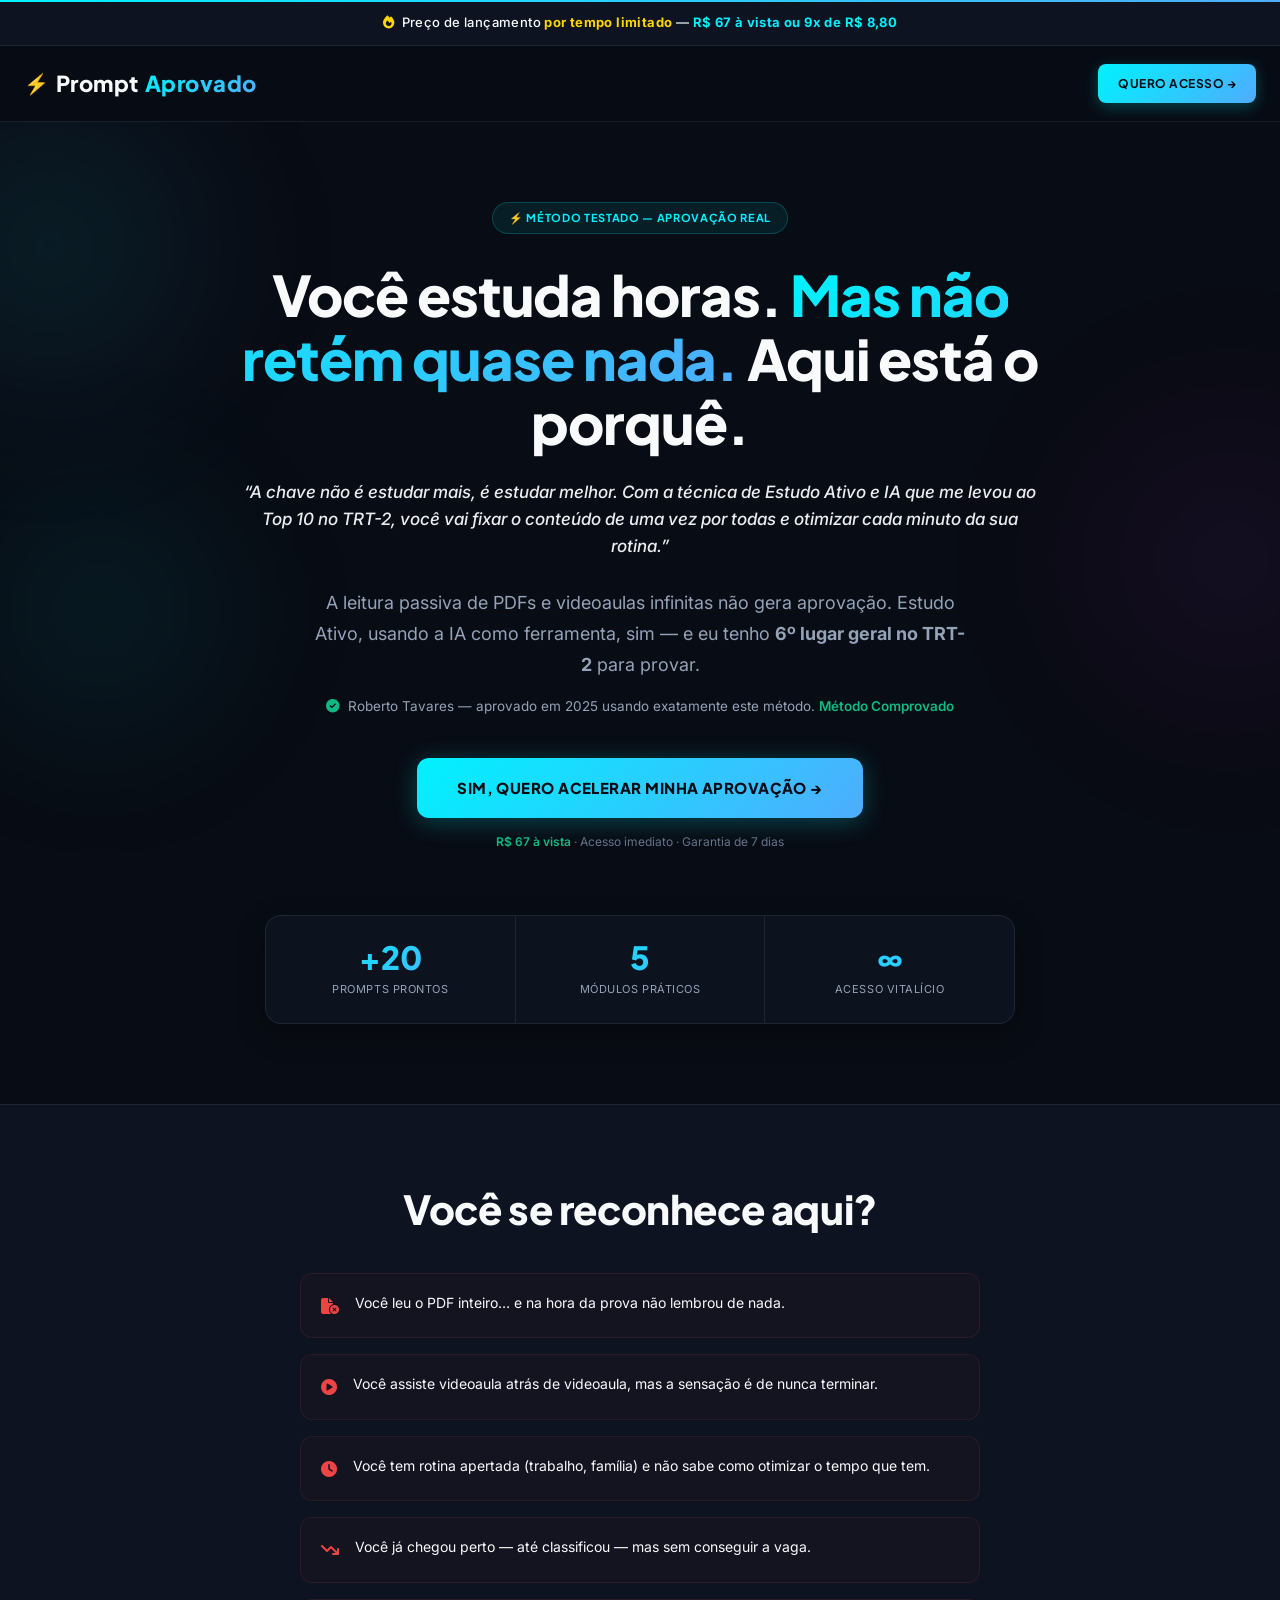
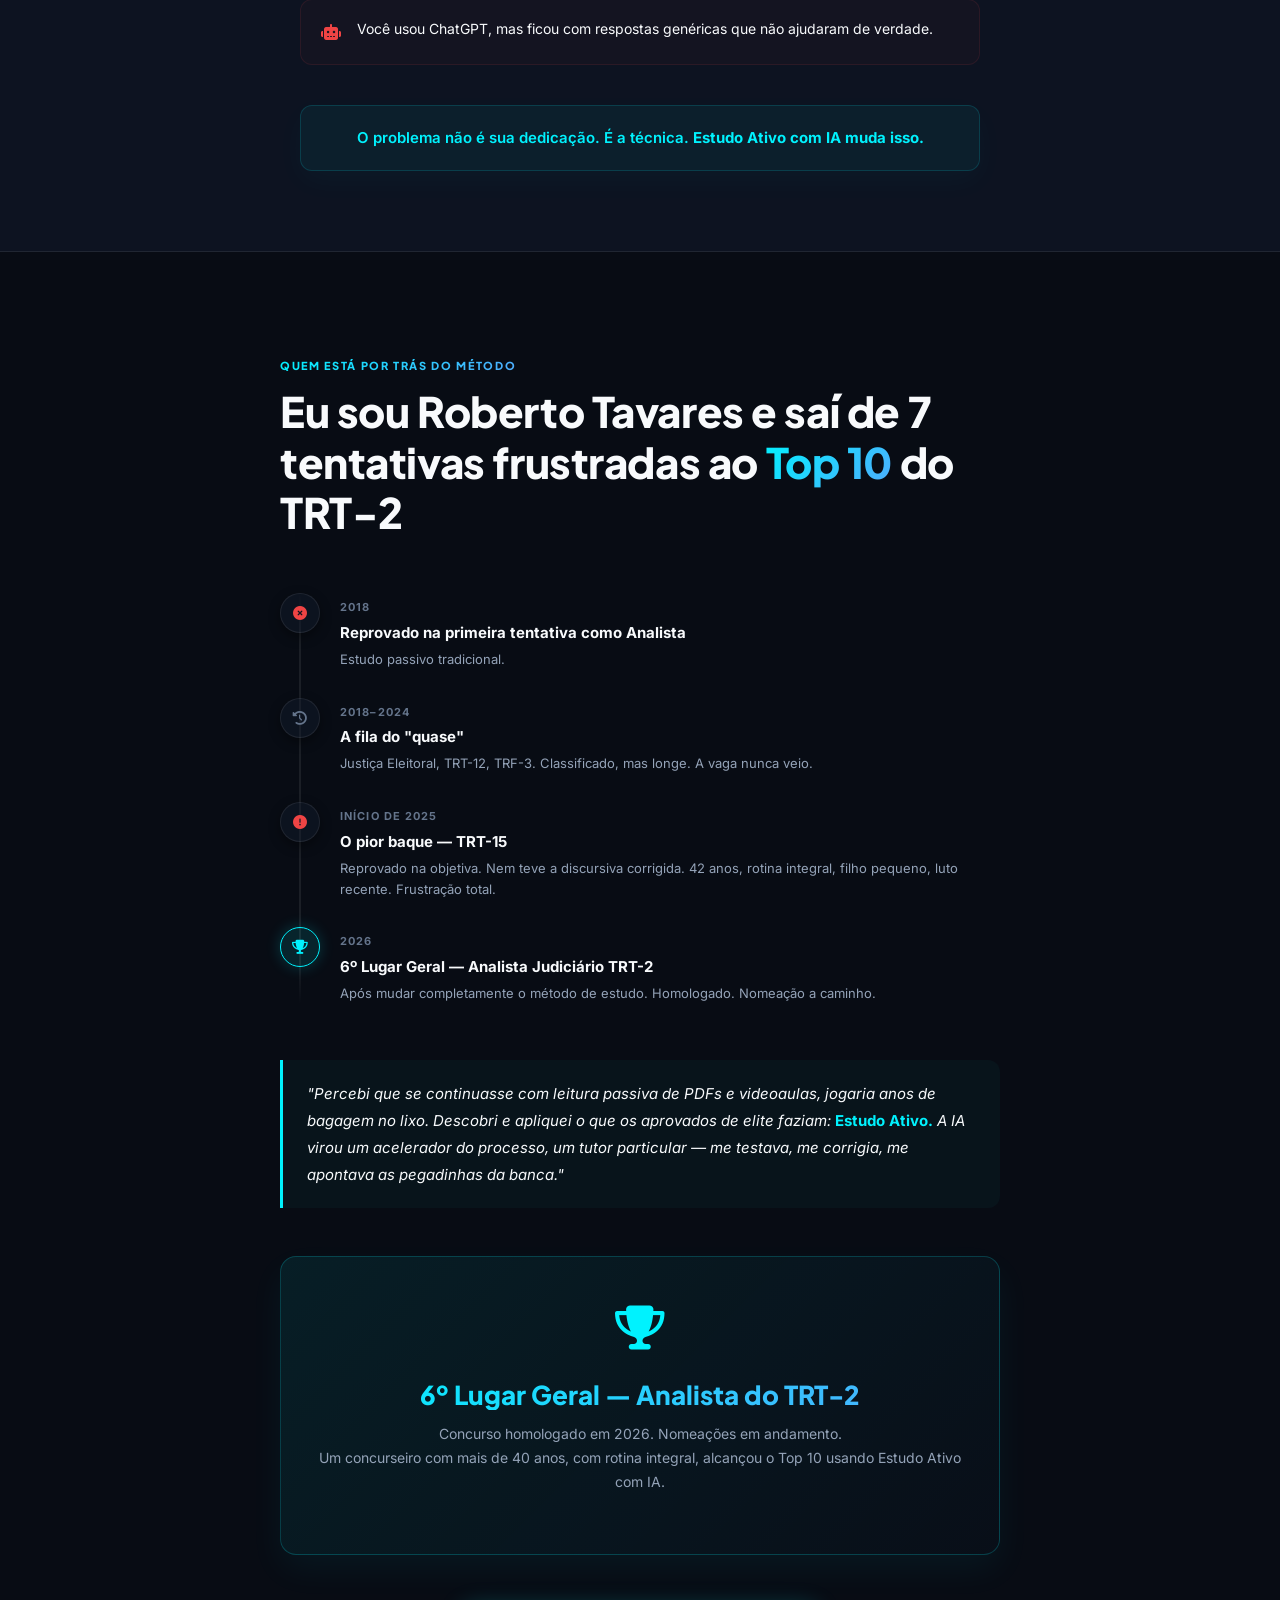
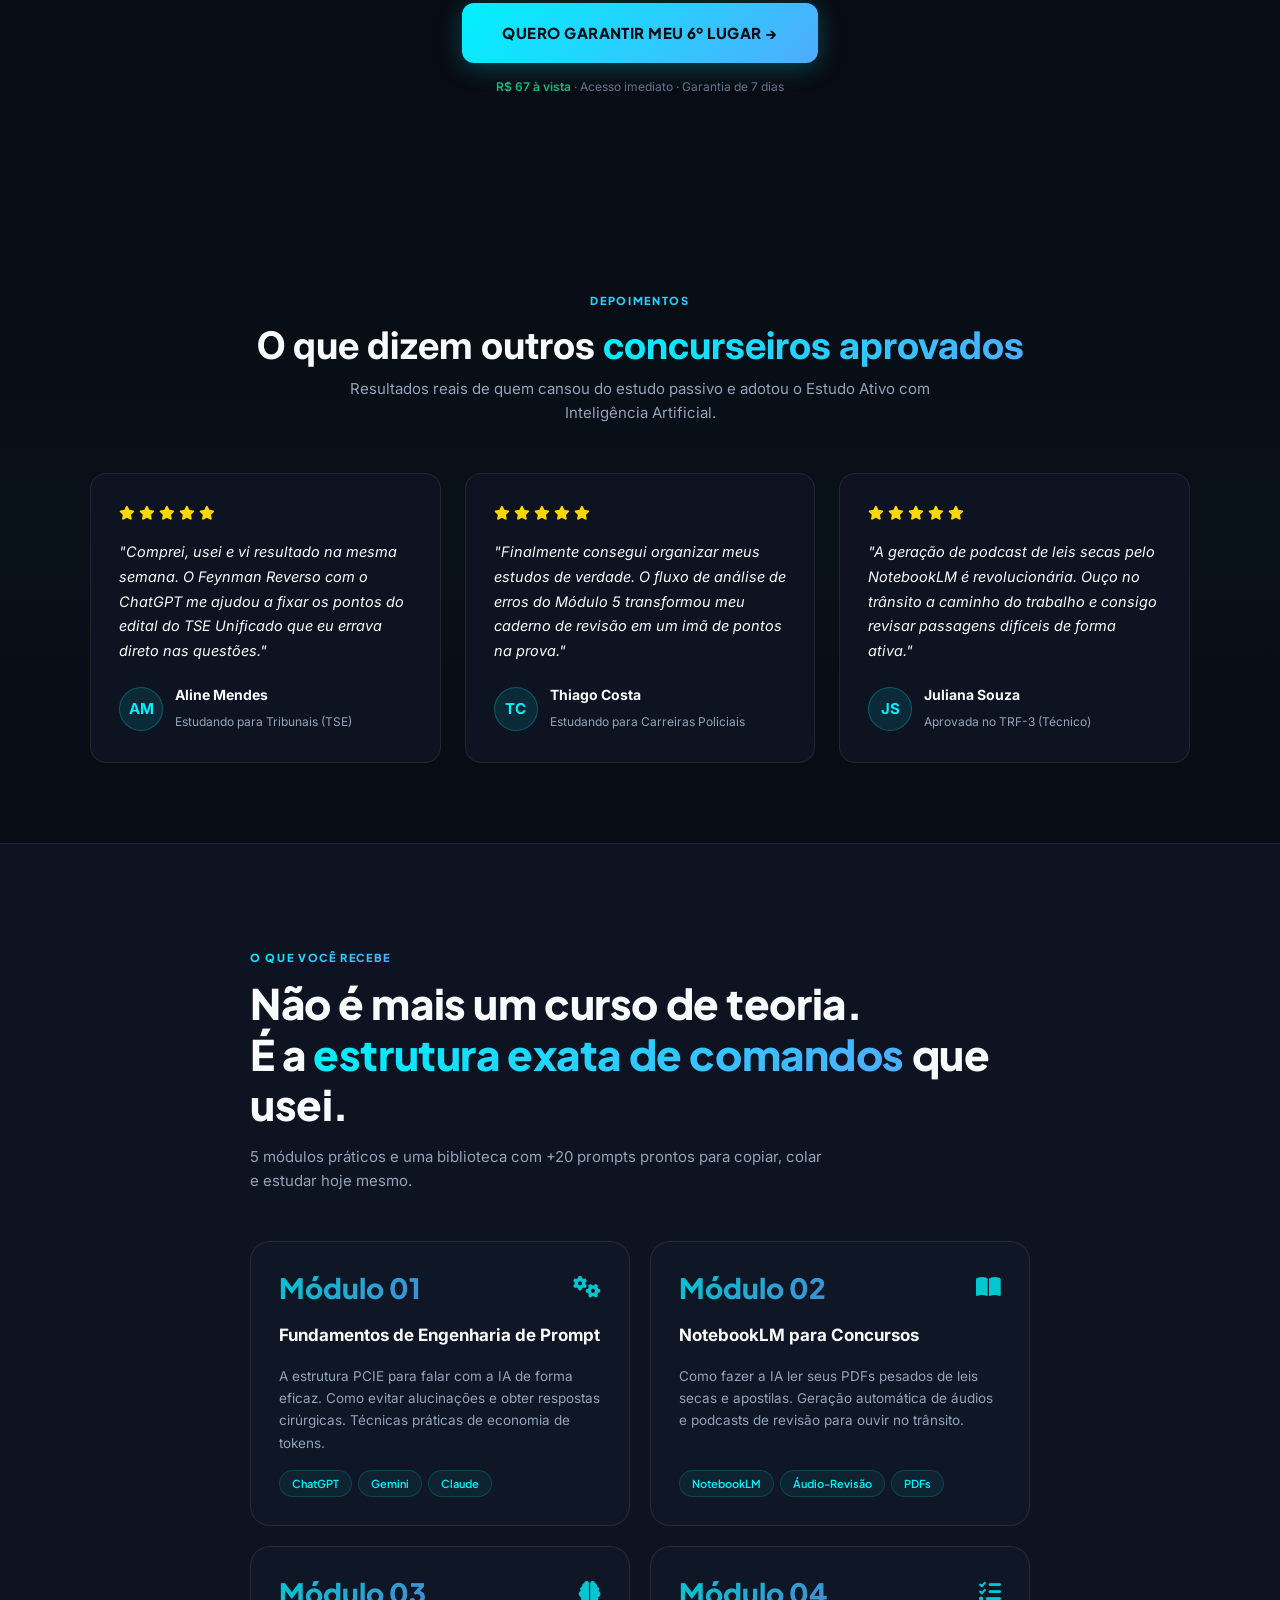
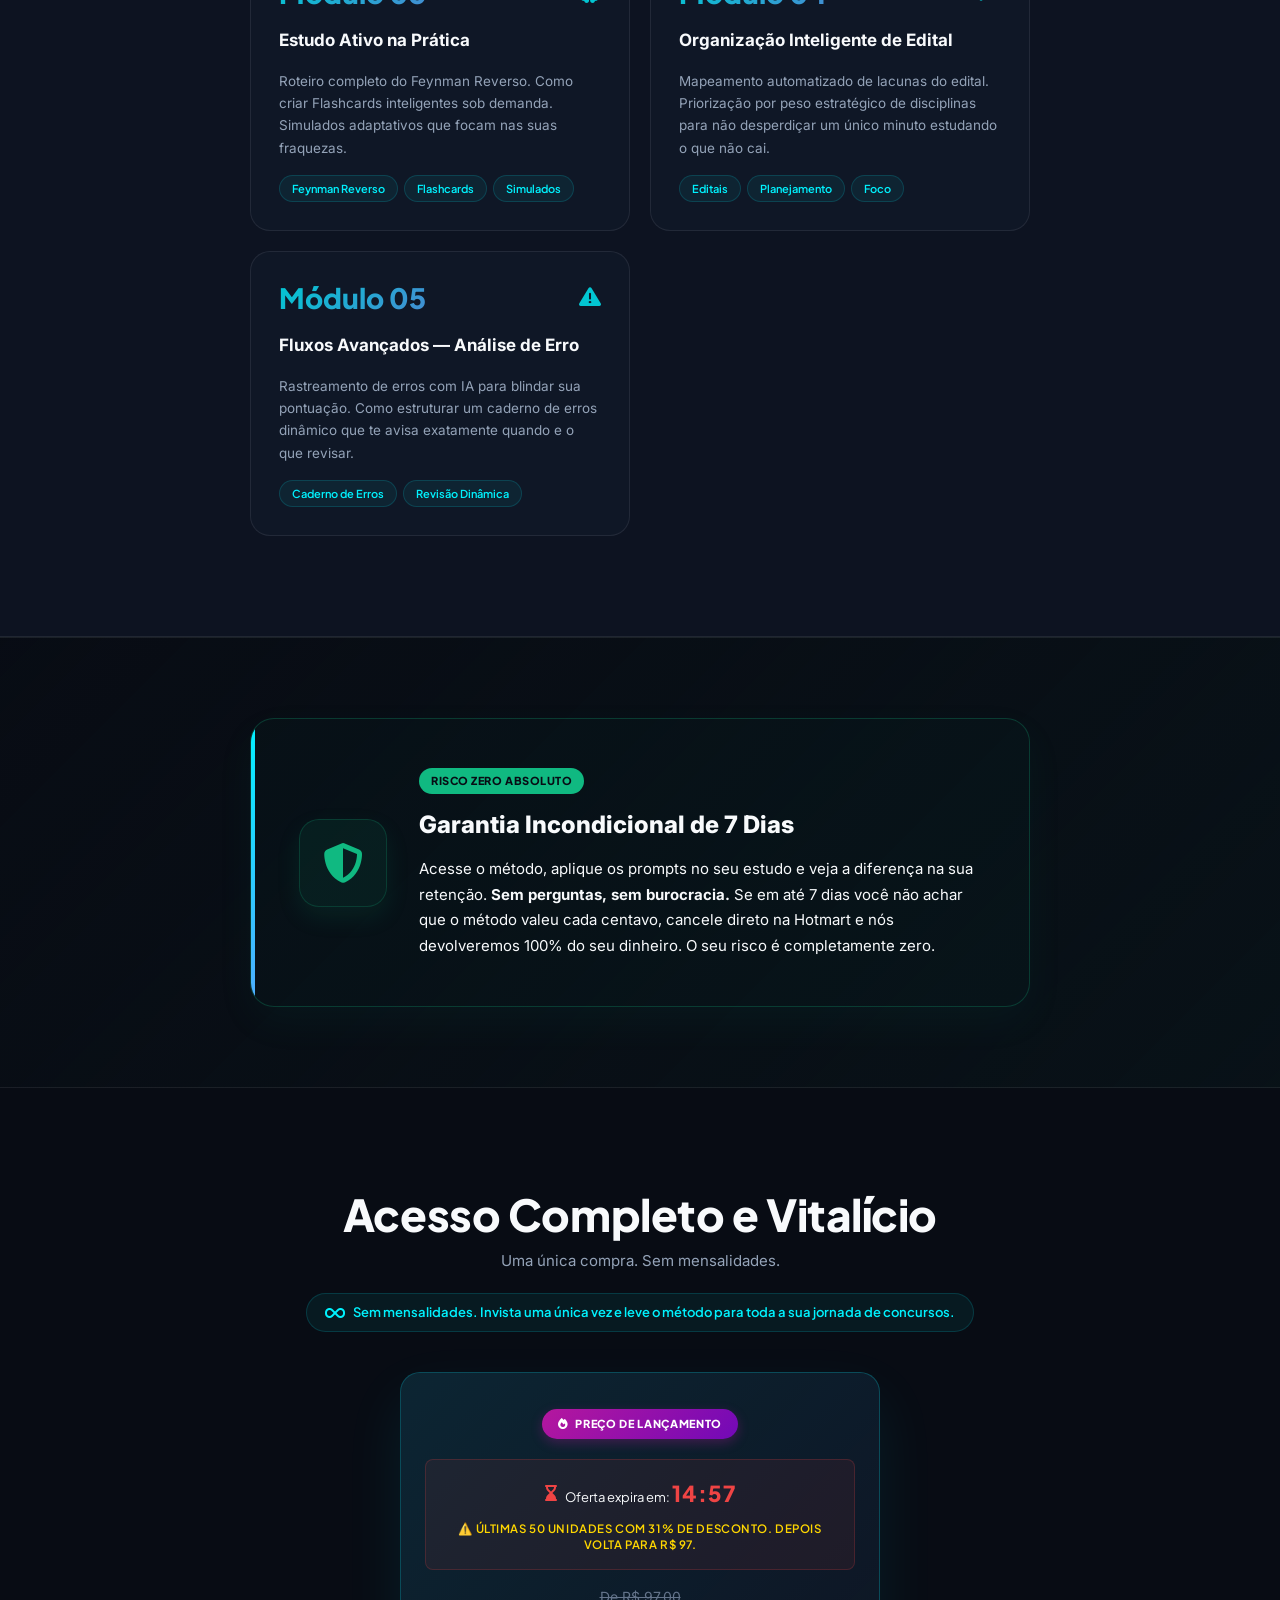
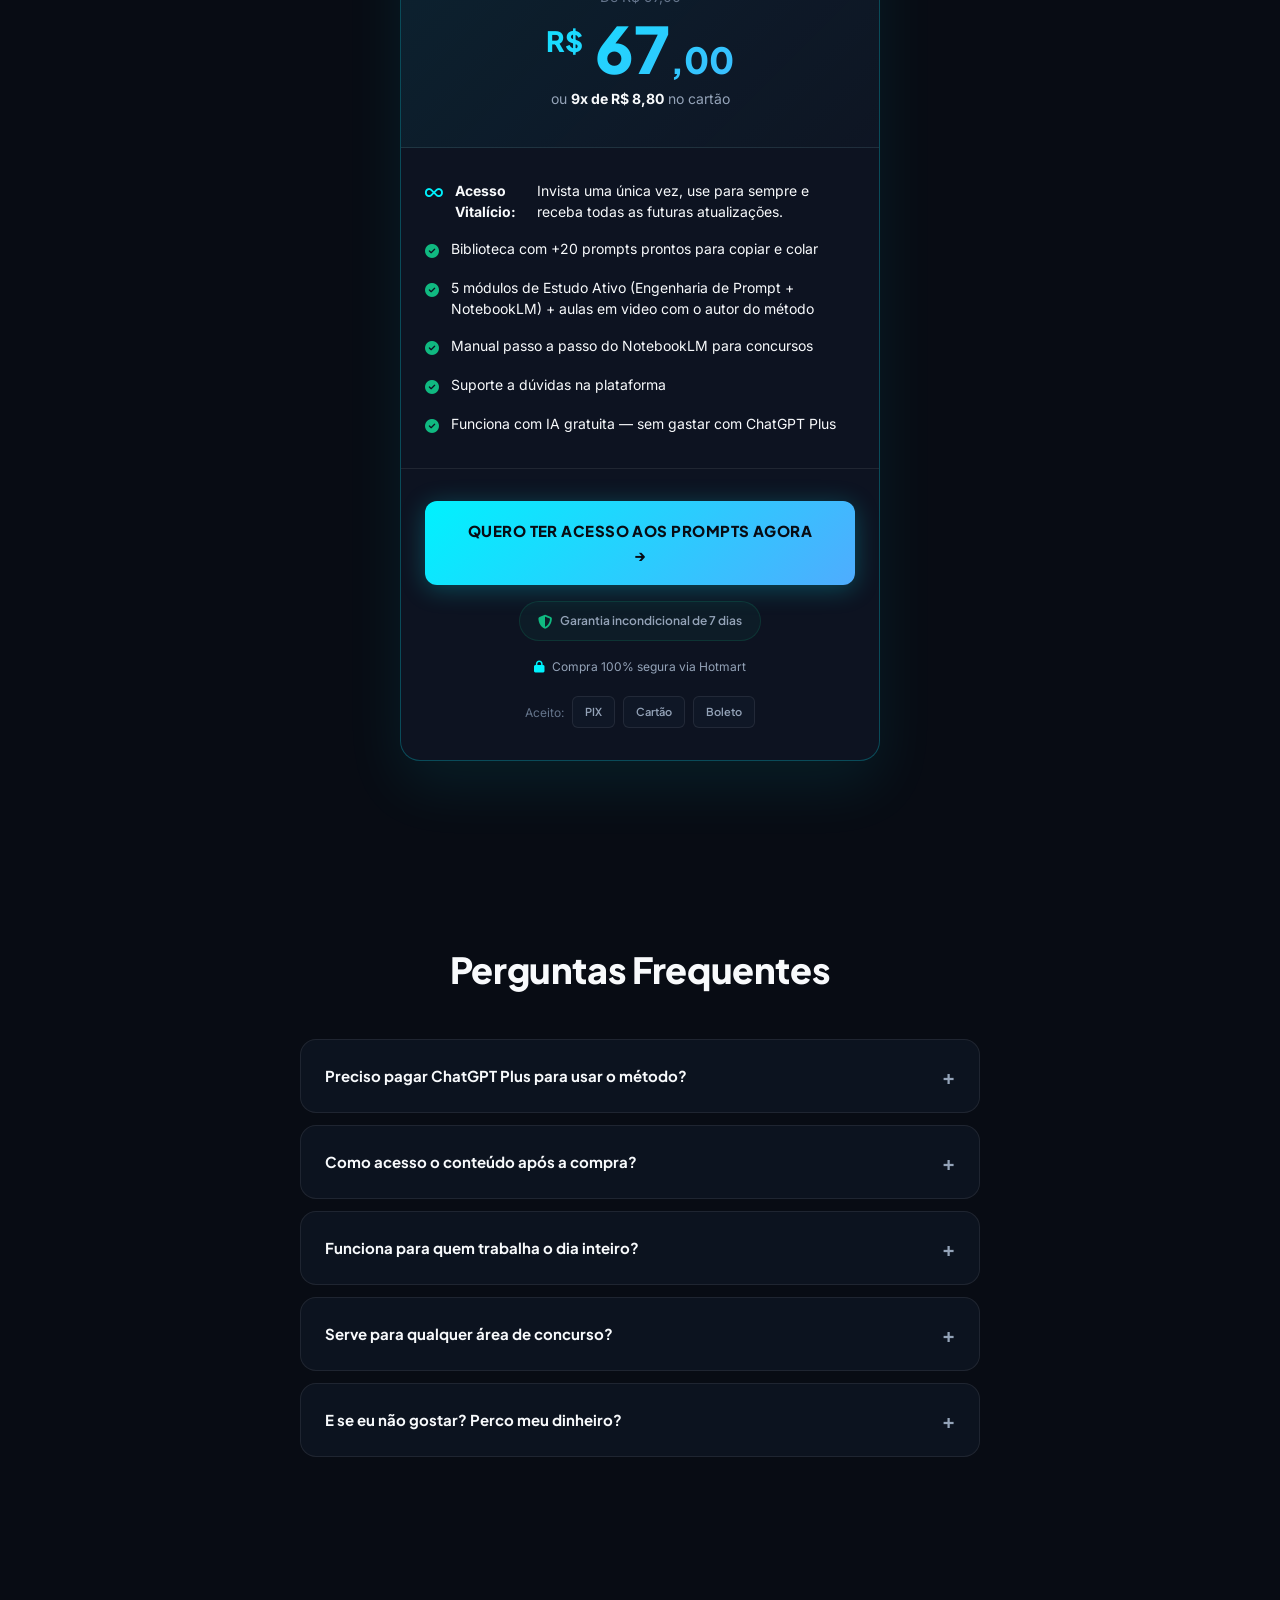
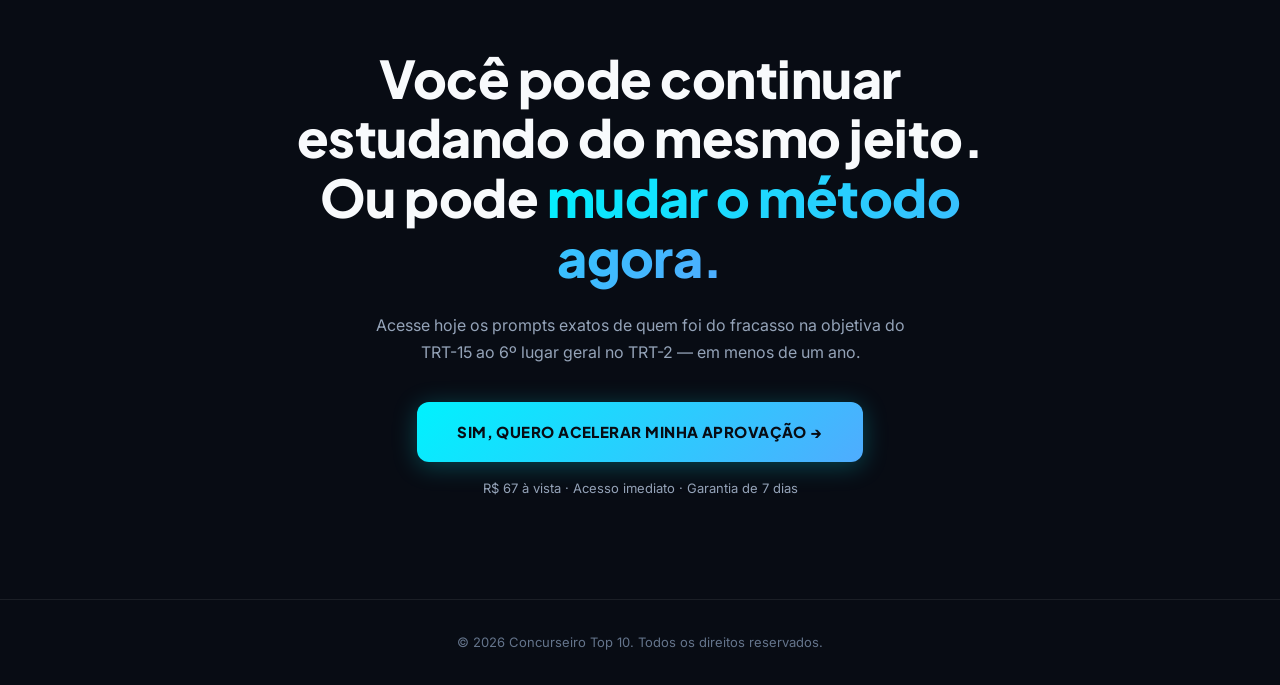
<file: v2.html>
<!DOCTYPE html>
<html lang="pt-BR">

<head>
    <meta charset="UTF-8">
    <meta name="viewport" content="width=device-width, initial-scale=1.0">
    <title>PromptAprovado | Engenharia de Prompt e NotebookLM para Concursos</title>
    <meta name="description"
        content="Descubra o método exato de Estudo Ativo com Inteligência Artificial que transformou um concurseiro comum de 42 anos em aprovado em 6º lugar no TRT-2. Comandos prontos de IA para copiar e colar.">

    <!-- Favicon / Meta properties -->
    <link rel="icon"
        href="data:image/svg+xml,<svg xmlns=%22http://www.w3.org/2000/svg%22 viewBox=%220 0 100 100%22><text y=%22.9em%22 font-size=%2290%22>⚡</text></svg>">

    <!-- FontAwesome CDN for elegant minimal icons -->
    <link rel="stylesheet" href="https://cdnjs.cloudflare.com/ajax/libs/font-awesome/6.4.0/css/all.min.css">

    <!-- Google Fonts: Plus Jakarta Sans and Inter matching index.html -->
    <link rel="preconnect" href="https://fonts.googleapis.com">
    <link rel="preconnect" href="https://fonts.gstatic.com" crossorigin>
    <link
        href="https://fonts.googleapis.com/css2?family=Plus+Jakarta+Sans:wght@300;400;500;600;700;800&family=Inter:wght@300;400;500;600;700&display=swap"
        rel="stylesheet">

    <!-- Meta Pixel Code -->
    <script src="js/pixel.js"></script>
    <noscript><img height="1" width="1" style="display:none"
            src="https://www.facebook.com/tr?id=990961440342976&ev=PageView&noscript=1" /></noscript>
    <!-- End Meta Pixel Code -->

    <style>
        :root {
            /* Identidade Visual de index.html */
            --bg: #080c14;
            --surface: #0d1321;
            --surface2: rgba(22, 30, 49, 0.4);
            --border: rgba(255, 255, 255, 0.08);

            --gold: #ffe259;
            --gold-dim: #ffa751;

            --accent: #00f2fe;
            --accent-blue: #4facfe;
            --accent-purple: #8a2be2;
            --accent-pink: #ff007f;
            --accent-gold: #ffd700;
            --accent-green: #10b981;
            --accent-red: #ef4444;

            --text: #f8fafc;
            --muted: #94a3b8;
            --muted-dark: #64748b;

            --green: #10b981;
            --danger: #ef4444;
            --r: 16px;

            /* Gradients */
            --gradient-primary: linear-gradient(135deg, #00f2fe 0%, #4facfe 100%);
            --gradient-secondary: linear-gradient(135deg, #b5179e 0%, #7209b7 100%);
            --gradient-gold: linear-gradient(135deg, #ffe259 0%, #ffa751 100%);
            --gradient-glow: linear-gradient(135deg, rgba(0, 242, 254, 0.15) 0%, rgba(138, 43, 226, 0.15) 100%);

            /* Typography */
            --font-headings: 'Plus Jakarta Sans', sans-serif;
            --font-body: 'Inter', sans-serif;
            --transition-smooth: all 0.3s cubic-bezier(0.4, 0, 0.2, 1);
        }

        *,
        *::before,
        *::after {
            box-sizing: border-box;
            margin: 0;
            padding: 0;
        }

        html {
            scroll-behavior: smooth;
        }

        body {
            background: var(--bg);
            color: var(--text);
            font-family: var(--font-body);
            font-size: 16px;
            line-height: 1.6;
            overflow-x: hidden;
            -webkit-font-smoothing: antialiased;
            -moz-osx-font-smoothing: grayscale;
        }

        /* ─── GLOW BLOBS ────────────────────── */
        .glow-blob {
            position: absolute;
            width: 400px;
            height: 400px;
            border-radius: 50%;
            background: radial-gradient(circle, rgba(0, 242, 254, 0.1) 0%, rgba(79, 172, 254, 0.04) 50%, transparent 100%);
            filter: blur(60px);
            z-index: -1;
            pointer-events: none;
        }

        .glow-blob-1 {
            top: 5%;
            left: -150px;
        }

        .glow-blob-2 {
            top: 40%;
            right: -150px;
            background: radial-gradient(circle, rgba(138, 43, 226, 0.1) 0%, rgba(255, 0, 127, 0.03) 50%, transparent 100%);
        }

        .glow-blob-3 {
            bottom: 10%;
            left: -100px;
            background: radial-gradient(circle, rgba(0, 242, 254, 0.08) 0%, transparent 70%);
        }

        /* ─── TOPBAR ─────────────────────────── */
        .topbar {
            background: var(--surface);
            color: var(--text);
            text-align: center;
            padding: 12px 16px;
            font-size: 13px;
            font-weight: 500;
            letter-spacing: 0.03em;
            border-bottom: 1px solid var(--border);
            position: relative;
        }

        .topbar::before {
            content: '';
            position: absolute;
            top: 0;
            left: 0;
            width: 100%;
            height: 2px;
            background: var(--gradient-primary);
        }

        .topbar span {
            color: var(--accent);
            font-weight: 700;
        }

        .topbar strong {
            color: var(--accent-gold);
        }

        /* ─── NAV ────────────────────────────── */
        nav {
            display: flex;
            align-items: center;
            justify-content: space-between;
            padding: 18px 24px;
            border-bottom: 1px solid var(--border);
            position: sticky;
            top: 0;
            background: rgba(8, 12, 20, 0.9);
            backdrop-filter: blur(12px);
            z-index: 100;
        }

        .logo {
            font-family: var(--font-headings);
            font-weight: 800;
            font-size: 22px;
            letter-spacing: 0.5px;
            color: var(--text);
            display: flex;
            align-items: center;
            gap: 6px;
        }

        .logo::before {
            content: '⚡';
            color: var(--accent);
            font-size: 20px;
        }

        .logo span {
            background: var(--gradient-primary);
            -webkit-background-clip: text;
            -webkit-text-fill-color: transparent;
        }

        .nav-cta {
            background: var(--gradient-primary);
            color: #080c14;
            font-size: 12px;
            font-weight: 700;
            padding: 10px 20px;
            border-radius: 8px;
            text-decoration: none;
            letter-spacing: 0.04em;
            transition: var(--transition-smooth);
            display: none;
            font-family: var(--font-headings);
            text-transform: uppercase;
            box-shadow: 0 4px 15px rgba(0, 242, 254, 0.25);
        }

        @media(min-width:600px) {
            .nav-cta {
                display: inline-block;
            }
        }

        .nav-cta:hover {
            transform: translateY(-1px);
            box-shadow: 0 6px 20px rgba(0, 242, 254, 0.4);
            filter: brightness(1.1);
        }

        /* ─── HERO ───────────────────────────── */
        .hero {
            position: relative;
            overflow: hidden;
            padding: 80px 24px 80px;
            text-align: center;
        }

        .hero h1,
        .pain h2,
        .story h2,
        .method h2,
        .pricing h2,
        .faq h2,
        .final-cta h2 {
            font-family: var(--font-headings);
            font-weight: 800;
            color: var(--text);
        }

        .hero h1 {
            font-size: clamp(32px, 5vw, 56px);
            line-height: 1.15;
            letter-spacing: -0.02em;
            max-width: 900px;
            margin: 0 auto 24px;
        }

        .hero h1 em {
            font-style: normal;
            background: var(--gradient-primary);
            -webkit-background-clip: text;
            -webkit-text-fill-color: transparent;
        }

        .hero-badge {
            display: inline-flex;
            align-items: center;
            gap: 8px;
            background: rgba(0, 242, 254, 0.08);
            border: 1px solid rgba(0, 242, 254, 0.2);
            border-radius: 100px;
            padding: 6px 16px;
            font-size: 11px;
            font-weight: 700;
            color: var(--accent);
            letter-spacing: 0.06em;
            text-transform: uppercase;
            margin-bottom: 28px;
            font-family: var(--font-headings);
        }

        .hero-sub {
            font-size: clamp(15px, 2.5vw, 18px);
            color: var(--muted);
            max-width: 650px;
            margin: 0 auto 16px;
            font-weight: 400;
            line-height: 1.7;
        }

        .hero-proof {
            font-size: 13.5px;
            color: var(--muted);
            margin-bottom: 40px;
            line-height: 1.6;
        }

        .hero-proof strong {
            color: var(--green);
            font-weight: 600;
        }

        .cta-primary {
            display: inline-block;
            background: var(--gradient-primary);
            color: #080c14;
            font-weight: 800;
            font-size: 15px;
            padding: 18px 40px;
            border-radius: 12px;
            text-decoration: none;
            letter-spacing: 0.03em;
            transition: var(--transition-smooth);
            box-shadow: 0 4px 25px rgba(0, 242, 254, 0.25);
            font-family: var(--font-headings);
            text-transform: uppercase;
        }

        .cta-primary:hover {
            transform: translateY(-2px);
            box-shadow: 0 8px 35px rgba(0, 242, 254, 0.45);
            filter: brightness(1.1);
        }

        .cta-sub {
            display: block;
            margin-top: 14px;
            font-size: 12px;
            color: var(--muted-dark);
        }

        .cta-sub .price-highlight {
            color: var(--green);
            font-weight: 600;
        }

        /* stats bar */
        .hero-stats {
            display: flex;
            justify-content: center;
            gap: 0;
            margin-top: 64px;
            border: 1px solid var(--border);
            border-radius: var(--r);
            background: var(--surface2);
            backdrop-filter: blur(12px);
            max-width: 750px;
            margin-inline: auto;
            overflow: hidden;
            box-shadow: 0 10px 30px rgba(0, 0, 0, 0.3);
        }

        .stat {
            flex: 1;
            padding: 24px 16px;
            text-align: center;
            border-right: 1px solid var(--border);
            transition: var(--transition-smooth);
        }

        .stat:hover {
            background: rgba(255, 255, 255, 0.02);
        }

        .stat:last-child {
            border-right: none;
        }

        .stat-num {
            font-family: var(--font-headings);
            font-weight: 800;
            font-size: 32px;
            background: var(--gradient-primary);
            -webkit-background-clip: text;
            -webkit-text-fill-color: transparent;
            line-height: 1.1;
            display: block;
        }

        .stat-label {
            font-size: 11px;
            color: var(--muted);
            margin-top: 6px;
            text-transform: uppercase;
            letter-spacing: 0.05em;
        }

        /* ─── DOR ────────────────────────────── */
        .pain {
            background: var(--surface);
            border-top: 1px solid var(--border);
            border-bottom: 1px solid var(--border);
            padding: 80px 24px;
            position: relative;
        }

        .pain-inner {
            max-width: 680px;
            margin: 0 auto;
        }

        .pain h2 {
            font-size: clamp(26px, 4.5vw, 40px);
            line-height: 1.2;
            margin-bottom: 40px;
            text-align: center;
            letter-spacing: -0.01em;
        }

        .pain-list {
            list-style: none;
            display: flex;
            flex-direction: column;
            gap: 16px;
            margin-bottom: 40px;
        }

        .pain-list li {
            display: flex;
            align-items: flex-start;
            gap: 16px;
            background: rgba(239, 68, 68, 0.03);
            border: 1px solid rgba(239, 68, 68, 0.1);
            border-radius: 12px;
            padding: 18px 20px;
            font-size: 14px;
            color: var(--text-secondary);
            line-height: 1.6;
            transition: var(--transition-smooth);
        }

        .pain-list li:hover {
            border-color: rgba(239, 68, 68, 0.25);
            background: rgba(239, 68, 68, 0.05);
            transform: translateX(4px);
        }

        .pain-list li .icon {
            font-size: 16px;
            flex-shrink: 0;
            margin-top: 2px;
        }

        .pain-transition {
            background: rgba(0, 242, 254, 0.05);
            border: 1px solid rgba(0, 242, 254, 0.15);
            border-radius: 12px;
            padding: 20px 24px;
            font-size: 15px;
            font-weight: 600;
            color: var(--accent);
            text-align: center;
            box-shadow: 0 10px 30px rgba(0, 242, 254, 0.03);
        }

        /* ─── STORY ──────────────────────────── */
        .story {
            padding: 100px 24px;
        }

        .section-label {
            font-size: 11px;
            font-weight: 800;
            letter-spacing: 0.15em;
            text-transform: uppercase;
            background: var(--gradient-primary);
            -webkit-background-clip: text;
            -webkit-text-fill-color: transparent;
            margin-bottom: 12px;
            display: inline-block;
            font-family: var(--font-headings);
        }

        .story-inner {
            max-width: 720px;
            margin: 0 auto;
        }

        .story h2 {
            font-size: clamp(26px, 5vw, 42px);
            line-height: 1.2;
            margin-bottom: 36px;
            letter-spacing: -0.01em;
        }

        .story h2 em {
            font-style: normal;
            background: var(--gradient-primary);
            -webkit-background-clip: text;
            -webkit-text-fill-color: transparent;
        }

        .story p {
            color: var(--muted);
            margin-bottom: 24px;
            line-height: 1.8;
            font-size: 15px;
        }

        .story p strong {
            color: var(--text);
        }

        blockquote {
            border-left: 3px solid var(--accent);
            padding: 20px 24px;
            background: rgba(0, 242, 254, 0.03);
            border-radius: 0 12px 12px 0;
            margin: 36px 0;
            font-style: italic;
            color: var(--text-secondary);
            font-size: 15px;
            line-height: 1.8;
        }

        blockquote strong {
            color: var(--accent);
            font-style: normal;
        }

        /* timeline */
        .timeline {
            margin: 56px 0;
            position: relative;
        }

        .timeline::before {
            content: '';
            position: absolute;
            left: 19px;
            top: 0;
            bottom: 0;
            width: 2px;
            background: linear-gradient(to bottom, transparent, var(--border) 10%, var(--border) 90%, transparent);
        }

        .tl-item {
            display: flex;
            gap: 20px;
            margin-bottom: 28px;
            align-items: flex-start;
        }

        .tl-dot {
            width: 40px;
            height: 40px;
            border-radius: 50%;
            border: 1px solid var(--border);
            background: var(--surface2);
            display: flex;
            align-items: center;
            justify-content: center;
            font-size: 14px;
            flex-shrink: 0;
            z-index: 1;
            box-shadow: 0 4px 12px rgba(0, 0, 0, 0.4);
            transition: var(--transition-smooth);
        }

        .tl-dot.win {
            border-color: var(--accent);
            background: rgba(0, 242, 254, 0.1);
            box-shadow: 0 0 15px rgba(0, 242, 254, 0.2);
        }

        .tl-body {
            padding-top: 6px;
        }

        .tl-year {
            font-size: 11px;
            color: var(--muted-dark);
            text-transform: uppercase;
            letter-spacing: 0.1em;
            margin-bottom: 4px;
            font-weight: 700;
        }

        .tl-title {
            font-weight: 700;
            font-size: 15px;
            margin-bottom: 4px;
            color: var(--text);
        }

        .tl-desc {
            font-size: 13px;
            color: var(--muted);
            line-height: 1.6;
        }

        /* result card */
        .result-card {
            background: linear-gradient(135deg, rgba(0, 242, 254, 0.08), rgba(79, 172, 254, 0.02));
            border: 1px solid rgba(0, 242, 254, 0.2);
            border-radius: var(--r);
            padding: 36px 28px;
            text-align: center;
            margin-top: 48px;
            box-shadow: 0 15px 35px rgba(0, 242, 254, 0.05);
        }

        .result-card .trophy-large {
            font-size: 44px;
            display: block;
            margin-bottom: 16px;
        }

        .result-card h3 {
            font-family: var(--font-headings);
            font-weight: 800;
            font-size: 26px;
            background: var(--gradient-primary);
            -webkit-background-clip: text;
            -webkit-text-fill-color: transparent;
            line-height: 1.2;
            margin-bottom: 12px;
        }

        .result-card p {
            color: var(--muted);
            font-size: 14px;
            line-height: 1.7;
        }

        /* ─── METHOD ─────────────────────────── */
        .method {
            padding: 100px 24px;
            background: var(--surface);
            border-top: 1px solid var(--border);
            border-bottom: 1px solid var(--border);
        }

        .method-inner {
            max-width: 780px;
            margin: 0 auto;
        }

        .method h2 {
            font-size: clamp(26px, 5vw, 42px);
            margin-bottom: 16px;
            line-height: 1.2;
            letter-spacing: -0.01em;
        }

        .method h2 em {
            font-style: normal;
            background: var(--gradient-primary);
            -webkit-background-clip: text;
            -webkit-text-fill-color: transparent;
        }

        .method-sub {
            color: var(--muted);
            font-size: 15px;
            margin-bottom: 48px;
            max-width: 580px;
            line-height: 1.6;
        }

        /* feynman demo */
        .chat-demo {
            border: 1px solid var(--border);
            border-radius: var(--r);
            overflow: hidden;
            margin-bottom: 56px;
            box-shadow: 0 20px 45px rgba(0, 0, 0, 0.4);
            background: var(--bg);
        }

        .chat-header {
            background: var(--surface2);
            border-bottom: 1px solid var(--border);
            padding: 14px 20px;
            font-size: 12px;
            font-weight: 600;
            color: var(--muted);
            display: flex;
            align-items: center;
            gap: 8px;
        }

        .chat-dot {
            width: 8px;
            height: 8px;
            border-radius: 50%;
            background: var(--green);
            box-shadow: 0 0 8px var(--green);
        }

        .chat-body {
            padding: 24px;
            display: flex;
            flex-direction: column;
            gap: 16px;
        }

        .msg {
            max-width: 85%;
        }

        .msg-user {
            align-self: flex-end;
        }

        .msg-ai {
            align-self: flex-start;
        }

        .msg-label {
            font-size: 10px;
            color: var(--muted-dark);
            margin-bottom: 6px;
            text-transform: uppercase;
            letter-spacing: 0.08em;
            font-weight: 700;
        }

        .msg-user .msg-label {
            text-align: right;
        }

        .msg-bubble {
            border-radius: 12px;
            padding: 14px 18px;
            font-size: 13px;
            line-height: 1.7;
        }

        .msg-user .msg-bubble {
            background: linear-gradient(135deg, rgba(0, 242, 254, 0.12) 0%, rgba(79, 172, 254, 0.03) 100%);
            border: 1px solid rgba(0, 242, 254, 0.25);
            color: var(--text);
        }

        .msg-ai .msg-bubble {
            background: var(--surface2);
            border: 1px solid var(--border);
            color: var(--text-secondary);
        }

        .msg-ai .msg-bubble .alert {
            color: var(--accent-gold);
            font-weight: 700;
            display: block;
            margin-top: 10px;
        }

        /* modules grid */
        .modules {
            display: grid;
            grid-template-columns: repeat(auto-fit, minmax(320px, 1fr));
            gap: 20px;
        }

        .module-card {
            border: 1px solid var(--border);
            border-radius: 20px;
            padding: 28px;
            background: var(--surface2);
            display: flex;
            flex-direction: column;
            gap: 16px;
            transition: var(--transition-smooth);
            position: relative;
            overflow: hidden;
        }

        .module-card::after {
            content: '';
            position: absolute;
            top: 0;
            left: 0;
            width: 100%;
            height: 2px;
            background: var(--gradient-primary);
            opacity: 0;
            transition: var(--transition-smooth);
        }

        .module-card:hover::after {
            opacity: 1;
        }

        .module-card:hover {
            border-color: rgba(0, 242, 254, 0.35);
            transform: translateY(-4px);
            box-shadow: 0 15px 35px rgba(0, 242, 254, 0.08);
            background: var(--surface);
        }

        .mod-header {
            display: flex;
            align-items: center;
            justify-content: space-between;
            width: 100%;
        }

        .mod-num {
            font-family: var(--font-headings);
            font-weight: 800;
            font-size: 28px;
            background: var(--gradient-primary);
            -webkit-background-clip: text;
            -webkit-text-fill-color: transparent;
            opacity: 0.8;
            line-height: 1;
        }

        .mod-icon {
            font-size: 22px;
            color: var(--accent);
            opacity: 0.8;
        }

        .mod-title {
            font-weight: 700;
            font-size: 17px;
            color: var(--text);
            margin: 0;
        }

        .mod-desc {
            font-size: 13.5px;
            color: var(--muted);
            line-height: 1.65;
            flex-grow: 1;
        }

        .mod-tags {
            display: flex;
            flex-wrap: wrap;
            gap: 6px;
        }

        .tag {
            font-size: 11px;
            padding: 4px 12px;
            border-radius: 100px;
            background: rgba(0, 242, 254, 0.06);
            border: 1px solid rgba(0, 242, 254, 0.15);
            color: var(--accent);
            font-family: var(--font-headings);
            font-weight: 600;
        }

        /* ─── PRICING ────────────────────────── */
        .pricing {
            padding: 100px 24px;
            text-align: center;
        }

        .pricing h2 {
            font-size: clamp(28px, 5vw, 44px);
            margin-bottom: 8px;
            line-height: 1.2;
            letter-spacing: -0.01em;
        }

        .pricing-sub {
            color: var(--muted);
            font-size: 15px;
            margin-bottom: 48px;
        }

        .pricing-card {
            max-width: 480px;
            margin: 0 auto;
            background: var(--surface);
            border: 1px solid rgba(0, 242, 254, 0.25);
            border-radius: 20px;
            overflow: hidden;
            box-shadow: 0 25px 60px rgba(0, 242, 254, 0.08);
        }

        .pricing-header {
            background: linear-gradient(135deg, rgba(0, 242, 254, 0.08) 0%, rgba(79, 172, 254, 0.01) 100%);
            padding: 36px 24px;
            border-bottom: 1px solid var(--border);
        }

        .pricing-tag {
            display: inline-block;
            background: var(--gradient-secondary);
            color: #fff;
            font-size: 11px;
            font-weight: 800;
            padding: 6px 16px;
            border-radius: 100px;
            letter-spacing: 0.06em;
            text-transform: uppercase;
            margin-bottom: 20px;
            font-family: var(--font-headings);
            box-shadow: 0 4px 12px rgba(181, 23, 158, 0.3);
        }

        .price-main {
            font-family: var(--font-headings);
            font-weight: 800;
            font-size: 64px;
            background: var(--gradient-primary);
            -webkit-background-clip: text;
            -webkit-text-fill-color: transparent;
            line-height: 1;
            margin: 8px 0;
        }

        .price-main sup {
            font-size: 28px;
            vertical-align: super;
        }

        .price-main .cents {
            font-size: 36px;
        }

        .price-old {
            font-size: 14px;
            color: var(--muted-dark);
            text-decoration: line-through;
            margin-bottom: 4px;
        }

        .price-installments {
            font-size: 14px;
            color: var(--muted);
            margin-top: 8px;
        }

        .price-installments strong {
            color: var(--text);
            font-weight: 700;
        }

        .pricing-features {
            padding: 32px 24px;
            text-align: left;
            border-bottom: 1px solid var(--border);
        }

        .feat-item {
            display: flex;
            align-items: flex-start;
            gap: 12px;
            font-size: 14px;
            margin-bottom: 16px;
            color: var(--text-secondary);
            line-height: 1.5;
        }

        .feat-item:last-child {
            margin-bottom: 0;
        }

        .feat-icon {
            color: var(--green);
            font-size: 14px;
            flex-shrink: 0;
            margin-top: 2px;
        }

        .pricing-footer {
            padding: 32px 24px;
        }

        .cta-block {
            display: flex;
            flex-direction: column;
            align-items: center;
            gap: 16px;
        }

        .guarantee-pill {
            display: flex;
            align-items: center;
            gap: 8px;
            font-size: 12px;
            color: var(--muted);
            padding: 8px 18px;
            background: rgba(16, 185, 129, 0.06);
            border: 1px solid rgba(16, 185, 129, 0.15);
            border-radius: 100px;
            font-family: var(--font-headings);
            font-weight: 600;
        }

        .guarantee-pill .g-icon {
            font-size: 14px;
        }

        .payment-methods {
            display: flex;
            align-items: center;
            justify-content: center;
            gap: 8px;
            margin-top: 20px;
            font-size: 12px;
            color: var(--muted-dark);
        }

        .pm-chip {
            background: var(--surface2);
            border: 1px solid var(--border);
            padding: 6px 12px;
            border-radius: 6px;
            font-size: 11px;
            color: var(--muted);
            font-family: var(--font-headings);
            font-weight: 600;
        }

        /* Enhanced Guarantee Section */
        .guarantee {
            padding: 80px 24px;
            background: linear-gradient(135deg, rgba(8, 12, 20, 0.98) 0%, rgba(16, 185, 129, 0.03) 100%);
            border-top: 1px solid var(--border);
            border-bottom: 1px solid var(--border);
        }

        .guarantee-box {
            max-width: 780px;
            margin: 0 auto;
            background: rgba(16, 185, 129, 0.02);
            border: 1px solid rgba(16, 185, 129, 0.25);
            border-radius: 24px;
            padding: 48px;
            display: flex;
            gap: 32px;
            align-items: center;
            box-shadow: 0 15px 40px rgba(16, 185, 129, 0.05);
            position: relative;
            overflow: hidden;
        }

        .guarantee-box::before {
            content: '';
            position: absolute;
            top: 0;
            left: 0;
            width: 4px;
            height: 100%;
            background: var(--gradient-primary);
        }

        .g-badge-large {
            background: rgba(16, 185, 129, 0.08);
            border: 1px solid rgba(16, 185, 129, 0.2);
            border-radius: 20px;
            width: 88px;
            height: 88px;
            display: flex;
            align-items: center;
            justify-content: center;
            font-size: 40px;
            flex-shrink: 0;
            box-shadow: 0 10px 25px rgba(16, 185, 129, 0.1);
        }

        .guarantee-content {
            flex-grow: 1;
        }

        .g-risk-zero {
            display: inline-block;
            background: var(--green);
            color: #080c14;
            font-size: 11px;
            font-weight: 800;
            padding: 4px 12px;
            border-radius: 100px;
            text-transform: uppercase;
            letter-spacing: 0.05em;
            margin-bottom: 12px;
            font-family: var(--font-headings);
        }

        .guarantee-content h3 {
            font-size: clamp(20px, 3.5vw, 24px);
            font-weight: 800;
            margin-bottom: 12px;
            color: var(--text);
        }

        .guarantee-content p {
            color: var(--text-secondary);
            font-size: 15px;
            line-height: 1.7;
        }

        @media (max-width: 650px) {
            .guarantee-box {
                flex-direction: column;
                text-align: center;
                padding: 32px 24px;
            }
            .guarantee-box::before {
                width: 100%;
                height: 4px;
                top: 0;
                left: 0;
            }
        }

        /* Testimonials Section */
        .testimonials {
            padding: 80px 24px;
            background: linear-gradient(180deg, var(--bg) 0%, rgba(0, 242, 254, 0.02) 50%, var(--bg) 100%);
            position: relative;
        }

        .testimonials-inner {
            max-width: 1100px;
            margin: 0 auto;
        }

        .testimonials-grid {
            display: grid;
            grid-template-columns: repeat(auto-fit, minmax(300px, 1fr));
            gap: 24px;
            margin-top: 48px;
        }

        .testimonial-card {
            background: var(--surface);
            border: 1px solid var(--border);
            padding: 28px;
            border-radius: 16px;
            position: relative;
            transition: var(--transition-smooth);
        }

        .testimonial-card:hover {
            border-color: rgba(0, 242, 254, 0.2);
            transform: translateY(-4px);
            box-shadow: 0 12px 30px rgba(0, 242, 254, 0.05);
        }

        .testimonial-stars {
            color: var(--accent-gold);
            font-size: 14px;
            margin-bottom: 16px;
        }

        .testimonial-text {
            font-size: 14.5px;
            line-height: 1.7;
            color: var(--text-secondary);
            font-style: italic;
            margin-bottom: 20px;
        }

        .testimonial-author {
            display: flex;
            align-items: center;
            gap: 12px;
        }

        .testimonial-avatar {
            width: 44px;
            height: 44px;
            border-radius: 50%;
            background: rgba(0, 242, 254, 0.1);
            color: var(--accent);
            display: flex;
            align-items: center;
            justify-content: center;
            font-weight: 700;
            font-size: 15px;
            border: 1px solid rgba(0, 242, 254, 0.25);
        }

        .testimonial-info h4 {
            font-size: 14px;
            font-weight: 700;
            color: var(--text);
            margin-bottom: 2px;
        }

        .testimonial-info span {
            font-size: 12px;
            color: var(--muted);
        }

        /* ─── FAQ ────────────────────────────── */
        .faq {
            padding: 80px 24px;
        }

        .faq-inner {
            max-width: 680px;
            margin: 0 auto;
        }

        .faq h2 {
            font-size: clamp(26px, 4.5vw, 36px);
            margin-bottom: 40px;
            text-align: center;
            letter-spacing: -0.01em;
        }

        details {
            border: 1px solid var(--border);
            border-radius: var(--r);
            margin-bottom: 12px;
            background: var(--surface2);
            overflow: hidden;
            transition: var(--transition-smooth);
        }

        details:hover {
            border-color: rgba(0, 242, 254, 0.25);
        }

        summary {
            padding: 20px 24px;
            cursor: pointer;
            font-weight: 700;
            font-size: 15px;
            list-style: none;
            display: flex;
            justify-content: space-between;
            align-items: center;
            gap: 12px;
            user-select: none;
            font-family: var(--font-headings);
            color: var(--text);
        }

        summary::-webkit-details-marker {
            display: none;
        }

        summary::after {
            content: '+';
            font-size: 20px;
            color: var(--muted);
            flex-shrink: 0;
            transition: transform 0.3s ease;
        }

        details[open] summary::after {
            content: '−';
            color: var(--accent);
        }

        details p {
            padding: 0 24px 20px;
            font-size: 14px;
            color: var(--muted);
            line-height: 1.75;
        }

        /* ─── FINAL CTA ──────────────────────── */
        .final-cta {
            padding: 100px 24px;
            text-align: center;
            position: relative;
            overflow: hidden;
        }

        .final-cta h2 {
            font-size: clamp(28px, 6vw, 52px);
            line-height: 1.15;
            max-width: 800px;
            margin: 0 auto 24px;
            letter-spacing: -0.01em;
        }

        .final-cta h2 em {
            font-style: normal;
            background: var(--gradient-primary);
            -webkit-background-clip: text;
            -webkit-text-fill-color: transparent;
        }

        .final-cta p {
            max-width: 550px;
            margin: 0 auto 36px;
            color: var(--muted);
            font-size: 16px;
            line-height: 1.7;
        }

        /* ─── FOOTER ─────────────────────────── */
        footer {
            border-top: 1px solid var(--border);
            padding: 32px 24px;
            text-align: center;
            font-size: 13px;
            color: var(--muted-dark);
        }

        /* ─── TIMER ──────────────────────────── */
        .timer-bar {
            background: rgba(239, 68, 68, 0.08);
            border: 1px solid rgba(239, 68, 68, 0.2);
            border-radius: 8px;
            padding: 12px 20px;
            display: inline-flex;
            align-items: center;
            justify-content: center;
            gap: 12px;
            font-size: 13px;
            margin-bottom: 24px;
            flex-wrap: wrap;
            text-align: center;
            font-family: var(--font-headings);
        }

        .timer-bar .fire {
            font-size: 16px;
            display: flex;
            align-items: center;
        }

        .timer-bar strong {
            color: var(--danger);
        }

        #countdown {
            font-family: var(--font-headings);
            font-weight: 800;
            font-size: 22px;
            letter-spacing: 1px;
            color: var(--danger);
        }

        /* responsive */
        @media(max-width:600px) {
            .hero-stats {
                flex-direction: column;
            }

            .stat {
                border-right: none;
                border-bottom: 1px solid var(--border);
            }

            .stat:last-child {
                border-bottom: none;
            }
        }


    </style>
</head>

<body>

    <!-- Background Glow Elements -->
    <div class="glow-blob glow-blob-1"></div>
    <div class="glow-blob glow-blob-2"></div>
    <div class="glow-blob glow-blob-3"></div>

    <!-- TOPBAR -->
    <div class="topbar">
        <i class="fa-solid fa-fire" style="color: var(--accent-gold); margin-right: 4px;"></i> Preço de lançamento
        <strong>por tempo limitado</strong> — <span>R$ 67 à vista ou 9x de R$ 8,80</span>
    </div>

    <!-- NAV -->
    <nav>
        <div class="logo">Prompt<span>Aprovado</span></div>
        <a href="./acesso/" class="nav-cta" target="_blank" rel="noopener">QUERO ACESSO →</a>
    </nav>

    <!-- HERO -->
    <section class="hero">
        <div class="hero-badge">⚡ Método Testado — Aprovação Real</div>
        <h1>Você estuda horas. <em>Mas não retém quase nada.</em> Aqui está o porquê.</h1>
        <p class="hero-tagline" style="font-size: clamp(15px, 2.5vw, 17px); line-height: 1.6; max-width: 800px; margin: 18px auto 28px; color: var(--text-secondary); font-style: italic; font-weight: 500; opacity: 0.95;">
            “A chave não é estudar mais, é estudar melhor. Com a técnica de Estudo Ativo e IA que me levou ao Top 10 no TRT-2, você vai fixar o conteúdo de uma vez por todas e otimizar cada minuto da sua rotina.”
        </p>
        <p class="hero-sub">
            A leitura passiva de PDFs e videoaulas infinitas não gera aprovação.
            Estudo Ativo, usando a IA como ferramenta, sim — e eu tenho <strong>6º lugar geral no TRT-2</strong> para
            provar.
        </p>
        <p class="hero-proof">
            <i class="fa-solid fa-circle-check" style="color: var(--accent-green); margin-right: 4px;"></i> Roberto
            Tavares —
            aprovado em 2025 usando exatamente este método. <strong>Método Comprovado</strong>
        </p>

        <a href="./acesso/" class="cta-primary" target="_blank" rel="noopener">
            SIM, QUERO ACELERAR MINHA APROVAÇÃO →
        </a>
        <span class="cta-sub">
            <span class="price-highlight">R$ 67 à vista</span> · Acesso imediato · Garantia de 7 dias
        </span>

        <div class="hero-stats">
            <div class="stat">
                <span class="stat-num">+20</span>
                <div class="stat-label">Prompts Prontos</div>
            </div>
            <div class="stat">
                <span class="stat-num">5</span>
                <div class="stat-label">Módulos Práticos</div>
            </div>
            <div class="stat">
                <span class="stat-num">∞</span>
                <div class="stat-label">Acesso Vitalício</div>
            </div>
        </div>
    </section>

    <!-- DOR -->
    <section class="pain">
        <div class="pain-inner">
            <h2>Você se reconhece aqui?</h2>
            <ul class="pain-list">
                <li><span class="icon"><i class="fa-solid fa-file-circle-xmark"
                            style="color: var(--accent-red);"></i></span> Você leu o PDF inteiro… e na hora da prova não
                    lembrou de nada.</li>
                <li><span class="icon"><i class="fa-solid fa-circle-play" style="color: var(--accent-red);"></i></span>
                    Você assiste videoaula atrás de videoaula, mas a sensação é de nunca terminar.</li>
                <li><span class="icon"><i class="fa-solid fa-clock" style="color: var(--accent-red);"></i></span> Você
                    tem rotina apertada (trabalho, família) e não sabe como otimizar o tempo que tem.</li>
                <li><span class="icon"><i class="fa-solid fa-arrow-trend-down"
                            style="color: var(--accent-red);"></i></span> Você já chegou perto — até classificou — mas
                    sem conseguir a vaga.</li>
                <li><span class="icon"><i class="fa-solid fa-robot" style="color: var(--accent-red);"></i></span> Você
                    usou ChatGPT, mas ficou com respostas genéricas que não ajudaram de verdade.</li>
            </ul>
            <div class="pain-transition">
                O problema não é sua dedicação. É a técnica. <strong>Estudo Ativo com IA muda isso.</strong>
            </div>
        </div>
    </section>

    <!-- STORY -->
    <section class="story">
        <div class="story-inner">
            <span class="section-label">Quem está por trás do método</span>
            <h2>Eu sou Roberto Tavares e saí de 7 tentativas frustradas ao <em>Top 10</em> do TRT-2</h2>

            <div class="timeline">
                <div class="tl-item">
                    <div class="tl-dot"><i class="fa-solid fa-circle-xmark" style="color: var(--accent-red);"></i></div>
                    <div class="tl-body">
                        <div class="tl-year">2018</div>
                        <div class="tl-title">Reprovado na primeira tentativa como Analista</div>
                        <div class="tl-desc">Estudo passivo tradicional.</div>
                    </div>
                </div>
                <div class="tl-item">
                    <div class="tl-dot"><i class="fa-solid fa-clock-rotate-left" style="color: var(--muted-dark);"></i>
                    </div>
                    <div class="tl-body">
                        <div class="tl-year">2018–2024</div>
                        <div class="tl-title">A fila do "quase"</div>
                        <div class="tl-desc">Justiça Eleitoral, TRT-12, TRF-3. Classificado, mas longe. A vaga nunca
                            veio.</div>
                    </div>
                </div>
                <div class="tl-item">
                    <div class="tl-dot"><i class="fa-solid fa-circle-exclamation" style="color: var(--accent-red);"></i>
                    </div>
                    <div class="tl-body">
                        <div class="tl-year">Início de 2025</div>
                        <div class="tl-title">O pior baque — TRT-15</div>
                        <div class="tl-desc">Reprovado na objetiva. Nem teve a discursiva corrigida. 42 anos, rotina
                            integral, filho pequeno, luto recente. Frustração total.</div>
                    </div>
                </div>
                <div class="tl-item">
                    <div class="tl-dot win"><i class="fa-solid fa-trophy" style="color: var(--accent);"></i></div>
                    <div class="tl-body">
                        <div class="tl-year">2026</div>
                        <div class="tl-title">6º Lugar Geral — Analista Judiciário TRT-2</div>
                        <div class="tl-desc">Após mudar completamente o método de estudo. Homologado. Nomeação a
                            caminho.</div>
                    </div>
                </div>
            </div>

            <blockquote>
                "Percebi que se continuasse com leitura passiva de PDFs e videoaulas, jogaria anos de bagagem no lixo.
                Descobri e apliquei o que os aprovados de elite faziam: <strong>Estudo Ativo.</strong>
                A IA virou um acelerador do processo, um tutor particular — me testava, me corrigia, me apontava as
                pegadinhas da banca."
            </blockquote>

            <div class="result-card">
                <span class="trophy-large"><i class="fa-solid fa-trophy" style="color: var(--accent);"></i></span>
                <h3>6º Lugar Geral — Analista do TRT-2</h3>
                <p>Concurso homologado em 2026. Nomeações em andamento.<br>
                    Um concurseiro com mais de 40 anos, com rotina integral, alcançou o Top 10 usando Estudo Ativo com
                    IA.</p>
            </div>

            <!-- Middle Page CTA (Substituindo o rodapé fixo) -->
            <div style="text-align: center; margin-top: 48px; margin-bottom: 16px;">
                <a href="./acesso/" class="cta-primary" target="_blank" rel="noopener">
                    QUERO GARANTIR MEU 6º LUGAR →
                </a>
                <span class="cta-sub" style="margin-top: 14px;">
                    <span style="color: var(--accent-green); font-weight: 600;">R$ 67 à vista</span> · Acesso imediato · Garantia de 7 dias
                </span>
            </div>
        </div>
    </section>

    <!-- TESTIMONIALS (Prova Social) -->
    <section class="testimonials">
        <div class="testimonials-inner">
            <span class="section-label" style="display: block; text-align: center; margin-bottom: 12px;">Depoimentos</span>
            <h2 style="text-align: center; font-size: clamp(28px, 4vw, 38px); line-height: 1.25; margin-bottom: 8px;">O que dizem outros <span style="background: var(--gradient-primary); -webkit-background-clip: text; -webkit-text-fill-color: transparent;">concurseiros aprovados</span></h2>
            <p style="text-align: center; color: var(--muted); font-size: 15px; max-width: 600px; margin: 0 auto 40px;">Resultados reais de quem cansou do estudo passivo e adotou o Estudo Ativo com Inteligência Artificial.</p>
            
            <div class="testimonials-grid">
                <!-- Testimonial 1 -->
                <div class="testimonial-card">
                    <div class="testimonial-stars">
                        <i class="fa-solid fa-star"></i>
                        <i class="fa-solid fa-star"></i>
                        <i class="fa-solid fa-star"></i>
                        <i class="fa-solid fa-star"></i>
                        <i class="fa-solid fa-star"></i>
                    </div>
                    <p class="testimonial-text">
                        "Comprei, usei e vi resultado na mesma semana. O Feynman Reverso com o ChatGPT me ajudou a fixar os pontos do edital do TSE Unificado que eu errava direto nas questões."
                    </p>
                    <div class="testimonial-author">
                        <div class="testimonial-avatar">AM</div>
                        <div class="testimonial-info">
                            <h4>Aline Mendes</h4>
                            <span>Estudando para Tribunais (TSE)</span>
                        </div>
                    </div>
                </div>

                <!-- Testimonial 2 -->
                <div class="testimonial-card">
                    <div class="testimonial-stars">
                        <i class="fa-solid fa-star"></i>
                        <i class="fa-solid fa-star"></i>
                        <i class="fa-solid fa-star"></i>
                        <i class="fa-solid fa-star"></i>
                        <i class="fa-solid fa-star"></i>
                    </div>
                    <p class="testimonial-text">
                        "Finalmente consegui organizar meus estudos de verdade. O fluxo de análise de erros do Módulo 5 transformou meu caderno de revisão em um imã de pontos na prova."
                    </p>
                    <div class="testimonial-author">
                        <div class="testimonial-avatar">TC</div>
                        <div class="testimonial-info">
                            <h4>Thiago Costa</h4>
                            <span>Estudando para Carreiras Policiais</span>
                        </div>
                    </div>
                </div>

                <!-- Testimonial 3 -->
                <div class="testimonial-card">
                    <div class="testimonial-stars">
                        <i class="fa-solid fa-star"></i>
                        <i class="fa-solid fa-star"></i>
                        <i class="fa-solid fa-star"></i>
                        <i class="fa-solid fa-star"></i>
                        <i class="fa-solid fa-star"></i>
                    </div>
                    <p class="testimonial-text">
                        "A geração de podcast de leis secas pelo NotebookLM é revolucionária. Ouço no trânsito a caminho do trabalho e consigo revisar passagens difíceis de forma ativa."
                    </p>
                    <div class="testimonial-author">
                        <div class="testimonial-avatar">JS</div>
                        <div class="testimonial-info">
                            <h4>Juliana Souza</h4>
                            <span>Aprovada no TRF-3 (Técnico)</span>
                        </div>
                    </div>
                </div>
            </div>
        </div>
    </section>

    <!-- METHOD -->
    <section class="method">
        <div class="method-inner">
            <span class="section-label">O que você recebe</span>
            <h2>Não é mais um curso de teoria.<br>É a <em>estrutura exata de comandos</em> que usei.</h2>
            <p class="method-sub">5 módulos práticos e uma biblioteca com +20 prompts prontos para copiar, colar e
                estudar hoje mesmo.</p>

            <!-- Modules -->
            <div class="modules">
                <!-- Module 1 -->
                <div class="module-card">
                    <div class="mod-header">
                        <div class="mod-num">Módulo 01</div>
                        <div class="mod-icon"><i class="fa-solid fa-gears"></i></div>
                    </div>
                    <h3 class="mod-title">Fundamentos de Engenharia de Prompt</h3>
                    <p class="mod-desc">A estrutura PCIE para falar com a IA de forma eficaz. Como evitar alucinações e obter respostas cirúrgicas. Técnicas práticas de economia de tokens.</p>
                    <div class="mod-tags"><span class="tag">ChatGPT</span><span class="tag">Gemini</span><span class="tag">Claude</span></div>
                </div>

                <!-- Module 2 -->
                <div class="module-card">
                    <div class="mod-header">
                        <div class="mod-num">Módulo 02</div>
                        <div class="mod-icon"><i class="fa-solid fa-book-open"></i></div>
                    </div>
                    <h3 class="mod-title">NotebookLM para Concursos</h3>
                    <p class="mod-desc">Como fazer a IA ler seus PDFs pesados de leis secas e apostilas. Geração automática de áudios e podcasts de revisão para ouvir no trânsito.</p>
                    <div class="mod-tags"><span class="tag">NotebookLM</span><span class="tag">Áudio-Revisão</span><span class="tag">PDFs</span></div>
                </div>

                <!-- Module 3 -->
                <div class="module-card">
                    <div class="mod-header">
                        <div class="mod-num">Módulo 03</div>
                        <div class="mod-icon"><i class="fa-solid fa-brain"></i></div>
                    </div>
                    <h3 class="mod-title">Estudo Ativo na Prática</h3>
                    <p class="mod-desc">Roteiro completo do Feynman Reverso. Como criar Flashcards inteligentes sob demanda. Simulados adaptativos que focam nas suas fraquezas.</p>
                    <div class="mod-tags"><span class="tag">Feynman Reverso</span><span class="tag">Flashcards</span><span class="tag">Simulados</span></div>
                </div>

                <!-- Module 4 -->
                <div class="module-card">
                    <div class="mod-header">
                        <div class="mod-num">Módulo 04</div>
                        <div class="mod-icon"><i class="fa-solid fa-list-check"></i></div>
                    </div>
                    <h3 class="mod-title">Organização Inteligente de Edital</h3>
                    <p class="mod-desc">Mapeamento automatizado de lacunas do edital. Priorização por peso estratégico de disciplinas para não desperdiçar um único minuto estudando o que não cai.</p>
                    <div class="mod-tags"><span class="tag">Editais</span><span class="tag">Planejamento</span><span class="tag">Foco</span></div>
                </div>

                <!-- Module 5 -->
                <div class="module-card">
                    <div class="mod-header">
                        <div class="mod-num">Módulo 05</div>
                        <div class="mod-icon"><i class="fa-solid fa-triangle-exclamation"></i></div>
                    </div>
                    <h3 class="mod-title">Fluxos Avançados — Análise de Erro</h3>
                    <p class="mod-desc">Rastreamento de erros com IA para blindar sua pontuação. Como estruturar um caderno de erros dinâmico que te avisa exatamente quando e o que revisar.</p>
                    <div class="mod-tags"><span class="tag">Caderno de Erros</span><span class="tag">Revisão Dinâmica</span></div>
                </div>
            </div>
        </div>
    </section>

    <!-- GUARANTEE (antes do preço) -->
    <section class="guarantee">
        <div class="guarantee-box">
            <div class="g-badge-large">
                <i class="fa-solid fa-shield-halved" style="color: var(--green);"></i>
            </div>
            <div class="guarantee-content">
                <span class="g-risk-zero">Risco Zero Absoluto</span>
                <h3>Garantia Incondicional de 7 Dias</h3>
                <p>
                    Acesse o método, aplique os prompts no seu estudo e veja a diferença na sua retenção. 
                    <strong>Sem perguntas, sem burocracia.</strong> Se em até 7 dias você não achar que o método valeu cada centavo, cancele direto na Hotmart e nós devolveremos 100% do seu dinheiro. O seu risco é completamente zero.
                </p>
            </div>
        </div>
    </section>

    <!-- PRICING -->
    <section class="pricing" id="preco">
        <h2>Acesso Completo e Vitalício</h2>
        <p class="pricing-sub" style="margin-bottom: 20px;">Uma única compra. Sem mensalidades.</p>
        
        <!-- Permanent access / Infinite Value highlight -->
        <div style="display: inline-flex; align-items: center; gap: 8px; padding: 8px 18px; background: rgba(0, 242, 254, 0.06); border: 1px solid rgba(0, 242, 254, 0.15); border-radius: 100px; font-size: 13px; color: var(--accent); font-weight: 600; margin-bottom: 40px; font-family: var(--font-headings);">
            <i class="fa-solid fa-infinity" style="font-size: 16px;"></i> Sem mensalidades. Invista uma única vez e leve o método para toda a sua jornada de concursos.
        </div>

        <div class="pricing-card">
            <div class="pricing-header">
                <div class="pricing-tag"><i class="fa-solid fa-fire" style="margin-right: 4px;"></i> Preço de Lançamento
                </div>

                <div class="timer-bar" style="margin: 0 0 16px; display: flex; flex-direction: column; gap: 6px; padding: 16px 20px;">
                    <div style="display: flex; align-items: center; justify-content: center; gap: 8px;">
                        <span class="fire"><i class="fa-solid fa-hourglass-end" style="color: var(--accent-red);"></i></span>
                        <span>Oferta expira em: <span id="countdown">15:00</span></span>
                    </div>
                    <div style="font-size: 11.5px; color: var(--accent-gold); font-weight: 600; text-transform: uppercase; letter-spacing: 0.05em; margin-top: 4px; line-height: 1.4;">
                        ⚠️ Últimas 50 unidades com 31% de desconto. Depois volta para R$ 97.
                    </div>
                </div>

                <div class="price-old">De R$ 97,00</div>
                <div class="price-main"><sup>R$</sup> 67<span class="cents">,00</span></div>
                <div class="price-installments">ou <strong>9x de R$ 8,80</strong> no cartão</div>
            </div>

            <div class="pricing-features">
                <div class="feat-item">
                    <span class="feat-icon" style="color: var(--accent);"><i class="fa-solid fa-infinity"></i></span> 
                    <strong>Acesso Vitalício:</strong> Invista uma única vez, use para sempre e receba todas as futuras atualizações.
                </div>
                <div class="feat-item"><span class="feat-icon"><i class="fa-solid fa-circle-check"></i></span>
                    Biblioteca com +20 prompts prontos para copiar e
                    colar</div>
                <div class="feat-item"><span class="feat-icon"><i class="fa-solid fa-circle-check"></i></span> 5 módulos
                    de Estudo Ativo (Engenharia de Prompt
                    + NotebookLM) + aulas em video com o autor do método</div>
                <div class="feat-item"><span class="feat-icon"><i class="fa-solid fa-circle-check"></i></span> Manual
                    passo a passo do NotebookLM para
                    concursos</div>
                <div class="feat-item"><span class="feat-icon"><i class="fa-solid fa-circle-check"></i></span> Suporte a
                    dúvidas na plataforma</div>
                <div class="feat-item"><span class="feat-icon"><i class="fa-solid fa-circle-check"></i></span> Funciona
                    com IA gratuita — sem gastar com
                    ChatGPT Plus</div>
            </div>

            <div class="pricing-footer">
                <div class="cta-block">
                    <a href="./acesso/" class="cta-primary"
                        style="width:100%;text-align:center;" target="_blank" rel="noopener">
                        QUERO TER ACESSO AOS PROMPTS AGORA →
                    </a>
                    <div class="guarantee-pill">
                        <span class="g-icon"><i class="fa-solid fa-shield-halved"
                                style="color: var(--accent-green);"></i></span> Garantia incondicional de 7 dias
                    </div>
                    <div style="font-size:12px;color:var(--muted);"><i class="fa-solid fa-lock"
                            style="color: var(--accent); margin-right: 4px;"></i> Compra 100% segura via Hotmart</div>
                </div>
                <div class="payment-methods">
                    <span>Aceito:</span>
                    <span class="pm-chip">PIX</span>
                    <span class="pm-chip">Cartão</span>
                    <span class="pm-chip">Boleto</span>
                </div>
            </div>
        </div>
    </section>

    <!-- FAQ -->
    <section class="faq">
        <div class="faq-inner">
            <h2>Perguntas Frequentes</h2>
            <details>
                <summary>Preciso pagar ChatGPT Plus para usar o método?</summary>
                <p>Não. Todos os prompts foram testados e otimizados para funcionarem em modelos e ferramentas
                    gratuitas. Você não precisa
                    gastar nada
                    extra.</p>
            </details>
            <details>
                <summary>Como acesso o conteúdo após a compra?</summary>
                <p>Imediatamente após a confirmação do pagamento, você recebe um e-mail com acesso à plataforma de
                    membros. Os prompts estão organizados e prontos para copiar e usar no mesmo dia.</p>
            </details>
            <details>
                <summary>Funciona para quem trabalha o dia inteiro?</summary>
                <p>Foi feito exatamente para isso. O método foi desenvolvido por alguém com rotina integral, esposa e
                    filho pequeno. A IA acelera resumos, flashcards e transforma leis secas em áudios de revisão para
                    ouvir no trânsito ou na academia.</p>
            </details>
            <details>
                <summary>Serve para qualquer área de concurso?</summary>
                <p>Sim. Tribunais, área administrativa, policial, fiscal ou de controle. Os prompts foram desenhados
                    para estruturar qualquer conteúdo — direito, TI, português, raciocínio lógico, etc. O método é
                    focado em concursos, mas funciona para qualquer área.</p>
            </details>
            <details>
                <summary>E se eu não gostar? Perco meu dinheiro?</summary>
                <p>Não. Você tem 7 dias de garantia incondicional. Basta pedir o cancelamento direto na Hotmart e o
                    reembolso é feito integralmente, sem precisar se justificar.</p>
            </details>
        </div>
    </section>

    <!-- FINAL CTA -->
    <section class="final-cta">
        <h2>Você pode continuar estudando do mesmo jeito.<br>Ou pode <em>mudar o método agora.</em></h2>
        <p>Acesse hoje os prompts exatos de quem foi do fracasso na objetiva do TRT-15 ao 6º lugar geral no TRT-2 — em
            menos de um ano.</p>
        <a href="./acesso/" class="cta-primary" target="_blank" rel="noopener">
            SIM, QUERO ACELERAR MINHA APROVAÇÃO →
        </a>
        <div style="margin-top:16px;font-size:13px;color:var(--muted);">
            R$ 67 à vista · Acesso imediato · Garantia de 7 dias
        </div>
    </section>

    <!-- FOOTER -->
    <footer>
        <p>© 2026 Concurseiro Top 10. Todos os direitos reservados.</p>
    </footer>



    <script>
        // countdown with restart behavior from index.html
        let secs = 15 * 60;
        function tick() {
            const m = String(Math.floor(secs / 60)).padStart(2, '0');
            const s = String(secs % 60).padStart(2, '0');
            const el = document.getElementById('countdown');
            if (el) el.textContent = m + ':' + s;
            if (secs <= 0) {
                secs = 15 * 60; // Restart to keep the urgency feeling dynamic for new visitors
            } else {
                secs--;
            }
            setTimeout(tick, 1000);
        }
        tick();


    </script>
    <!-- Pixel & Conversions API (CAPI) Integration -->
    <script src="js/capi.js"></script>
    <script src="js/events.js"></script>
</body>

</html>
</file>
